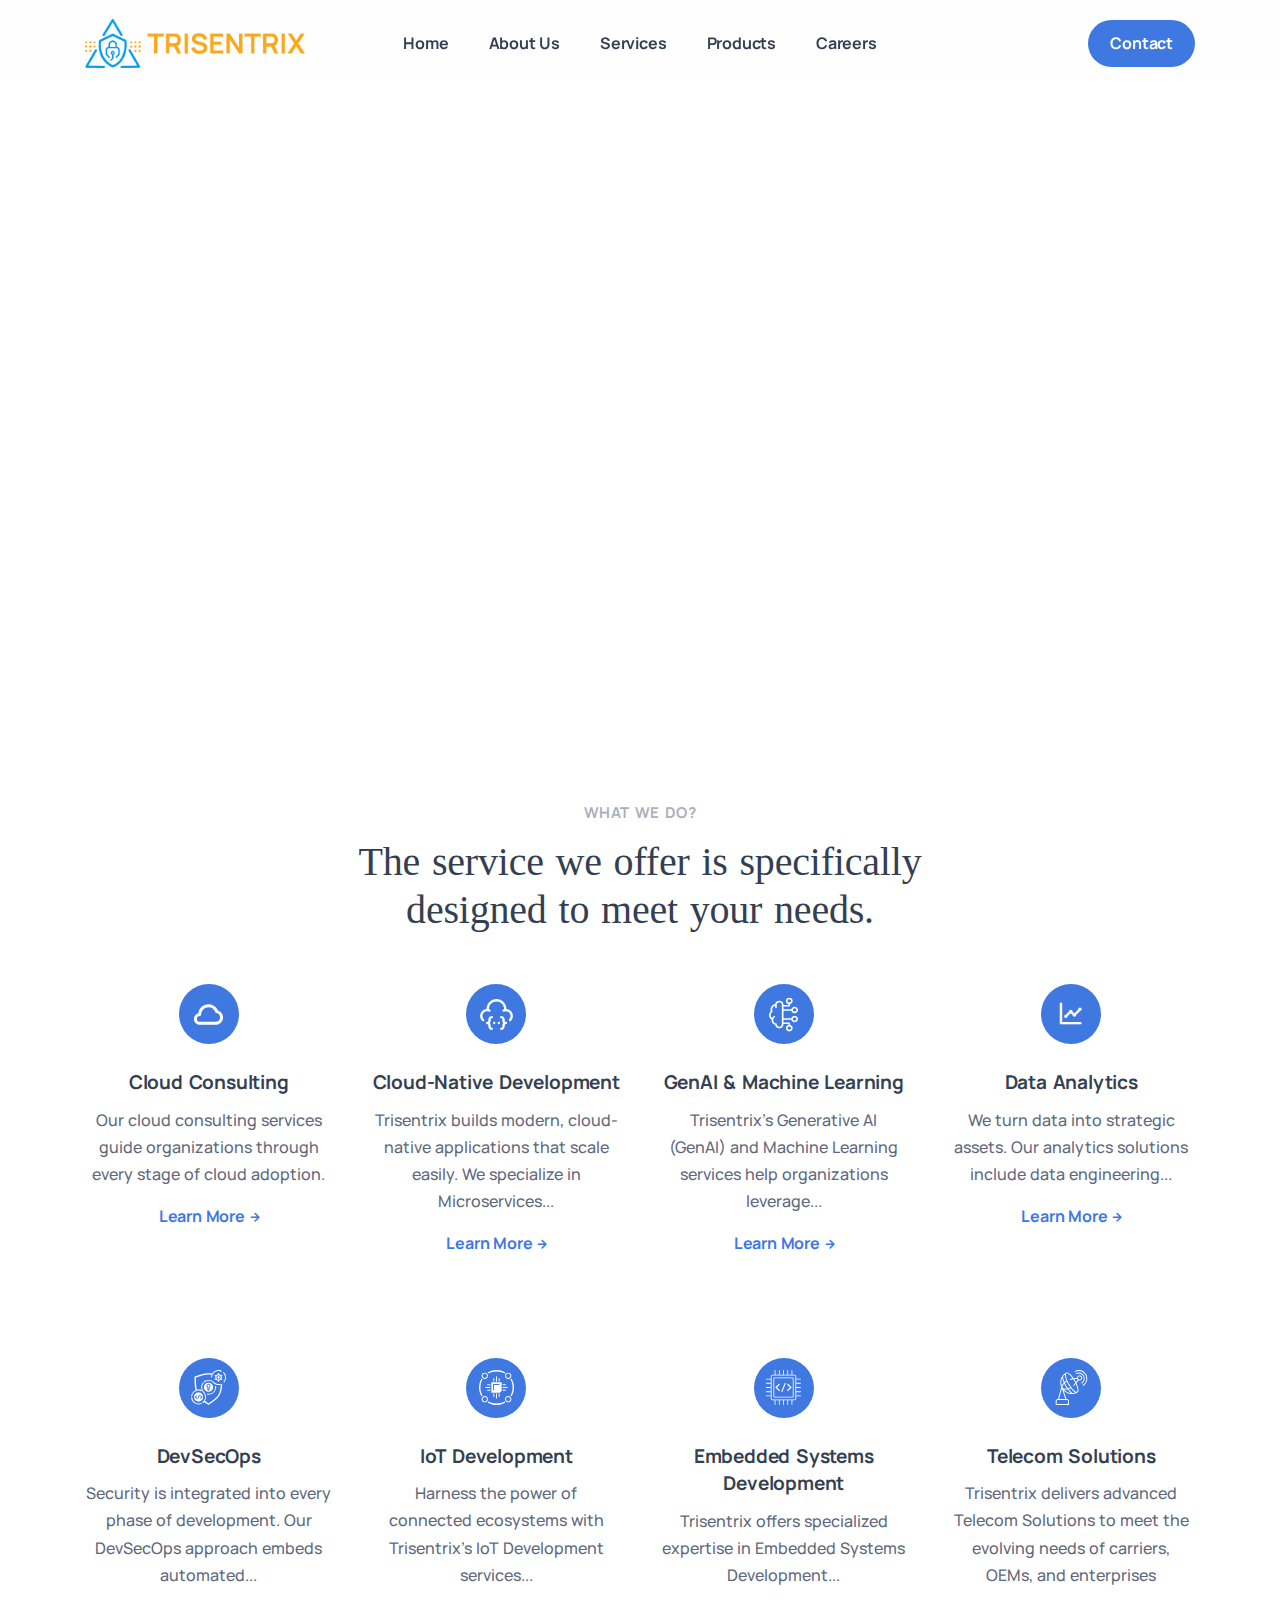
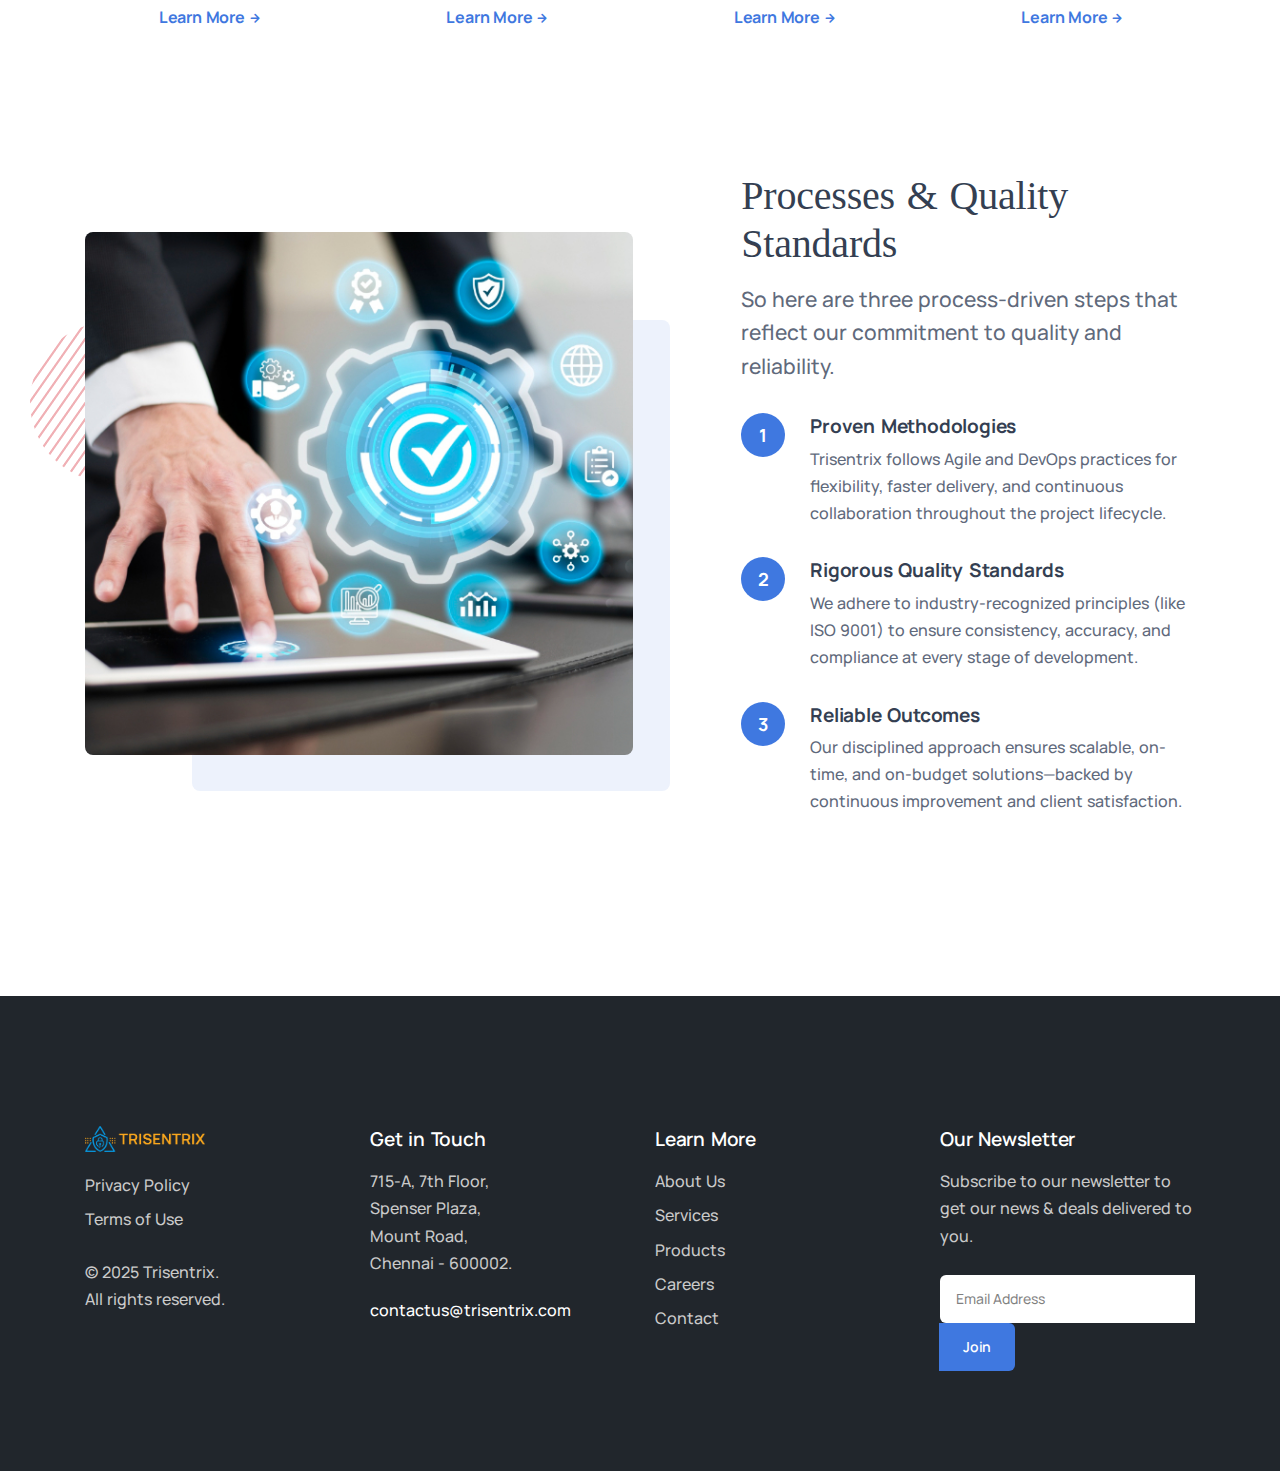
<file: index.html>
<!DOCTYPE html>
<html lang="en">

<head>
  <meta charset="utf-8">
  <meta name="viewport" content="width=device-width, initial-scale=1.0">
  <meta name="description" content="An impressive and flawless site template that includes various UI elements and countless features, attractive ready-made blocks and rich pages, basically everything you need to create a unique and professional website.">
  <meta name="keywords" content="Tailwind CSS, business, corporate, creative, gulp, marketing, minimal, modern, multipurpose, one page, responsive, saas, sass, seo, startup, html5 template, site template">
  <!-- REQUIRED STYLES (SO HEADER WORKS ALONE) -->
  <link rel="shortcut icon" href="./assets/img/favicon.png">
  <link rel="stylesheet" type="text/css" href="./assets/fonts/unicons/unicons.css">
  <link rel="stylesheet" href="./assets/css/plugins.css">
  <link rel="stylesheet" href="./style.css">
</head>
<body>
        <nav class="navbar navbar-expand-lg center-nav transparent navbar-light">
        <div class="container xl:!flex-row lg:!flex-row !flex-nowrap items-center">
          <div class="navbar-brand w-full">
            <a href="./index.html">
              <img src="./assets/img/trise/logo.png" srcset="./assets/img/trise/logo.png 2x" alt="image" width="220">
            </a>
          </div>
          <div class="navbar-collapse offcanvas offcanvas-nav offcanvas-start">
            <div class="offcanvas-header xl:!hidden lg:!hidden flex items-center justify-between flex-row p-6">
              <h3 class="!text-white xl:!text-[1.5rem] !text-[calc(1.275rem_+_0.3vw)] !mb-0">Trisentrix</h3>
              <button type="button" class="btn-close btn-close-white !mr-[-0.75rem] m-0 p-0 leading-none !text-[#343f52] transition-all duration-[0.2s] ease-in-out border-0 motion-reduce:transition-none before:text-[1.05rem] before:text-white before:content-['\ed3b'] before:w-[1.8rem] before:h-[1.8rem] before:leading-[1.8rem] before:shadow-none before:transition-[background] before:duration-[0.2s] before:ease-in-out before:!flex before:justify-center before:items-center before:m-0 before:p-0 before:rounded-[100%] hover:no-underline bg-inherit before:bg-[rgba(255,255,255,.08)] before:font-Unicons hover:before:bg-[rgba(0,0,0,.11)]  " data-bs-dismiss="offcanvas" aria-label="Close"></button>
            </div>
            <div class="offcanvas-body xl:!ml-auto lg:!ml-auto flex  flex-col !h-full">
               <ul class="navbar-nav">
                
                <li class="nav-item">
                  <a class="nav-link" href="index.html">Home</a>
                </li>
                <li class="nav-item">
                  <a class="nav-link" href="./about.html">About Us</a>
                </li>
                <li class="nav-item">
                  <a class="nav-link" href="services.html">Services</a>
                </li>
                <li class="nav-item">
                  <a class="nav-link" href="product.html">Products</a>
                </li>
                <li class="nav-item">
                  <a class="nav-link" href="career.html">Careers</a>
                </li>
              </ul>
              <!-- /.navbar-nav -->
              <div class="offcanvas-footer xl:!hidden lg:!hidden">
                <div>
                  <a href="mailto:first.last@email.com" class="link-inverse">contactus@trisentrix.com</a>
                  <br>  <br>
                  <nav class="nav social social-white !mt-4">
                  <a class="!text-[#cacaca] text-[1rem] transition-all duration-[0.2s] ease-in-out translate-y-0 motion-reduce:transition-none hover:translate-y-[-0.15rem] m-[0_.7rem_0_0]" href="#"><i class="uil uil-twitter before:content-['\ed59'] !text-white text-[1rem]"></i></a>
                  <a class="!text-[#cacaca] text-[1rem] transition-all duration-[0.2s] ease-in-out translate-y-0 motion-reduce:transition-none hover:translate-y-[-0.15rem] m-[0_.7rem_0_0]" href="#"><i class="uil uil-facebook-f before:content-['\eae2'] !text-white text-[1rem]"></i></a>
                  <a class="!text-[#cacaca] text-[1rem] transition-all duration-[0.2s] ease-in-out translate-y-0 motion-reduce:transition-none hover:translate-y-[-0.15rem] m-[0_.7rem_0_0]" href="#"><i class="uil uil-dribbble before:content-['\eaa2'] !text-white text-[1rem]"></i></a>
                  <a class="!text-[#cacaca] text-[1rem] transition-all duration-[0.2s] ease-in-out translate-y-0 motion-reduce:transition-none hover:translate-y-[-0.15rem] m-[0_.7rem_0_0]" href="#"><i class="uil uil-instagram before:content-['\eb9c'] !text-white text-[1rem]"></i></a>
                  <a class="!text-[#cacaca] text-[1rem] transition-all duration-[0.2s] ease-in-out translate-y-0 motion-reduce:transition-none hover:translate-y-[-0.15rem] m-[0_.7rem_0_0]" href="#"><i class="uil uil-youtube before:content-['\edb5'] !text-white text-[1rem]"></i></a>
                  </nav>
                  <!-- /.social -->
                </div>
              </div>
              <!-- /.offcanvas-footer -->
            </div>
            <!-- /.offcanvas-body -->
          </div>
          <!-- /.navbar-collapse -->
          <div class="navbar-other w-full !flex !ml-auto">
            <ul class="navbar-nav !flex-row !items-center !ml-auto">
              <!-- <li class="nav-item dropdown language-select uppercase group">
                <a class="nav-link dropdown-item dropdown-toggle" href="#" role="button" data-bs-toggle="dropdown" aria-haspopup="true" aria-expanded="false">En</a>
                <ul class="dropdown-menu group-hover:shadow-[0_0.25rem_0.75rem_rgba(30,34,40,0.15)]">
                  <li class="nav-item"><a class="dropdown-item hover:!text-[#3f78e0] hover:bg-[inherit] " href="#">En</a></li>
                  <li class="nav-item"><a class="dropdown-item hover:!text-[#3f78e0] hover:bg-[inherit] " href="#">De</a></li>
                  <li class="nav-item"><a class="dropdown-item hover:!text-[#3f78e0] hover:bg-[inherit] " href="#">Es</a></li>
                </ul>
              </li> -->
              <li class="nav-item hidden xl:block lg:block md:block">
                <a href="./contact.html" class="btn btn-sm btn-primary !text-white !bg-[#3f78e0] border-[#3f78e0] hover:text-white hover:bg-[#3f78e0] hover:!border-[#3f78e0]   active:text-white active:bg-[#3f78e0] active:border-[#3f78e0] disabled:text-white disabled:bg-[#3f78e0] disabled:border-[#3f78e0] !rounded-[50rem] hover:translate-y-[-0.15rem] hover:shadow-[0_0.25rem_0.75rem_rgba(30,34,40,0.15)]">Contact</a>
              </li>
              <li class="nav-item xl:!hidden lg:!hidden">
                <button class="hamburger offcanvas-nav-btn"><span>Burger</span></button>
              </li>
            </ul>
            <!-- /.navbar-nav -->
          </div>
          <!-- /.navbar-other -->
        </div>
        <!-- /.container -->
      </nav>
      <!-- /.navbar -->
    </header>
    <!-- /header -->
    
    <section class="wrapper !bg-[#ffffff]">
      <div class="container pt-8 xl:pt-[4.5rem] lg:pt-[4.5rem] md:pt-[4.5rem]">
        <div class="flex flex-wrap mx-[-15px] lg:mx-0 xl:mx-[-20px] !mb-7 md:!mb-10 lg:!mb-[6rem] xl:!mb-[6rem] items-center">
          <div class="md:w-8/12 md:!ml-[16.66666667%] lg:w-6/12 lg:!ml-[8.33333333%] xl:w-6/12 xl:!ml-[8.33333333%] w-full flex-[0_0_auto] !px-[15px] lg:px-0 xl:!px-[20px] max-w-full !relative lg:!order-2 xl:!order-2" data-cue="zoomIn">
            <div class="shape bg-dot primary rellax !w-[7rem] !h-[9rem] absolute z-[1] opacity-50 !bg-[radial-gradient(#3f78e0_2px,transparent_2.5px)]" data-rellax-speed="1" style="top: -1.7rem; left: -1.5rem;"></div>
            <div class="shape rounded !bg-[#edf2fc] rellax xl:block lg:block md:block absolute z-[1]" data-rellax-speed="0" style="bottom: -1.8rem; right: -0.8rem; width: 85%; height: 90%;"></div>
            <figure class="rounded-[0.4rem] relative z-[2]"><img class="rounded-[0.4rem]" src="./assets/img/trise/about7.jpg" srcset="./assets/img/trise/about7.jpg 2x" alt="image"></figure>
          </div>
          <!--/column -->
          <div class="xl:w-5/12 lg:w-5/12 w-full flex-[0_0_auto] !px-[15px] lg:px-0 xl:!px-[20px] max-w-full xl:!mt-[-2.5rem] lg:!mt-[-2.5rem] !mt-[4rem] text-center lg:text-left xl:text-left" data-cues="slideInDown" data-group="page-title" data-delay="600">
            <h1 class="!text-[calc(1.385rem_+_1.62vw)]  !font-normal !tracking-[normal] font-DMSerif !leading-[1.1] xl:!text-[2.6rem] !mb-5">Empowering Digital Transformation Across Industries</h1>
            <p class="lead text-[1.25rem] leading-normal !mb-7 md:!px-10 lg:!px-0">Modern IT solutions tailored for scale, speed, and impact.</p>
            <div class="flex justify-center lg:!justify-start xl:!justify-start" data-cues="slideInDown" data-group="page-title-buttons" data-delay="900">
              <span><a href="contact.html" class="btn btn-lg btn-primary !text-white !bg-[#3f78e0] border-[#3f78e0] hover:text-white hover:bg-[#3f78e0] hover:!border-[#3f78e0]   active:text-white active:bg-[#3f78e0] active:border-[#3f78e0] disabled:text-white disabled:bg-[#3f78e0] disabled:border-[#3f78e0] !rounded-[50rem] !mr-2">Get in Touch</a></span>
              <!-- <span><a href="#" class="btn btn-lg btn-outline-primary !rounded-[50rem]">Free Trial</a></span> -->
            </div>
          </div>
          <!--/column -->
        </div>
        <!-- /.row -->
        
        <!-- /div -->
        <div class="flex flex-wrap mx-[-15px]">
          <div class="md:w-10/12 lg:w-8/12 xl:w-7/12 xxl:w-6/12 w-full flex-[0_0_auto] !px-[15px] max-w-full !mx-auto !text-center">
            <h2 class="!text-[.75rem] uppercase !text-[#aab0bc] !mb-3 !tracking-[0.02rem] !leading-[1.35]">What We Do?</h2>
            <h3 class="!text-[calc(1.325rem_+_0.9vw)] font-DMSerif !font-normal xl:!text-[2rem] !leading-[1.2] !mb-10">The service we offer is specifically designed to meet your needs.</h3>
          </div>
          <!-- /column -->
        </div>
        <!-- /.row -->
        <div class="flex flex-wrap mx-[-15px] xl:mx-[-20px] lg:mx-[-20px] md:mx-[-20px] !mt-[-40px] !text-center !mb-[4.5rem] xl:!mb-[7rem] lg:!mb-[7rem] md:!mb-[7rem]">
          <div class="md:w-6/12 lg:w-3/12 xl:w-3/12 w-full flex-[0_0_auto] !px-[15px] xl:!px-[20px] lg:!px-[20px] md:!px-[20px] !mt-[40px] max-w-full">
            <div class="icon btn btn-circle btn-lg btn-primary !text-white !bg-[#3f78e0] border-[#3f78e0] hover:text-white hover:bg-[#3f78e0] hover:!border-[#3f78e0]   active:text-white active:bg-[#3f78e0] active:border-[#3f78e0] disabled:text-white disabled:bg-[#3f78e0] disabled:border-[#3f78e0] pointer-events-none !mb-5 !w-[3rem] !h-[3rem] xl:!text-[1.3rem] !text-[calc(1.255rem_+_0.06vw)] !inline-flex !items-center !justify-center !leading-none !p-0 !rounded-[100%]"> <i class=""><img src="assets/img/icons/custome-icons/cloud.svg" width="35" alt=""></i> </div>
            <h4>Cloud Consulting</h4>
            <p class="!mb-3">Our cloud consulting services guide organizations through every stage of cloud adoption.</p>
            <a href="services.html#ser-cc" class="more hover">Learn More</a>
          </div>
          <!--/column -->
          <div class="md:w-6/12 lg:w-3/12 xl:w-3/12 w-full flex-[0_0_auto] !px-[15px] xl:!px-[20px] lg:!px-[20px] md:!px-[20px] !mt-[40px] max-w-full">
            <div class="icon btn btn-circle btn-lg btn-primary !text-white !bg-[#3f78e0] border-[#3f78e0] hover:text-white hover:bg-[#3f78e0] hover:!border-[#3f78e0]   active:text-white active:bg-[#3f78e0] active:border-[#3f78e0] disabled:text-white disabled:bg-[#3f78e0] disabled:border-[#3f78e0] pointer-events-none !mb-5 !w-[3rem] !h-[3rem] xl:!text-[1.3rem] !text-[calc(1.255rem_+_0.06vw)] !inline-flex !items-center !justify-center !leading-none !p-0 !rounded-[100%]"> <i class="">
              <img src="assets/img/icons/custome-icons/cloud-dev.svg" width="35" title="icons">
            </i> </div>
            <h4>Cloud-Native Development</h4>
            <p class="!mb-3">Trisentrix builds modern, cloud-native applications that scale easily. We specialize in Microservices...</p>
            <a href="services.html#ser-cnd" class="more hover">Learn More</a>
          </div>
          <!--/column -->
          <div class="md:w-6/12 lg:w-3/12 xl:w-3/12 w-full flex-[0_0_auto] !px-[15px] xl:!px-[20px] lg:!px-[20px] md:!px-[20px] !mt-[40px] max-w-full">
            <div class="icon btn btn-circle btn-lg btn-primary !text-white !bg-[#3f78e0] border-[#3f78e0] hover:text-white hover:bg-[#3f78e0] hover:!border-[#3f78e0]   active:text-white active:bg-[#3f78e0] active:border-[#3f78e0] disabled:text-white disabled:bg-[#3f78e0] disabled:border-[#3f78e0] pointer-events-none !mb-5 !w-[3rem] !h-[3rem] xl:!text-[1.3rem] !text-[calc(1.255rem_+_0.06vw)] !inline-flex !items-center !justify-center !leading-none !p-0 !rounded-[100%]"> <i class=""><img src="assets/img/icons/custome-icons/ml.svg" width="35" title="icons"></i> </div>
            <h4>GenAI & Machine Learning</h4>
            <p class="!mb-3">Trisentrix’s Generative AI (GenAI) and Machine Learning services help organizations leverage...</p>
            <a href="services.html#ser-gm" class="more hover">Learn More</a>
          </div>
          <!--/column -->
          <div class="md:w-6/12 lg:w-3/12 xl:w-3/12 w-full flex-[0_0_auto] !px-[15px] xl:!px-[20px] lg:!px-[20px] md:!px-[20px] !mt-[40px] max-w-full">
            <div class="icon btn btn-circle btn-lg btn-primary !text-white !bg-[#3f78e0] border-[#3f78e0] hover:text-white hover:bg-[#3f78e0] hover:!border-[#3f78e0]   active:text-white active:bg-[#3f78e0] active:border-[#3f78e0] disabled:text-white disabled:bg-[#3f78e0] disabled:border-[#3f78e0] pointer-events-none !mb-5 !w-[3rem] !h-[3rem] xl:!text-[1.3rem] !text-[calc(1.255rem_+_0.06vw)] !inline-flex !items-center !justify-center !leading-none !p-0 !rounded-[100%]"> <i class="uil uil-chart-line before:content-['\e9d3']"></i> </div>
            <h4>Data Analytics</h4>
            <p class="!mb-3">We turn data into strategic assets. Our analytics solutions include data engineering...</p>
            <a href="services.html#ser-da" class="more hover">Learn More</a>
          </div>
          <!--/column -->
        </div>
        <!--/.row -->


         <div class="flex flex-wrap mx-[-15px] xl:mx-[-20px] lg:mx-[-20px] md:mx-[-20px] !mt-[-80px] !text-center !mb-[4.5rem] xl:!mb-[7rem] lg:!mb-[7rem] md:!mb-[7rem]">
          <div class="md:w-6/12 lg:w-3/12 xl:w-3/12 w-full flex-[0_0_auto] !px-[15px] xl:!px-[20px] lg:!px-[20px] md:!px-[20px] !mt-[40px] max-w-full">
            <div class="icon btn btn-circle btn-lg btn-primary !text-white !bg-[#3f78e0] border-[#3f78e0] hover:text-white hover:bg-[#3f78e0] hover:!border-[#3f78e0]   active:text-white active:bg-[#3f78e0] active:border-[#3f78e0] disabled:text-white disabled:bg-[#3f78e0] disabled:border-[#3f78e0] pointer-events-none !mb-5 !w-[3rem] !h-[3rem] xl:!text-[1.3rem] !text-[calc(1.255rem_+_0.06vw)] !inline-flex !items-center !justify-center !leading-none !p-0 !rounded-[100%]"> <i class=""><img src="assets/img/icons/custome-icons/dev-sec.svg" width="35" title="icons"></i> </div>
            <h4>DevSecOps</h4>
            <p class="!mb-3">Security is integrated into every phase of development. Our DevSecOps approach embeds automated...</p>
            <a href="services.html#ser-dso" class="more hover">Learn More</a>
          </div>
          <!--/column -->
          <div class="md:w-6/12 lg:w-3/12 xl:w-3/12 w-full flex-[0_0_auto] !px-[15px] xl:!px-[20px] lg:!px-[20px] md:!px-[20px] !mt-[40px] max-w-full">
            <div class="icon btn btn-circle btn-lg btn-primary !text-white !bg-[#3f78e0] border-[#3f78e0] hover:text-white hover:bg-[#3f78e0] hover:!border-[#3f78e0]   active:text-white active:bg-[#3f78e0] active:border-[#3f78e0] disabled:text-white disabled:bg-[#3f78e0] disabled:border-[#3f78e0] pointer-events-none !mb-5 !w-[3rem] !h-[3rem] xl:!text-[1.3rem] !text-[calc(1.255rem_+_0.06vw)] !inline-flex !items-center !justify-center !leading-none !p-0 !rounded-[100%]"> <i class="">
              <img src="assets/img/icons/custome-icons/iot-dev.svg" width="35" title="icons"> 
            </i> </div>
            <h4>IoT Development</h4>
            <p class="!mb-3">Harness the power of connected ecosystems with Trisentrix’s IoT Development services...</p>
            <a href="services.html#ser-iotd" class="more hover">Learn More</a>
          </div>
          <!--/column -->
          <div class="md:w-6/12 lg:w-3/12 xl:w-3/12 w-full flex-[0_0_auto] !px-[15px] xl:!px-[20px] lg:!px-[20px] md:!px-[20px] !mt-[40px] max-w-full">
            <div class="icon btn btn-circle btn-lg btn-primary !text-white !bg-[#3f78e0] border-[#3f78e0] hover:text-white hover:bg-[#3f78e0] hover:!border-[#3f78e0]   active:text-white active:bg-[#3f78e0] active:border-[#3f78e0] disabled:text-white disabled:bg-[#3f78e0] disabled:border-[#3f78e0] pointer-events-none !mb-5 !w-[3rem] !h-[3rem] xl:!text-[1.3rem] !text-[calc(1.255rem_+_0.06vw)] !inline-flex !items-center !justify-center !leading-none !p-0 !rounded-[100%]"> <i class=""><img src="assets/img/icons/custome-icons/embedded.svg" width="35" title="icons"></i> </div>
            <h4>Embedded Systems Development</h4>
            <p class="!mb-3">Trisentrix offers specialized expertise in Embedded Systems Development...</p>
            <a href="services.html#ser-esd" class="more hover">Learn More</a>
          </div>
          <!--/column -->
          <div class="md:w-6/12 lg:w-3/12 xl:w-3/12 w-full flex-[0_0_auto] !px-[15px] xl:!px-[20px] lg:!px-[20px] md:!px-[20px] !mt-[40px] max-w-full">
            <div class="icon btn btn-circle btn-lg btn-primary !text-white !bg-[#3f78e0] border-[#3f78e0] hover:text-white hover:bg-[#3f78e0] hover:!border-[#3f78e0]   active:text-white active:bg-[#3f78e0] active:border-[#3f78e0] disabled:text-white disabled:bg-[#3f78e0] disabled:border-[#3f78e0] pointer-events-none !mb-5 !w-[3rem] !h-[3rem] xl:!text-[1.3rem] !text-[calc(1.255rem_+_0.06vw)] !inline-flex !items-center !justify-center !leading-none !p-0 !rounded-[100%]">  <i class=""><img src="assets/img/icons/custome-icons/tele.svg" width="35" title="icons"></i></div>
            <h4>Telecom Solutions</h4>
            <p class="!mb-3">Trisentrix delivers advanced Telecom Solutions to meet the evolving needs of carriers, OEMs, and enterprises</p>
            <a href="services.html#ser-ts" class="more hover">Learn More</a>
          </div>
          <!--/column -->
        </div>
        <!--/.row -->




        <div class="flex flex-wrap mx-[-15px] max-sm:!mt-[-50px] !mt-[-80px] xl:mx-[-7.5px] lg:mx-[-7.5px] items-center !mb-[4.5rem] md:!mb-[7rem] lg:!mb-[9rem] xl:!mb-[9rem]">
          <div class="md:w-8/12 lg:w-6/12 xl:w-6/12 w-full flex-[0_0_auto] xl:!px-[7.5px] lg:!px-[7.5px] !px-[15px] max-w-full !relative !mt-[80px]">
            <div class="shape bg-line red !rounded-[50%] rellax !w-[8rem] !h-[8rem] absolute z-[1] opacity-50 bg-[radial-gradient(#3f78e0_2px,transparent_2.5px)]" data-rellax-speed="1" style="top: -2.2rem; left: -2.4rem;"></div>

            <div class="shape !rounded-[.4rem] !bg-[#edf2fc] rellax xl:block lg:block md:block !absolute z-[1]" data-rellax-speed="0" style="bottom: -1.8rem; right: -1.5rem; width: 85%; height: 90%; "></div>
            <figure class="!rounded-[.4rem] relative z-[2]"><img class="!rounded-[.4rem]" src="./assets/img/trise/about9.jpg" srcset="./assets/img/trise/about9.jpg 2x" alt="image"></figure>
          </div>
          <!--/column -->
          <div class="lg:w-5/12 xl:w-5/12 xl:!ml-[8.33333333%] lg:!ml-[8.33333333%] w-full flex-[0_0_auto] xl:!px-[7.5px] lg:!px-[7.5px] !px-[15px] max-w-full !mt-[80px]">
            <h2 class="h1 !text-[calc(1.325rem_+_0.9vw)] xl:!text-[2rem] !leading-[1.2] !mb-3 font-DMSerif !font-normal">Processes & Quality Standards</h2>
            <p class="lead text-[1.05rem] !leading-[1.6] !mb-6">So here are three process-driven steps that reflect our commitment to quality and reliability.</p>
            <div class="flex flex-row !mb-6">
              <div>
                <span class="icon btn btn-circle btn-primary !text-white !bg-[#3f78e0] border-[#3f78e0] hover:text-white hover:bg-[#3f78e0] hover:!border-[#3f78e0]   active:text-white active:bg-[#3f78e0] active:border-[#3f78e0] disabled:text-white disabled:bg-[#3f78e0] disabled:border-[#3f78e0] pointer-events-none !mr-5 w-[2.2rem] h-[2.2rem] !inline-flex !items-center !justify-center !text-[1rem] !leading-none !p-0 !rounded-[100%]"><span class="number text-[0.9rem] table-cell text-center align-middle font-bold mx-auto my-0">1</span></span>
              </div>
              <div>
                <h4 class="!mb-1">Proven Methodologies</h4>
                <p class="!mb-0">Trisentrix follows Agile and DevOps practices for flexibility, faster delivery, and continuous collaboration throughout the project lifecycle.</p>
              </div>
            </div>
            <div class="flex flex-row !mb-6">
              <div>
                <span class="icon btn btn-circle btn-primary !text-white !bg-[#3f78e0] border-[#3f78e0] hover:text-white hover:bg-[#3f78e0] hover:!border-[#3f78e0]   active:text-white active:bg-[#3f78e0] active:border-[#3f78e0] disabled:text-white disabled:bg-[#3f78e0] disabled:border-[#3f78e0] pointer-events-none !mr-5 w-[2.2rem] h-[2.2rem] !inline-flex !items-center !justify-center !text-[1rem] !leading-none !p-0 !rounded-[100%]"><span class="number text-[0.9rem] table-cell text-center align-middle font-bold mx-auto my-0">2</span></span>
              </div>
              <div>
                <h4 class="!mb-1">Rigorous Quality Standards</h4>
                <p class="!mb-0">We adhere to industry-recognized principles (like ISO 9001) to ensure consistency, accuracy, and compliance at every stage of development.</p>
              </div>
            </div>
            <div class="flex flex-row">
              <div>
                <span class="icon btn btn-circle btn-primary !text-white !bg-[#3f78e0] border-[#3f78e0] hover:text-white hover:bg-[#3f78e0] hover:!border-[#3f78e0]   active:text-white active:bg-[#3f78e0] active:border-[#3f78e0] disabled:text-white disabled:bg-[#3f78e0] disabled:border-[#3f78e0] pointer-events-none !mr-5 w-[2.2rem] h-[2.2rem] !inline-flex !items-center !justify-center !text-[1rem] !leading-none !p-0 !rounded-[100%]"><span class="number text-[0.9rem] table-cell text-center align-middle font-bold mx-auto my-0">3</span></span>
              </div>
              <div>
                <h4 class="!mb-1">Reliable Outcomes</h4>
                <p class="!mb-0">Our disciplined approach ensures scalable, on-time, and on-budget solutions—backed by continuous improvement and client satisfaction.</p>
              </div>
            </div>
          </div>
          <!--/column -->
        </div>
        <!--/.row -->
       
      </div>
      </section>
     
      <!-- /.container-fluid -->
<footer class="!bg-[#21262c] shrink-0">
  <div class="container py-16 xl:!py-20 lg:!py-20 md:!py-20">

    <div class="flex flex-wrap mx-[-15px] !mt-[-30px] xl:!mt-0 lg:!mt-0">

      <div class="md:w-4/12 xl:w-3/12 lg:w-3/12 w-full px-[15px] !mt-[30px]">
        <div class="widget !text-[#cacaca]">
          <img class="!mb-4" src="./assets/img/trise/logo.png" style="width: 120px; height: auto; display: block;" alt="Trisentrix">

          <ul class="pl-0 list-none !mb-0">
            <li>
              <a class="!text-[#cacaca] hover:!text-[#3f78e0]" href="#">
                Privacy Policy
              </a>
            </li>
            <li class="!mt-[0.35rem]">
              <a class="!text-[#cacaca] hover:!text-[#3f78e0]" href="#">
                Terms of Use
              </a>
            </li>
          </ul>

          <p class="!mb-0 !mt-5">
            © 2025 Trisentrix.<br class="hidden xl:block lg:block">
            All rights reserved.
          </p>
        </div>
      </div>

      <div class="md:w-4/12 xl:w-3/12 lg:w-3/12 w-full px-[15px] !mt-[30px]">
        <div class="widget !text-[#cacaca]">
          <h4 class="widget-title !text-white !mb-3">Get in Touch</h4>

          <address class="not-italic !leading-[inherit] !mb-4">
            715-A, 7th Floor,<br>
            Spenser Plaza,<br>
            Mount Road,<br>
            Chennai - 600002.
          </address>

          <a class="!text-[#cacaca] hover:!text-[#3f78e0]" href="mailto:contactus@trisentrix.com" style="color:#ffffff !important; text-decoration:none;">
            contactus@trisentrix.com
          </a>
        </div>
      </div>

      <div class="md:w-4/12 xl:w-3/12 lg:w-3/12 w-full px-[15px] !mt-[30px]">
        <div class="widget !text-[#cacaca]">
          <h4 class="widget-title !text-white !mb-3">Learn More</h4>

          <ul class="pl-0 list-none !mb-0">
            <li><a class="!text-[#cacaca] hover:!text-[#3f78e0]" href="about.html">About Us</a></li>
            <li class="!mt-[0.35rem]"><a class="!text-[#cacaca] hover:!text-[#3f78e0]" href="services.html">Services</a></li>
            <li class="!mt-[0.35rem]"><a class="!text-[#cacaca] hover:!text-[#3f78e0]" href="product.html">Products</a></li>
            <li class="!mt-[0.35rem]"><a class="!text-[#cacaca] hover:!text-[#3f78e0]" href="career.html">Careers</a></li>
            <li class="!mt-[0.35rem]"><a class="!text-[#cacaca] hover:!text-[#3f78e0]" href="contact.html">Contact</a></li>
          </ul>
        </div>
      </div>

      <div class="md:w-full xl:w-3/12 lg:w-3/12 w-full px-[15px] !mt-[30px]">
        <div class="widget !text-[#cacaca]">
          <h4 class="widget-title !text-white !mb-3">Our Newsletter</h4>

          <p class="!mb-5">
            Subscribe to our newsletter to get our news & deals delivered to you.
          </p>

          <div class="newsletter-wrapper">
            <div class="input-group" style="display: flex; gap: 0; align-items: stretch; width: 100%;">

              <input
                type="email"
                class="form-control"
                placeholder="Email Address"
                aria-label="Email Address"
                style="
                  background:#ffffff;
                  color:#000000;
                  padding:12px 16px;
                  border-radius:6px 0 0 6px;
                  border: none;
                  flex: 1;
                  min-width: 200px;
                  height: 48px;
                  box-sizing: border-box;
                  font-size: 14px;
                "
              >

              <button
                class="btn btn-primary"
                style="
                  background:#3f78e0;
                  border-radius:0 6px 6px 0;
                  border: none;
                  padding: 0 24px;
                  color: #fff;
                  font-weight: 600;
                  white-space: nowrap;
                  cursor: pointer;
                  height: 48px;
                  display: flex;
                  align-items: center;
                  justify-content: center;
                  font-size: 14px;
                "
              >
                Join
              </button>

            </div>
          </div>

        </div>
      </div>
  <div class="progress-wrap fixed w-[2.3rem] h-[2.3rem] cursor-pointer block shadow-[inset_0_0_0_0.1rem_rgba(128,130,134,0.25)] z-[1010] opacity-0 invisible translate-y-3 transition-all duration-[0.2s] ease-[linear,margin-right] delay-[0s] rounded-[100%] right-6 bottom-6 motion-reduce:transition-none after:absolute after:content-['\e951'] after:text-center after:leading-[2.3rem] after:text-[1.2rem] after:!text-[#3f78e0] after:h-[2.3rem] after:w-[2.3rem] after:cursor-pointer after:block after:z-[1] after:transition-all after:duration-[0.2s] after:ease-linear after:left-0 after:top-0 motion-reduce:after:transition-none after:font-Unicons">
    <svg class="progress-circle svg-content" width="100%" height="100%" viewBox="-1 -1 102 102">
      <path class="fill-none stroke-[#3f78e0] stroke-[4] box-border transition-all duration-[0.2s] ease-linear motion-reduce:transition-none" d="M50,1 a49,49 0 0,1 0,98 a49,49 0 0,1 0,-98" />
    </svg>
  </div>
    </div>
  </div>

  
        

</footer>
  <script src="./assets/js/plugins.js"></script>
  <script src="./assets/js/theme.js"></script>
</body>

</html>
</file>
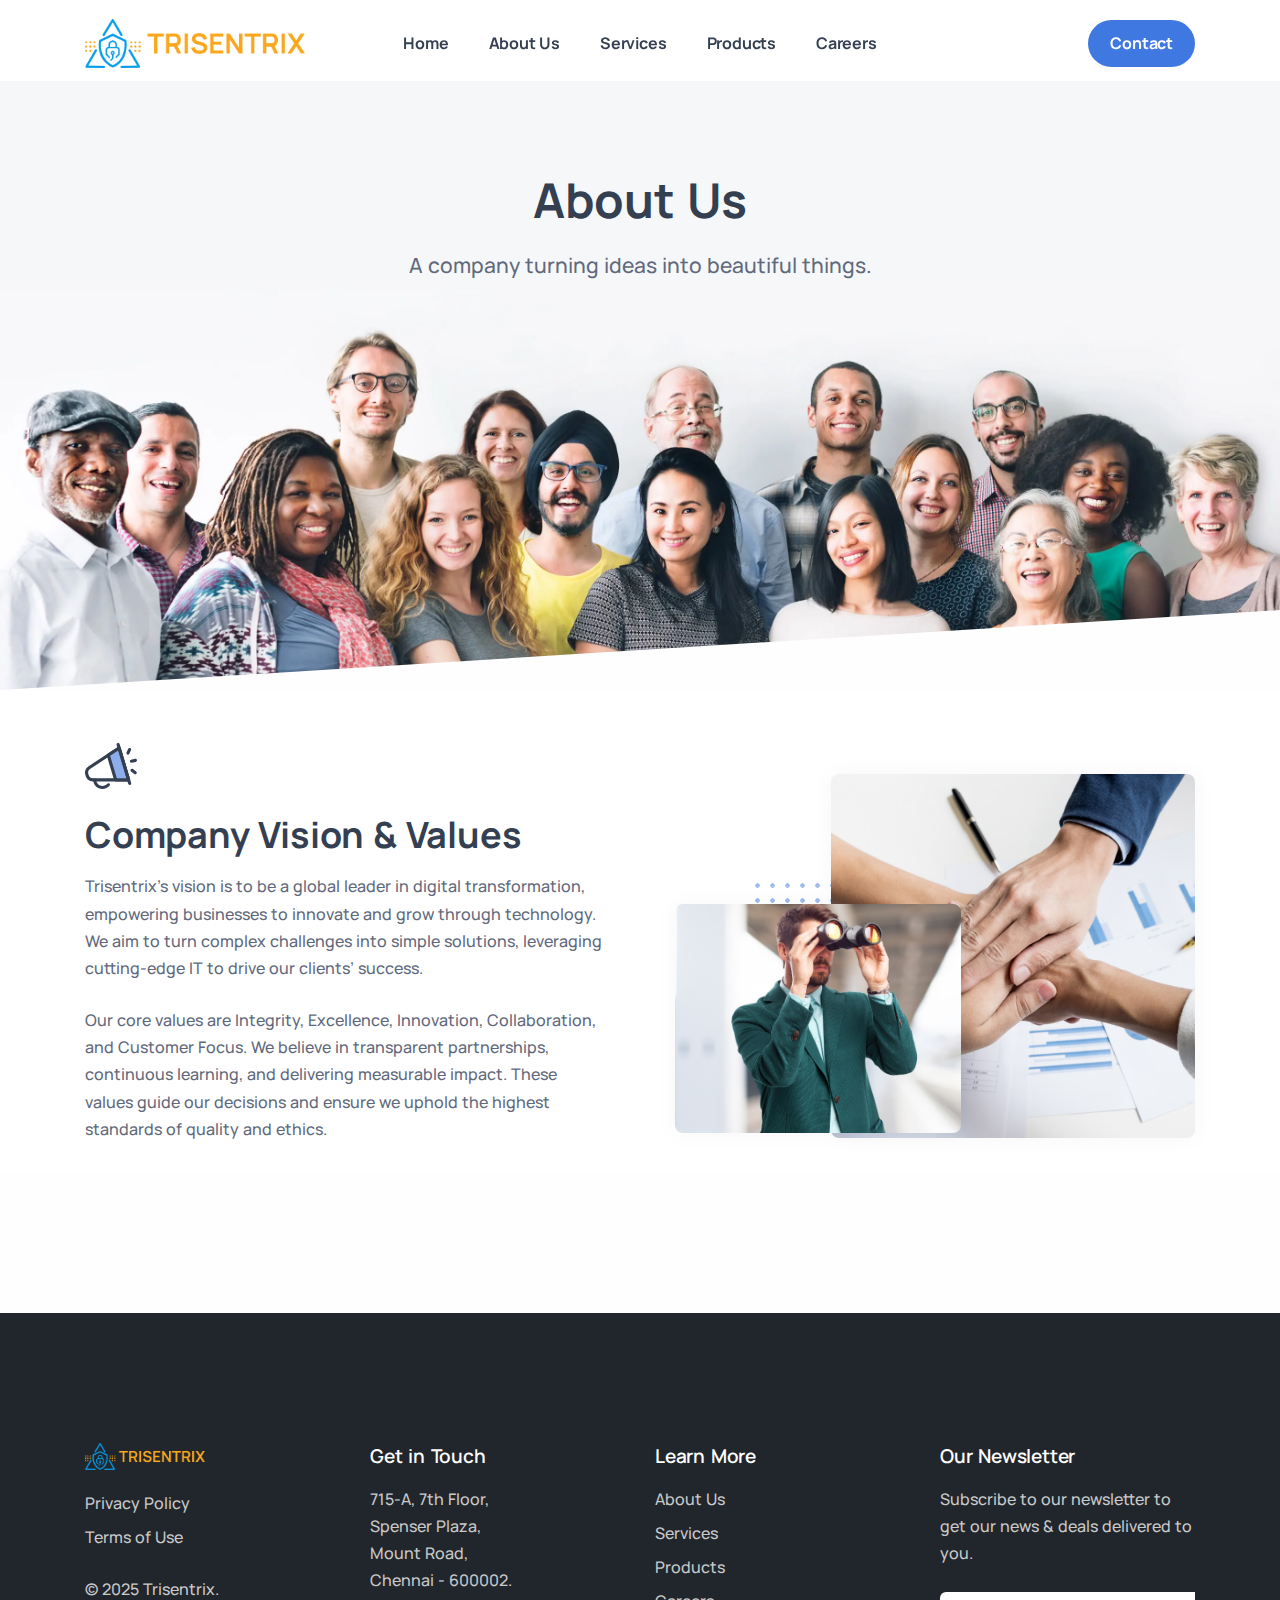
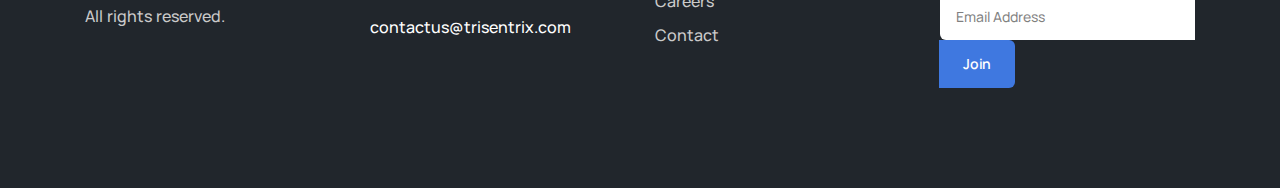
<file: about.html>
<!DOCTYPE html>
<html lang="en">

<head>
  <meta charset="utf-8">
  <meta name="viewport" content="width=device-width, initial-scale=1.0">
  <meta name="description" content="An impressive and flawless site template that includes various UI elements and countless features, attractive ready-made blocks and rich pages, basically everything you need to create a unique and professional website.">
  <meta name="keywords" content="Tailwind CSS, business, corporate, creative, gulp, marketing, minimal, modern, multipurpose, one page, responsive, saas, sass, seo, startup, html5 template, site template">
  <meta name="author" content="elemis">
  <title>Trisentrix – About Us - IT Services and Technology Solutions</title>
  <link rel="shortcut icon" href="./assets/img/favicon.png">
	<link rel="stylesheet" type="text/css" href="./assets/fonts/unicons/unicons.css">
  <link rel="stylesheet" href="./assets/css/plugins.css">
  <link rel="stylesheet" href="./style.css">

  <style>
    .item-inner .card {
    min-height: 530px;
    }
  </style>
</head>

<body>
  <div class="grow shrink-0">

     <header class="relative wrapper !bg-[#ffffff] ">
      <nav class="navbar navbar-expand-lg center-nav transparent navbar-light">
        <div class="container xl:!flex-row lg:!flex-row !flex-nowrap items-center">
          <div class="navbar-brand w-full">
            <a href="./index.html">
              <img src="./assets/img/trise/logo.png" srcset="./assets/img/trise/logo.png 2x" alt="image" width="220">
            </a>
          </div>
          <div class="navbar-collapse offcanvas offcanvas-nav offcanvas-start">
            <div class="offcanvas-header xl:!hidden lg:!hidden flex items-center justify-between flex-row p-6">
              <h3 class="!text-white xl:!text-[1.5rem] !text-[calc(1.275rem_+_0.3vw)] !mb-0">Trisentrix</h3>
              <button type="button" class="btn-close btn-close-white !mr-[-0.75rem] m-0 p-0 leading-none !text-[#343f52] transition-all duration-[0.2s] ease-in-out border-0 motion-reduce:transition-none before:text-[1.05rem] before:text-white before:content-['\ed3b'] before:w-[1.8rem] before:h-[1.8rem] before:leading-[1.8rem] before:shadow-none before:transition-[background] before:duration-[0.2s] before:ease-in-out before:!flex before:justify-center before:items-center before:m-0 before:p-0 before:rounded-[100%] hover:no-underline bg-inherit before:bg-[rgba(255,255,255,.08)] before:font-Unicons hover:before:bg-[rgba(0,0,0,.11)]  " data-bs-dismiss="offcanvas" aria-label="Close"></button>
            </div>
            <div class="offcanvas-body xl:!ml-auto lg:!ml-auto flex  flex-col !h-full">
               <ul class="navbar-nav">
                
                <li class="nav-item">
                  <a class="nav-link" href="index.html">Home</a>
                </li>
                <li class="nav-item">
                  <a class="nav-link" href="./about.html">About Us</a>
                </li>
                <li class="nav-item">
                  <a class="nav-link" href="services.html">Services</a>
                </li>
                <li class="nav-item">
                  <a class="nav-link" href="product.html">Products</a>
                </li>
                <li class="nav-item">
                  <a class="nav-link" href="career.html">Careers</a>
                </li>
              </ul>
              <!-- /.navbar-nav -->
              <div class="offcanvas-footer xl:!hidden lg:!hidden">
                <div>
                  <a href="mailto:first.last@email.com" class="link-inverse">contactus@trisentrix.com</a>
                  <br>  <br>
                  <nav class="nav social social-white !mt-4">
                  <a class="!text-[#cacaca] text-[1rem] transition-all duration-[0.2s] ease-in-out translate-y-0 motion-reduce:transition-none hover:translate-y-[-0.15rem] m-[0_.7rem_0_0]" href="#"><i class="uil uil-twitter before:content-['\ed59'] !text-white text-[1rem]"></i></a>
                  <a class="!text-[#cacaca] text-[1rem] transition-all duration-[0.2s] ease-in-out translate-y-0 motion-reduce:transition-none hover:translate-y-[-0.15rem] m-[0_.7rem_0_0]" href="#"><i class="uil uil-facebook-f before:content-['\eae2'] !text-white text-[1rem]"></i></a>
                  <a class="!text-[#cacaca] text-[1rem] transition-all duration-[0.2s] ease-in-out translate-y-0 motion-reduce:transition-none hover:translate-y-[-0.15rem] m-[0_.7rem_0_0]" href="#"><i class="uil uil-dribbble before:content-['\eaa2'] !text-white text-[1rem]"></i></a>
                  <a class="!text-[#cacaca] text-[1rem] transition-all duration-[0.2s] ease-in-out translate-y-0 motion-reduce:transition-none hover:translate-y-[-0.15rem] m-[0_.7rem_0_0]" href="#"><i class="uil uil-instagram before:content-['\eb9c'] !text-white text-[1rem]"></i></a>
                  <a class="!text-[#cacaca] text-[1rem] transition-all duration-[0.2s] ease-in-out translate-y-0 motion-reduce:transition-none hover:translate-y-[-0.15rem] m-[0_.7rem_0_0]" href="#"><i class="uil uil-youtube before:content-['\edb5'] !text-white text-[1rem]"></i></a>
                  </nav>
                  <!-- /.social -->
                </div>
              </div>
              <!-- /.offcanvas-footer -->
            </div>
            <!-- /.offcanvas-body -->
          </div>
          <!-- /.navbar-collapse -->
          <div class="navbar-other w-full !flex !ml-auto">
            <ul class="navbar-nav !flex-row !items-center !ml-auto">
              <!-- <li class="nav-item dropdown language-select uppercase group">
                <a class="nav-link dropdown-item dropdown-toggle" href="#" role="button" data-bs-toggle="dropdown" aria-haspopup="true" aria-expanded="false">En</a>
                <ul class="dropdown-menu group-hover:shadow-[0_0.25rem_0.75rem_rgba(30,34,40,0.15)]">
                  <li class="nav-item"><a class="dropdown-item hover:!text-[#3f78e0] hover:bg-[inherit] " href="#">En</a></li>
                  <li class="nav-item"><a class="dropdown-item hover:!text-[#3f78e0] hover:bg-[inherit] " href="#">De</a></li>
                  <li class="nav-item"><a class="dropdown-item hover:!text-[#3f78e0] hover:bg-[inherit] " href="#">Es</a></li>
                </ul>
              </li> -->
              <li class="nav-item hidden xl:block lg:block md:block">
                <a href="./contact.html" class="btn btn-sm btn-primary !text-white !bg-[#3f78e0] border-[#3f78e0] hover:text-white hover:bg-[#3f78e0] hover:!border-[#3f78e0]   active:text-white active:bg-[#3f78e0] active:border-[#3f78e0] disabled:text-white disabled:bg-[#3f78e0] disabled:border-[#3f78e0] !rounded-[50rem] hover:translate-y-[-0.15rem] hover:shadow-[0_0.25rem_0.75rem_rgba(30,34,40,0.15)]">Contact</a>
              </li>
              <li class="nav-item xl:!hidden lg:!hidden">
                <button class="hamburger offcanvas-nav-btn"><span>Burger</span></button>
              </li>
            </ul>
            <!-- /.navbar-nav -->
          </div>
          <!-- /.navbar-other -->
        </div>
        <!-- /.container -->
      </nav>
      <!-- /.navbar -->
    </header>
    <!-- /header -->
    
    <section class="wrapper  bg-[rgba(246,247,249,1)] ">
      <div class="container pt-10 xl:pt-[4.5rem] lg:pt-[4.5rem] md:pt-[4.5rem] !text-center">
        <div class="flex flex-wrap mx-[-15px]">
          <div class="xl:w-6/12 flex-[0_0_auto] !px-[15px] max-w-full !mx-auto">
            <h1 class="!text-[calc(1.365rem_+_1.38vw)] font-bold !leading-[1.2] xl:!text-[2.4rem] !mb-4">About Us</h1>
            <p class="lead text-[1.05rem] !leading-[1.6] font-medium !mb-0">A company turning ideas into beautiful things.</p>
          </div>
          <!-- /column -->
        </div>
        <!-- /.row -->
      </div>
      <!-- /.container -->
      <figure class="absoute" style="bottom: 0; left: 0; z-index: 2;"><img src="./assets/img/trise/bg12.webp" alt="image"></figure>
    </section>
    <!-- /section -->
    <section class="wrapper !bg-[#ffffff]  angled upper-end lower-end relative border-0 before:top-[-4rem] before:border-l-transparent before:border-r-[100vw] before:border-t-[4rem] before:border-[#fefefe] before:content-[''] before:block before:absolute before:z-0 before:!border-y-transparent before:border-0 before:border-solid before:right-0 after:bottom-[-4rem] after:border-l-transparent after:border-r-[100vw] after:border-b-[4rem] after:border-[#fefefe] after:content-[''] after:block after:absolute after:z-0 after:!border-y-transparent after:border-0 after:border-solid after:right-0">
      <div class="container xl:!pt-24">
        <div class="flex flex-wrap mx-[-15px] xl:mx-[-35px] lg:mx-[-20px] !mt-[-50px] !mb-[4.5rem] xl:!mb-[7rem] lg:!mb-[7rem] md:!mb-[7rem] items-center">
          <div class="xl:w-6/12 lg:w-6/12 w-full flex-[0_0_auto] xl:!px-[35px] lg:!px-[20px] !px-[15px] !mt-[50px] max-w-full !relative xl:!order-2 lg:!order-2">
            <div class="shape bg-dot primary bg-[radial-gradient(#3f78e0_2px,transparent_2.5px)] rellax !w-[6rem] !h-[10rem] absolute z-[1] opacity-50" data-rellax-speed="1" style="top: 3rem; left: 5.5rem"></div>
            <div class="flex flex-wrap !relative overlap-grid-2">
              <div class="item xl:w-[70%] xl:z-[3] xl:ml-[30%] xl:!mt-0 lg:w-[70%] lg:z-[3] lg:ml-[30%] lg:!mt-0 md:w-[70%] md:z-[3] md:ml-[30%] md:!mt-0">
                <figure class="!rounded-[.4rem] shadow-[0_0_1.25rem_rgba(30,34,40,0.04)] relative"><img class="!rounded-[.4rem] " src="./assets/img/trise/about3.jpg" srcset="./assets/img/trise/about3.jpg 2x" alt="image"></figure>
              </div>
              <div class="item xl:w-[55%] xl:!mt-[-45%] xl:z-[4] xl:ml-0 lg:w-[55%] lg:!mt-[-45%] lg:z-[4] lg:ml-0 md:w-[55%] md:!mt-[-45%] md:z-[4] md:ml-0">
                <figure class="!rounded-[.4rem] shadow-[0_0_1.25rem_rgba(30,34,40,0.04)] relative"><img class="!rounded-[.4rem] " src="./assets/img/trise/about12.jpg" srcset="./assets/img/trise/about12.jpg 2x" alt="image"></figure>
              </div>
            </div>
          </div>
          <!--/column -->
          <div class="xl:w-6/12 lg:w-6/12 w-full flex-[0_0_auto] xl:!px-[35px] lg:!px-[20px] !px-[15px] !mt-[50px] max-w-full">
            <svg xmlns="http://www.w3.org/2000/svg" viewBox="0 0 409.6 362.5" data-inject-url="https://sandbox-tailwind-template.netlify.app/assets/img/icons/lineal/megaphone.svg" class="svg-inject icon-svg icon-svg-md !w-[2.6rem] !h-[2.6rem] !mb-4"><path class="lineal-stroke" d="M343.4 302.9L61 302.5c-25.3-.2-47.5-16.8-54.8-40.9l-3.9-12.9c-7.1-24.2 2.5-50.3 23.5-64.2L262.1 29.8c5.7-3.7 13.3-2.1 17 3.6.7 1 1.2 2.1 1.5 3.2l74.3 249.8c2.4 6.4-.9 13.5-7.3 15.8-1.3.5-2.8.7-4.2.7zM261.8 59.4L39.3 205c-12 7.9-17.4 22.8-13.4 36.6l3.8 12.9c4.2 13.8 16.8 23.3 31.2 23.4l265.8.4-64.9-218.9z"></path><path class="lineal-stroke" d="M138 362.5c-40.4 0-72.8-31.1-73.6-70.8 0-6.8 5.5-12.3 12.3-12.3 6.6 0 12.1 5.2 12.3 11.8.6 26.2 22.1 46.7 49 46.7 14.2 0 27.7-6.2 37-16.9 4.5-5.1 12.2-5.7 17.4-1.2 5.1 4.5 5.7 12.2 1.2 17.4-14 16.1-34.3 25.3-55.6 25.3z"></path><path class="lineal-fill" d="M183.4 96l57.8 194.5 102.1.1-74.5-250.5L183.4 96z"></path><path class="lineal-stroke" d="M343.4 302.9l-102.1-.1c-5.4 0-10.2-3.6-11.8-8.8L171.6 99.5c-1.6-5.2.5-10.8 5.1-13.8l85.4-55.9c5.7-3.7 13.3-2.1 17 3.6.7 1 1.2 2.1 1.5 3.2l74.5 250.6c1.9 6.5-1.8 13.4-8.3 15.3-1.1.2-2.3.4-3.4.4zm-92.9-24.7l76.4.1-65.1-218.9-63.9 41.8 52.6 177z"></path><path class="lineal-stroke" d="M351.8 330.6c-5.4 0-10.2-3.6-11.8-8.8l-91-306c-2.1-6.5 1.3-13.4 7.8-15.6 6.5-2.1 13.4 1.3 15.6 7.8.1.3.2.5.2.8l91 305.9c1.9 6.5-1.8 13.4-8.3 15.3-1.1.4-2.3.6-3.5.6zM338 91.7c-6.8 0-12.3-5.5-12.3-12.3 0-1.8.4-3.6 1.2-5.3l13.4-28.5c2.9-6.2 10.2-8.8 16.4-5.9 6.2 2.9 8.8 10.2 5.9 16.4l-13.4 28.5c-2.1 4.3-6.4 7.1-11.2 7.1zm28.2 64.9c-6.8 0-12.3-5.5-12.3-12.3 0-5.7 3.9-10.6 9.4-12l31.1-7.5c6.6-1.5 13.2 2.6 14.7 9.3 1.5 6.5-2.5 13-9 14.7l-31.2 7.4c-.8.3-1.8.4-2.7.4zm29.1 90c-2.7 0-5.4-.9-7.5-2.6l-24.9-19.4c-5.4-4.2-6.3-11.9-2.2-17.3s11.9-6.3 17.3-2.2l24.9 19.4c5.4 4.2 6.3 11.9 2.1 17.3-2.3 3-5.9 4.7-9.7 4.8z"></path></svg>
            <h2 class="!text-[calc(1.305rem_+_0.66vw)] font-bold xl:!text-[1.8rem] !leading-[1.3] !mb-3">Company Vision & Values</h2>
           
            <p class="!mb-5">Trisentrix’s vision is to be a global leader in digital transformation, empowering businesses to innovate and grow through technology. We aim to turn complex challenges into simple solutions, leveraging cutting-edge IT to drive our clients’ success. </p>

            <p class="!mb-6">Our core values are Integrity, Excellence, Innovation, Collaboration, and Customer Focus. We believe in transparent partnerships, continuous learning, and delivering measurable impact. These values guide our decisions and ensure we uphold the highest standards of quality and ethics.</p>
            
            <!--/.row -->
          </div>
          <!--/column -->
        </div>
        
      </div>
      <!-- /.container -->
    </section>
    
    <!-- /section -->
<footer class="!bg-[#21262c] shrink-0">
  <div class="container py-16 xl:!py-20 lg:!py-20 md:!py-20">

    <div class="flex flex-wrap mx-[-15px] !mt-[-30px] xl:!mt-0 lg:!mt-0">

      <div class="md:w-4/12 xl:w-3/12 lg:w-3/12 w-full px-[15px] !mt-[30px]">
        <div class="widget !text-[#cacaca]">
          <img class="!mb-4" src="./assets/img/trise/logo.png" style="width: 120px; height: auto; display: block;" alt="Trisentrix">

          <ul class="pl-0 list-none !mb-0">
            <li>
              <a class="!text-[#cacaca] hover:!text-[#3f78e0]" href="#">
                Privacy Policy
              </a>
            </li>
            <li class="!mt-[0.35rem]">
              <a class="!text-[#cacaca] hover:!text-[#3f78e0]" href="#">
                Terms of Use
              </a>
            </li>
          </ul>

          <p class="!mb-0 !mt-5">
            © 2025 Trisentrix.<br class="hidden xl:block lg:block">
            All rights reserved.
          </p>
        </div>
      </div>

      <div class="md:w-4/12 xl:w-3/12 lg:w-3/12 w-full px-[15px] !mt-[30px]">
        <div class="widget !text-[#cacaca]">
          <h4 class="widget-title !text-white !mb-3">Get in Touch</h4>

          <address class="not-italic !leading-[inherit] !mb-4">
            715-A, 7th Floor,<br>
            Spenser Plaza,<br>
            Mount Road,<br>
            Chennai - 600002.
          </address>

          <a class="!text-[#cacaca] hover:!text-[#3f78e0]" href="mailto:contactus@trisentrix.com" style="color:#ffffff !important; text-decoration:none;">
            contactus@trisentrix.com
          </a>
        </div>
      </div>

      <div class="md:w-4/12 xl:w-3/12 lg:w-3/12 w-full px-[15px] !mt-[30px]">
        <div class="widget !text-[#cacaca]">
          <h4 class="widget-title !text-white !mb-3">Learn More</h4>

          <ul class="pl-0 list-none !mb-0">
            <li><a class="!text-[#cacaca] hover:!text-[#3f78e0]" href="about.html">About Us</a></li>
            <li class="!mt-[0.35rem]"><a class="!text-[#cacaca] hover:!text-[#3f78e0]" href="services.html">Services</a></li>
            <li class="!mt-[0.35rem]"><a class="!text-[#cacaca] hover:!text-[#3f78e0]" href="product.html">Products</a></li>
            <li class="!mt-[0.35rem]"><a class="!text-[#cacaca] hover:!text-[#3f78e0]" href="career.html">Careers</a></li>
            <li class="!mt-[0.35rem]"><a class="!text-[#cacaca] hover:!text-[#3f78e0]" href="contact.html">Contact</a></li>
          </ul>
        </div>
      </div>

      <div class="md:w-full xl:w-3/12 lg:w-3/12 w-full px-[15px] !mt-[30px]">
        <div class="widget !text-[#cacaca]">
          <h4 class="widget-title !text-white !mb-3">Our Newsletter</h4>

          <p class="!mb-5">
            Subscribe to our newsletter to get our news & deals delivered to you.
          </p>

          <div class="newsletter-wrapper">
            <div class="input-group" style="display: flex; gap: 0; align-items: stretch; width: 100%;">

              <input
                type="email"
                class="form-control"
                placeholder="Email Address"
                aria-label="Email Address"
                style="
                  background:#ffffff;
                  color:#000000;
                  padding:12px 16px;
                  border-radius:6px 0 0 6px;
                  border: none;
                  flex: 1;
                  min-width: 200px;
                  height: 48px;
                  box-sizing: border-box;
                  font-size: 14px;
                "
              >

              <button
                class="btn btn-primary"
                style="
                  background:#3f78e0;
                  border-radius:0 6px 6px 0;
                  border: none;
                  padding: 0 24px;
                  color: #fff;
                  font-weight: 600;
                  white-space: nowrap;
                  cursor: pointer;
                  height: 48px;
                  display: flex;
                  align-items: center;
                  justify-content: center;
                  font-size: 14px;
                "
              >
                Join
              </button>

            </div>
          </div>

        </div>
      </div>

    </div>
  </div>
</footer>
          </div>
          <!-- /.swiper-container -->
        </div>
        <!-- /.relative -->
      </div>
      <!-- /.container -->
    </section>
    <!-- /section -->


  </div>
  <!-- /.content-wrapper -->
    <div class="progress-wrap fixed w-[2.3rem] h-[2.3rem] cursor-pointer block shadow-[inset_0_0_0_0.1rem_rgba(128,130,134,0.25)] z-[1010] opacity-0 invisible translate-y-3 transition-all duration-[0.2s] ease-[linear,margin-right] delay-[0s] rounded-[100%] right-6 bottom-6 motion-reduce:transition-none after:absolute after:content-['\e951'] after:text-center after:leading-[2.3rem] after:text-[1.2rem] after:!text-[#3f78e0] after:h-[2.3rem] after:w-[2.3rem] after:cursor-pointer after:block after:z-[1] after:transition-all after:duration-[0.2s] after:ease-linear after:left-0 after:top-0 motion-reduce:after:transition-none after:font-Unicons">
      <svg class="progress-circle svg-content" width="100%" height="100%" viewBox="-1 -1 102 102">
        <path class="fill-none stroke-[#3f78e0] stroke-[4] box-border transition-all duration-[0.2s] ease-linear motion-reduce:transition-none" d="M50,1 a49,49 0 0,1 0,98 a49,49 0 0,1 0,-98" />
      </svg>
    </div>
    <script src="./assets/js/plugins.js"></script>
    <script src="./assets/js/theme.js"></script>
  </body>

  </html>
</file>
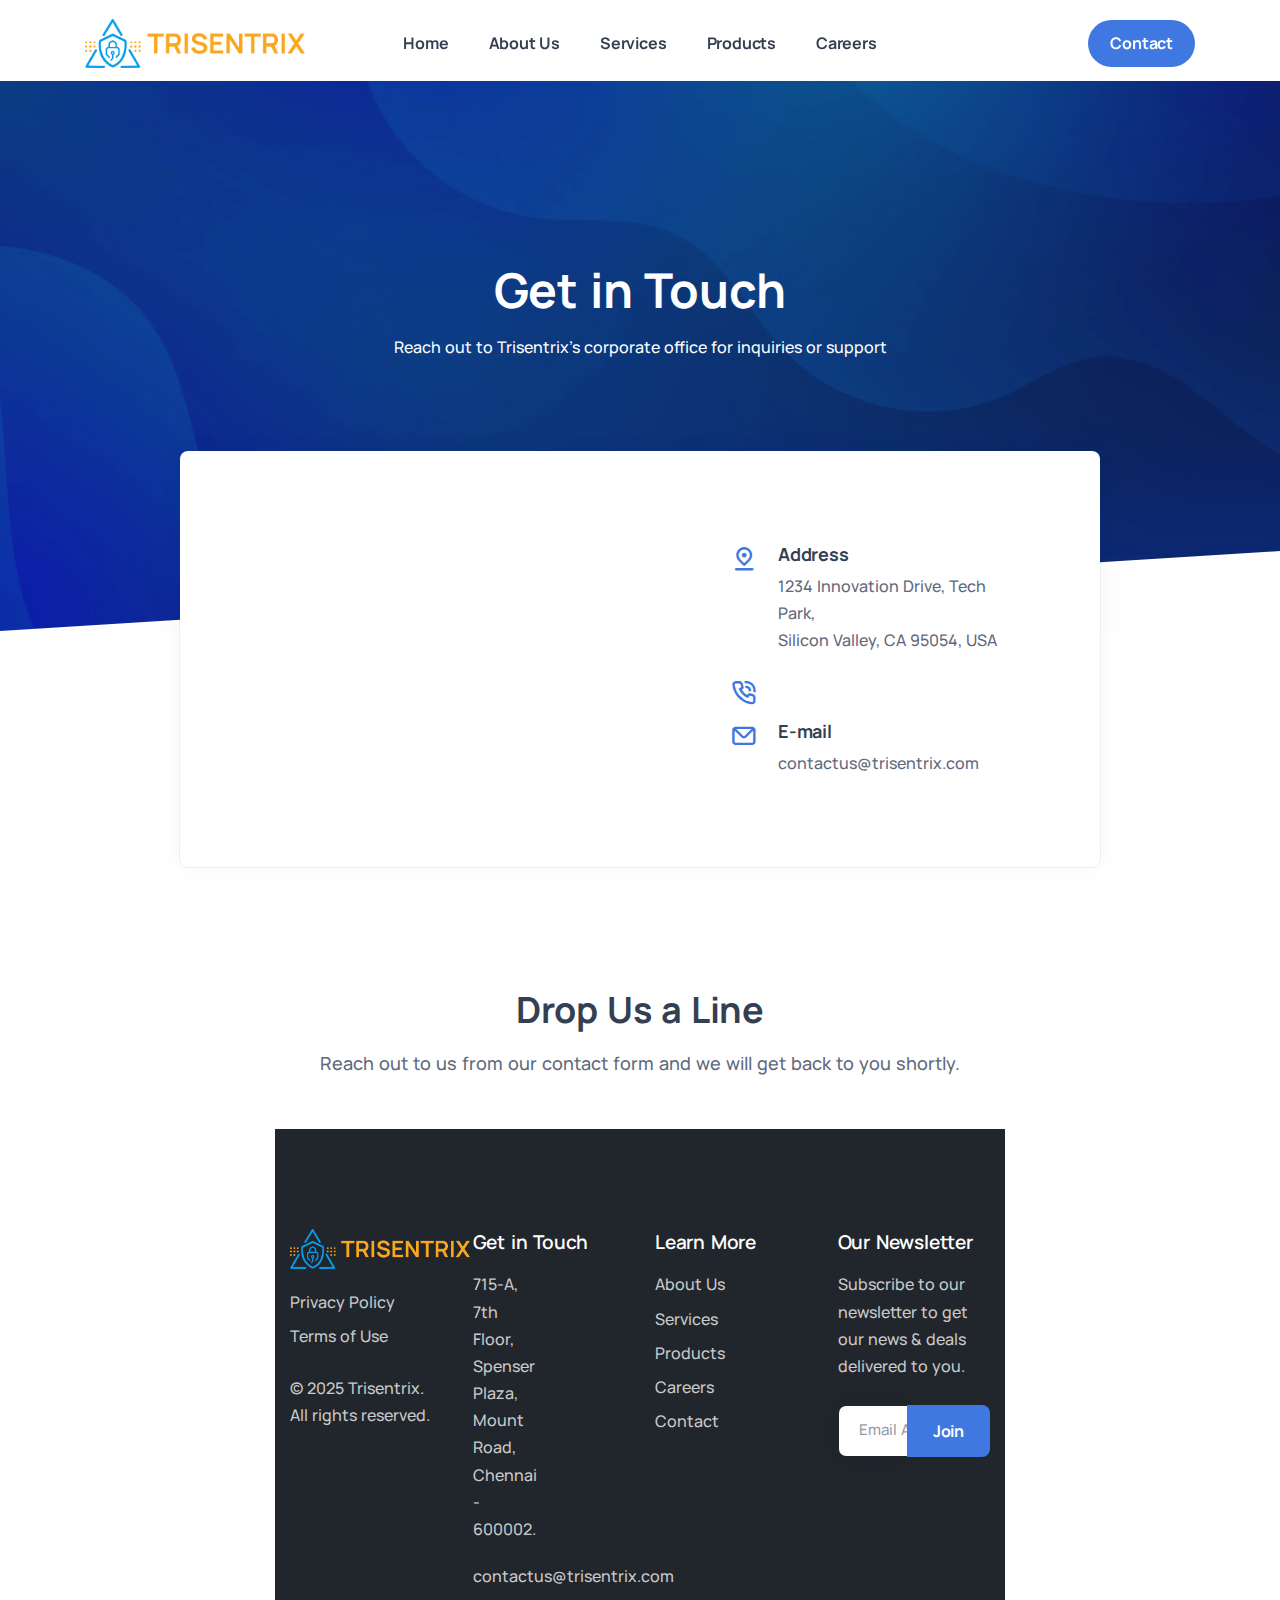
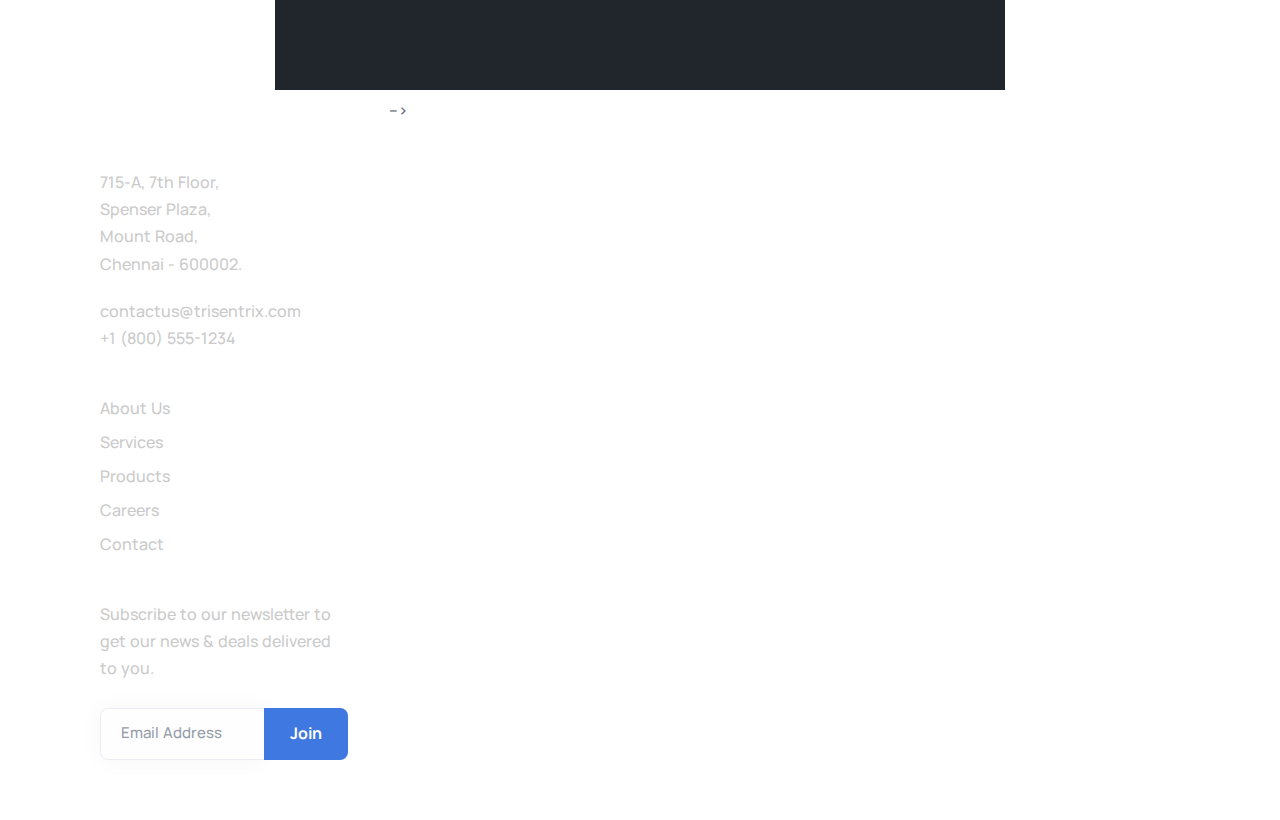
<file: contact - Backup.html>
<!DOCTYPE html>
<html lang="en">

<head>
  <meta charset="utf-8">
  <meta name="viewport" content="width=device-width, initial-scale=1.0">
  <meta name="description" content="An impressive and flawless site template that includes various UI elements and countless features, attractive ready-made blocks and rich pages, basically everything you need to create a unique and professional website.">
  <meta name="keywords" content="Tailwind CSS, business, corporate, creative, gulp, marketing, minimal, modern, multipurpose, one page, responsive, saas, sass, seo, startup, html5 template, site template">
  <meta name="author" content="elemis">
  <title>TriSenTrix</title>
  <link rel="shortcut icon" href="./assets/img/favicon.png">
	<link rel="stylesheet" type="text/css" href="./assets/fonts/unicons/unicons.css">
  <link rel="stylesheet" href="./assets/css/plugins.css">
  <link rel="stylesheet" href="./style.css">
</head>

<body>
  <div class="grow shrink-0">
     <header class="relative wrapper !bg-[#ffffff] ">
      <!-- <div class="bg-[rgba(63,120,224)] !text-white font-bold text-[.75rem] !mb-2">
        <div class="container py-2 xl:!flex lg:!flex md:!flex xl:!flex-row lg:!flex-row md:!flex-row">
          <div class="flex flex-row items-center">
            <div class="icon !text-white !text-[1.1rem] !mt-[.25rem] !mr-[.5rem]"> <i class="uil uil-location-pin-alt before:content-['\ebd8']"></i></div>
            <address class="!mb-0 not-italic !leading-[inherit] block">Silicon Valley, CA 95054, USA</address>
          </div>
          <div class="flex flex-row items-center me-6 ms-auto">
            <div class="icon !text-white !text-[1.1rem] !mt-[.25rem] !mr-[.5rem]"> <i class="uil uil-phone-volume before:content-['\ec50']"></i></div>
            <p class="!mb-0">+1 (800) 555-1234</p>
          </div>
          <div class="flex flex-row items-center">
            <div class="icon !text-white !text-[1.1rem] !mt-[.25rem] !mr-[.5rem]"> <i class="uil uil-message before:content-['\ebfe']"></i></div>
            <p class="!mb-0"><a href="mailto:contactus@trisentrix.com" class="hover !text-white hover:!text-white">contactus@trisentrix.com</a></p>
          </div>
        </div>
      </div> -->
      <nav class="navbar navbar-expand-lg center-nav transparent navbar-light">
        <div class="container xl:!flex-row lg:!flex-row !flex-nowrap items-center">
          <div class="navbar-brand w-full">
            <a href="./index.html">
              <img src="./assets/img/trise/logo.png" srcset="./assets/img/trise/logo.png 2x" alt="image" width="220">
            </a>
          </div>
          <div class="navbar-collapse offcanvas offcanvas-nav offcanvas-start">
            <div class="offcanvas-header xl:!hidden lg:!hidden flex items-center justify-between flex-row p-6">
              <h3 class="!text-white xl:!text-[1.5rem] !text-[calc(1.275rem_+_0.3vw)] !mb-0">TriSenTrix</h3>
              <button type="button" class="btn-close btn-close-white !mr-[-0.75rem] m-0 p-0 leading-none !text-[#343f52] transition-all duration-[0.2s] ease-in-out border-0 motion-reduce:transition-none before:text-[1.05rem] before:text-white before:content-['\ed3b'] before:w-[1.8rem] before:h-[1.8rem] before:leading-[1.8rem] before:shadow-none before:transition-[background] before:duration-[0.2s] before:ease-in-out before:!flex before:justify-center before:items-center before:m-0 before:p-0 before:rounded-[100%] hover:no-underline bg-inherit before:bg-[rgba(255,255,255,.08)] before:font-Unicons hover:before:bg-[rgba(0,0,0,.11)]  " data-bs-dismiss="offcanvas" aria-label="Close"></button>
            </div>
            <div class="offcanvas-body xl:!ml-auto lg:!ml-auto flex  flex-col !h-full">
               <ul class="navbar-nav">
                
                <li class="nav-item">
                  <a class="nav-link" href="index.html">Home</a>
                </li>
                <li class="nav-item">
                  <a class="nav-link" href="./about.html">About Us</a>
                </li>
                <li class="nav-item">
                  <a class="nav-link" href="services.html">Services</a>
                </li>
                <li class="nav-item">
                  <a class="nav-link" href="product.html">Products</a>
                </li>
                <li class="nav-item">
                  <a class="nav-link" href="career.html">Careers</a>
                </li>
              </ul>
              <!-- /.navbar-nav -->
              <div class="offcanvas-footer xl:!hidden lg:!hidden">
                <div>
                  <a href="mailto:first.last@email.com" class="link-inverse">contactus@trisentrix.com</a>
                  <br> <br>
                  <nav class="nav social social-white !mt-4">
                  <a class="!text-[#cacaca] text-[1rem] transition-all duration-[0.2s] ease-in-out translate-y-0 motion-reduce:transition-none hover:translate-y-[-0.15rem] m-[0_.7rem_0_0]" href="#"><i class="uil uil-twitter before:content-['\ed59'] !text-white text-[1rem]"></i></a>
                  <a class="!text-[#cacaca] text-[1rem] transition-all duration-[0.2s] ease-in-out translate-y-0 motion-reduce:transition-none hover:translate-y-[-0.15rem] m-[0_.7rem_0_0]" href="#"><i class="uil uil-facebook-f before:content-['\eae2'] !text-white text-[1rem]"></i></a>
                  <a class="!text-[#cacaca] text-[1rem] transition-all duration-[0.2s] ease-in-out translate-y-0 motion-reduce:transition-none hover:translate-y-[-0.15rem] m-[0_.7rem_0_0]" href="#"><i class="uil uil-dribbble before:content-['\eaa2'] !text-white text-[1rem]"></i></a>
                  <a class="!text-[#cacaca] text-[1rem] transition-all duration-[0.2s] ease-in-out translate-y-0 motion-reduce:transition-none hover:translate-y-[-0.15rem] m-[0_.7rem_0_0]" href="#"><i class="uil uil-instagram before:content-['\eb9c'] !text-white text-[1rem]"></i></a>
                  <a class="!text-[#cacaca] text-[1rem] transition-all duration-[0.2s] ease-in-out translate-y-0 motion-reduce:transition-none hover:translate-y-[-0.15rem] m-[0_.7rem_0_0]" href="#"><i class="uil uil-youtube before:content-['\edb5'] !text-white text-[1rem]"></i></a>
                  </nav>
                  <!-- /.social -->
                </div>
              </div>
              <!-- /.offcanvas-footer -->
            </div>
            <!-- /.offcanvas-body -->
          </div>
          <!-- /.navbar-collapse -->
          <div class="navbar-other w-full !flex !ml-auto">
            <ul class="navbar-nav !flex-row !items-center !ml-auto">
              <!-- <li class="nav-item dropdown language-select uppercase group">
                <a class="nav-link dropdown-item dropdown-toggle" href="#" role="button" data-bs-toggle="dropdown" aria-haspopup="true" aria-expanded="false">En</a>
                <ul class="dropdown-menu group-hover:shadow-[0_0.25rem_0.75rem_rgba(30,34,40,0.15)]">
                  <li class="nav-item"><a class="dropdown-item hover:!text-[#3f78e0] hover:bg-[inherit] " href="#">En</a></li>
                  <li class="nav-item"><a class="dropdown-item hover:!text-[#3f78e0] hover:bg-[inherit] " href="#">De</a></li>
                  <li class="nav-item"><a class="dropdown-item hover:!text-[#3f78e0] hover:bg-[inherit] " href="#">Es</a></li>
                </ul>
              </li> -->
              <li class="nav-item hidden xl:block lg:block md:block">
                <a href="./contact.html" class="btn btn-sm btn-primary !text-white !bg-[#3f78e0] border-[#3f78e0] hover:text-white hover:bg-[#3f78e0] hover:!border-[#3f78e0]   active:text-white active:bg-[#3f78e0] active:border-[#3f78e0] disabled:text-white disabled:bg-[#3f78e0] disabled:border-[#3f78e0] !rounded-[50rem] hover:translate-y-[-0.15rem] hover:shadow-[0_0.25rem_0.75rem_rgba(30,34,40,0.15)]">Contact</a>
              </li>
              <li class="nav-item xl:!hidden lg:!hidden">
                <button class="hamburger offcanvas-nav-btn"><span></span></button>
              </li>
            </ul>
            <!-- /.navbar-nav -->
          </div>
          <!-- /.navbar-other -->
        </div>
        <!-- /.container -->
      </nav>
      <!-- /.navbar -->
    </header>
    <!-- /header -->

    <section class="wrapper image-wrapper bg-image bg-overlay bg-overlay-400 !text-white bg-no-repeat bg-[center_center] bg-cover relative z-0 !bg-fixed before:content-[''] before:block before:absolute before:z-[1] before:w-full before:h-full before:left-0 before:top-0 before:bg-[rgba(30,34,40,.4)]" data-image-src="./assets/img/photos/bg3.jpg">
      <div class="container pt-28 pb-40 xl:pt-36 lg:pt-36 md:pt-36 xl:pb-[12.5rem] lg:pb-[12.5rem] md:pb-[12.5rem] !text-center">
        <div class="flex flex-wrap mx-[-15px]">
          <div class="xl:w-8/12 lg:w-8/12 w-full flex-[0_0_auto] !px-[15px] max-w-full !mx-auto">
            <h1 class="!text-[calc(1.365rem_+_1.38vw)] font-bold !leading-[1.2] xl:!text-[2.4rem] !mb-3 !text-white">Get in Touch</h1>
            <p>Reach out to Trisentrix’s corporate office for inquiries or support</p>
            <!-- /nav -->
          </div>
          <!-- /column -->
        </div>
        <!-- /.row -->
      </div>
      <!-- /.container -->
    </section>
    <!-- /section -->
    <section class="wrapper !bg-[#ffffff]   relative border-0 upper-end before:top-[-4rem] before:border-l-transparent before:border-r-[100vw] before:border-t-[4rem] before:border-[#fefefe] before:content-[''] before:block before:absolute before:z-0 before:border-y-transparent before:border-0 before:border-solid before:right-0">
      <div class="container pb-12">
        <div class="flex flex-wrap mx-[-15px] !mb-[4.5rem] md:!mb-24">
          <div class="xl:w-10/12 w-full flex-[0_0_auto] !px-[15px] max-w-full !mx-auto !mt-[-9rem]">
            <div class="card">
              <div class="flex flex-wrap mx-0">
                <div class="xl:w-6/12 lg:w-6/12 w-full flex-[0_0_auto] max-w-full !self-stretch">
                  <div class="map map-full rounded-t-[0.4rem] rounded-lg-start h-full min-h-[15rem]">
                    <iframe src="https://www.google.com/maps/embed?pb=!1m18!1m12!1m3!1d25387.23478654725!2d-122.06115399490332!3d37.309248660190086!2m3!1f0!2f0!3f0!3m2!1i1024!2i768!4f13.1!3m3!1m2!1s0x808fb4571bd377ab%3A0x394d3fe1a3e178b4!2sCupertino%2C%20CA%2C%20USA!5e0!3m2!1sen!2str!4v1645437305701!5m2!1sen!2str" style="width:100%; height: 100%; border:0" allowfullscreen></iframe>
                  </div>
                  <!-- /.map -->
                </div>
                <!--/column -->
                <div class="xl:w-6/12 lg:w-6/12 w-full flex-[0_0_auto] max-w-full">
                  <div class="p-10 xl:!p-[4.5rem] lg:!p-[4.5rem] md:!p-12">
                    <div class="flex flex-row">
                      <div>
                        <div class="icon !text-[#3f78e0] xl:!text-[1.4rem] !text-[calc(1.265rem_+_0.18vw)] !mr-4 !mt-[-0.25rem]"> <i class="uil uil-location-pin-alt before:content-['\ebd8']"></i> </div>
                      </div>
                      <div class="!self-start !justify-start">
                        <h5 class="!mb-1">Address</h5>
                        <address class=" not-italic !leading-[inherit] !mb-4">1234 Innovation Drive, Tech Park,  <br class="hidden xl:block lg:block md:block">Silicon Valley, CA 95054, USA</address>
                      </div>
                    </div>
                    <!--/div -->
                    <div class="flex flex-row">
                      <div>
                        <div class="icon !text-[#3f78e0] xl:!text-[1.4rem] !text-[calc(1.265rem_+_0.18vw)] !mr-4 !mt-[-0.25rem]"> <i class="uil uil-phone-volume before:content-['\ec50']"></i> </div>
                      </div>
                      <!-- <div>
                        <h5 class="!mb-1">Phone</h5>
                        <p>+1 (800) 555-1234 <br>+1 (800) 555-5555</p>
                      </div> -->
                    </div>
                    <!--/div -->
                    <div class="flex flex-row">
                      <div>
                        <div class="icon !text-[#3f78e0] xl:!text-[1.4rem] !text-[calc(1.265rem_+_0.18vw)] !mr-4 !mt-[-0.25rem]"> <i class="uil uil-envelope before:content-['\eac8']"></i> </div>
                      </div>
                      <div>
                        <h5 class="!mb-1">E-mail</h5>
                        <p class="!mb-0"><a href="mailto:contactus@trisentrix.com" class="!text-[#60697b]">contactus@trisentrix.com</a></p>
          
                      </div>
                    </div>
                    <!--/div -->
                  </div>
                  <!--/div -->
                </div>
                <!--/column -->
              </div>
              <!--/.row -->
            </div>
            <!-- /.card -->
          </div>
          <!-- /column -->
        </div>
        <!-- /.row -->
        <div class="flex flex-wrap mx-[-15px]">
          <div class="xl:w-8/12 xl:!ml-[16.66666667%] lg:w-10/12 lg:!ml-[8.33333333%] w-full flex-[0_0_auto] !px-[15px] max-w-full">
            <h2 class="!text-[calc(1.305rem_+_0.66vw)] font-bold xl:!text-[1.8rem] !leading-[1.3] !mb-3 !text-center" id="contact-form">Drop Us a Line</h2>
            <p class="lead !leading-[1.65] text-[0.9rem] font-medium !text-center !mb-10">Reach out to us from our contact form and we will get back to you shortly.</p>
            <form class="contact-form needs-validation" method="post" action="https://formspree.io/f/xjkrqrpb" novalidate>
              <footer class="!bg-[#21262c] shrink-0">
                <div class="container py-16 xl:!py-20 lg:!py-20 md:!py-20">
                  <div class="flex flex-wrap mx-[-15px] !mt-[-30px] xl:!mt-0 lg:!mt-0">
                    <div class="md:w-4/12 xl:w-3/12 lg:w-3/12 w-full flex-[0_0_auto] !px-[15px] max-w-full xl:!mt-0 lg:!mt-0 !mt-[30px]">
                      <div class="widget !text-[#cacaca]">
                        <img class="!mb-4" src="./assets/img/trise/logo.png" srcset="./assets/img/trise/logo.png 2x" width="180" alt="image">

                        <ul class="pl-0 list-none !mb-0">
                          <li><a class="!text-[#cacaca] hover:!text-[#3f78e0]" href="#">Privacy Policy</a></li>
                          <li class="!mt-[0.35rem]"><a class="!text-[#cacaca] hover:!text-[#3f78e0]" href="#">Terms of Use</a></li>
                        </ul>

                        <p class="!mb-4 !mt-5">© 2025 Trisentrix. <br class="hidden xl:block lg:block">All rights reserved.</p>
                      </div>
                      <!-- /.widget -->
                    </div>
                    <!-- /column -->
                    <div class="md:w-4/12 xl:w-3/12 lg:w-3/12 w-full flex-[0_0_auto] !px-[15px] max-w-full xl:!mt-0 lg:!mt-0 !mt-[30px]">
                      <div class="widget !text-[#cacaca]">
                        <h4 class="widget-title !text-white !mb-3">Get in Touch</h4>
                        <address class="xl:!pr-20 xxl:!pr-28 not-italic !leading-[inherit] block !mb-4">715-A, 7th Floor, Spenser Plaza, Mount Road, Chennai - 600002.</address>
                        <a class="!text-[#cacaca] hover:!text-[#3f78e0]" href="mailto:contactus@trisentrix.com">contactus@trisentrix.com</a>
                      </div>
                      <!-- /.widget -->
                    </div>
                    <!-- /column -->
                    <div class="md:w-4/12 xl:w-3/12 lg:w-3/12 w-full flex-[0_0_auto] !px-[15px] max-w-full xl:!mt-0 lg:!mt-0 !mt-[30px]">
                      <div class="widget !text-[#cacaca]">
                        <h4 class="widget-title !text-white !mb-3">Learn More</h4>
                        <ul class="pl-0 list-none !mb-0">
                          <li><a class="!text-[#cacaca] hover:!text-[#3f78e0]" href="about.html">About Us</a></li>
                          <li class="!mt-[0.35rem]"><a class="!text-[#cacaca] hover:!text-[#3f78e0]" href="services.html">Services</a></li>
                          <li class="!mt-[0.35rem]"><a class="!text-[#cacaca] hover:!text-[#3f78e0]" href="product.html">Products</a></li>
                          <li class="!mt-[0.35rem]"><a class="!text-[#cacaca] hover:!text-[#3f78e0]" href="career.html">Careers</a></li>
                          <li class="!mt-[0.35rem]"><a class="!text-[#cacaca] hover:!text-[#3f78e0]" href="contact.html">Contact</a></li>
                        </ul>
                      </div>
                      <!-- /.widget -->
                    </div>
                    <!-- /column -->
                    <div class="md:w-full xl:w-3/12 lg:w-3/12 w-full flex-[0_0_auto] !px-[15px] max-w-full xl:!mt-0 lg:!mt-0 !mt-[30px]">
                      <div class="widget !text-[#cacaca]">
                        <h4 class="widget-title !text-white !mb-3">Our Newsletter</h4>
                        <p class="!mb-5">Subscribe to our newsletter to get our news & deals delivered to you.</p>
                        <div class="newsletter-wrapper">
                          <div id="mc_embed_signup2">
                            <form action="javascript:;" method="post" id="mc-embedded-subscribe-form2" name="mc-embedded-subscribe-form" class="validate dark-fields" novalidate>
                              <div id="mc_embed_signup_scroll2">
                                <div class="!text-left input-group form-floating !relative flex flex-wrap items-stretch w-full">
                                  <input type="email" value="" name="EMAIL" class="required form-control  relative block w-full text-[.75rem] font-medium !text-[#60697b] bg-[#fefefe] bg-clip-padding border shadow-[0_0_1.25rem_rgba(30,34,40,0.04)] rounded-[0.4rem] border-solid border-[rgba(8,60,130,0.07)] transition-[border-color] duration-[0.15s] ease-in-out     focus:shadow-[0_0_1.25rem_rgba(30,34,40,0.04),unset]   focus-visible:!border-[rgba(63,120,224,0.5)]   placeholder:!text-[#959ca9] placeholder:opacity-100 m-0 !pr-9 p-[.6rem_1rem] h-[calc(2.5rem_+_2px)] min-h-[calc(2.5rem_+_2px)] !leading-[1.25]" placeholder="" id="mce-EMAIL2">
                                  <label class="!ml-[0.05rem] !text-[#959ca9] text-[.75rem] absolute z-[2] h-full overflow-hidden text-start text-ellipsis whitespace-nowrap pointer-events-none origin-[0_0] px-4 py-[0.6rem] left-0 top-0" for="mce-EMAIL2">Email Address</label>
                                  <input type="submit" value="Join" name="subscribe" id="mc-embedded-subscribe2" class="btn btn-primary !text-white !bg-[#3f78e0] border-[#3f78e0] hover:text-white hover:bg-[#3f78e0] hover:!border-[#3f78e0]   active:text-white active:bg-[#3f78e0] active:border-[#3f78e0] disabled:text-white disabled:bg-[#3f78e0] disabled:border-[#3f78e0] !relative z-[2] focus:z-[5] hover:!transform-none hover:!translate-none border-0">
                                </div>
                              </div>
                            </form>
                          </div>
                        </div>
                        <!-- /.newsletter-wrapper -->
                      </div>
                      <!-- /.widget -->
                    </div>
                    <!-- /column -->
                  </div>
                  <!--/.row -->
                </div>
                <!-- /.container -->
              </footer>
              <a class="!text-[1rem] transition-all duration-[0.2s] ease-in-out translate-y-0 motion-reduce:transition-none hover:translate-y-[-0.15rem] m-[0_.7rem_0_0]" href="#"><i class="uil uil-dribbble before:content-['\eaa2'] !text-white text-[1rem]"></i></a>
              <a class="!text-[1rem] transition-all duration-[0.2s] ease-in-out translate-y-0 motion-reduce:transition-none hover:translate-y-[-0.15rem] m-[0_.7rem_0_0]" href="#"><i class="uil uil-instagram before:content-['\eb9c'] !text-white text-[1rem]"></i></a>
              <a class="!text-[1rem] transition-all duration-[0.2s] ease-in-out translate-y-0 motion-reduce:transition-none hover:translate-y-[-0.15rem] m-[0_.7rem_0_0]" href="#"><i class="uil uil-youtube before:content-['\edb5'] !text-white text-[1rem]"></i></a>
            </nav> -->
            <!-- /.social -->
          </div>
          <!-- /.widget -->
        </div>
        <!-- /column -->
        <div class="md:w-4/12 xl:w-3/12 lg:w-3/12 w-full flex-[0_0_auto] !px-[15px] max-w-full xl:!mt-0 lg:!mt-0 !mt-[30px]">
          <div class="widget !text-[#cacaca]">
            <h4 class="widget-title !text-white !mb-3">Get in Touch</h4>
            <address class="xl:!pr-20 xxl:!pr-28 not-italic !leading-[inherit] block !mb-4">715-A, 7th Floor, Spenser Plaza, Mount Road, Chennai - 600002.</address>
            <a class="!text-[#cacaca] hover:!text-[#3f78e0]" href="mailto:contactus@trisentrix.com">contactus@trisentrix.com</a><br> +1 (800) 555-1234
          </div>
          <!-- /.widget -->
        </div>
        <!-- /column -->
        <div class="md:w-4/12 xl:w-3/12 lg:w-3/12 w-full flex-[0_0_auto] !px-[15px] max-w-full xl:!mt-0 lg:!mt-0 !mt-[30px]">
          <div class="widget !text-[#cacaca]">
            <h4 class="widget-title !text-white !mb-3">Learn More</h4>
            <ul class="pl-0 list-none !mb-0">
              <li><a class="!text-[#cacaca] hover:!text-[#3f78e0]" href="about.html">About Us</a></li>
              <li class="!mt-[0.35rem]"><a class="!text-[#cacaca] hover:!text-[#3f78e0]" href="services.html">Services</a></li>
              <li class="!mt-[0.35rem]"><a class="!text-[#cacaca] hover:!text-[#3f78e0]" href="product.html">Products</a></li>
              <li class="!mt-[0.35rem]"><a class="!text-[#cacaca] hover:!text-[#3f78e0]" href="career.html">Careers</a></li>
              <li class="!mt-[0.35rem]"><a class="!text-[#cacaca] hover:!text-[#3f78e0]" href="contact.html">Contact</a></li>
            </ul>
          </div>
          <!-- /.widget -->
        </div>
        <!-- /column -->
        <div class="md:w-full xl:w-3/12 lg:w-3/12 w-full flex-[0_0_auto] !px-[15px] max-w-full xl:!mt-0 lg:!mt-0 !mt-[30px]">
          <div class="widget !text-[#cacaca]">
            <h4 class="widget-title !text-white !mb-3">Our Newsletter</h4>
            <p class="!mb-5">Subscribe to our newsletter to get our news & deals delivered to you.</p>
            <div class="newsletter-wrapper">
              <!-- Begin Mailchimp Signup Form -->
              <div id="mc_embed_signup2">
                <form action="javascript:;" method="post" id="mc-embedded-subscribe-form2" name="mc-embedded-subscribe-form" class="validate dark-fields" novalidate>
                  <div id="mc_embed_signup_scroll2">
                    <div class="!text-left input-group form-floating !relative flex flex-wrap items-stretch w-full">
                      <input type="email" value="" name="EMAIL" class="required form-control  relative block w-full text-[.75rem] font-medium !text-[#60697b] bg-[#fefefe] bg-clip-padding border shadow-[0_0_1.25rem_rgba(30,34,40,0.04)] rounded-[0.4rem] border-solid border-[rgba(8,60,130,0.07)] transition-[border-color] duration-[0.15s] ease-in-out     focus:shadow-[0_0_1.25rem_rgba(30,34,40,0.04),unset]   focus-visible:!border-[rgba(63,120,224,0.5)]   placeholder:!text-[#959ca9] placeholder:opacity-100 m-0 !pr-9 p-[.6rem_1rem] h-[calc(2.5rem_+_2px)] min-h-[calc(2.5rem_+_2px)] !leading-[1.25]" placeholder="" id="mce-EMAIL2">
                      <label class="!ml-[0.05rem] !text-[#959ca9] text-[.75rem] absolute z-[2] h-full overflow-hidden text-start text-ellipsis whitespace-nowrap pointer-events-none origin-[0_0] px-4 py-[0.6rem] left-0 top-0" for="mce-EMAIL2">Email Address</label>
                      <input type="submit" value="Join" name="subscribe" id="mc-embedded-subscribe2" class="btn btn-primary !text-white !bg-[#3f78e0] border-[#3f78e0] hover:text-white hover:bg-[#3f78e0] hover:!border-[#3f78e0]   active:text-white active:bg-[#3f78e0] active:border-[#3f78e0] disabled:text-white disabled:bg-[#3f78e0] disabled:border-[#3f78e0] !relative z-[2] focus:z-[5] hover:!transform-none hover:!translate-none border-0">
                    </div>
                    <div id="mce-responses2" class="clear">
                      <div class="response" id="mce-error-response2" style="display:none"></div>
                      <div class="response" id="mce-success-response2" style="display:none"></div>
                    </div> <!-- real people should not fill this in and expect good things - do not remove this or risk form bot signups-->
                    <div style="position: absolute; left: -5000px;" aria-hidden="true"><input type="text" name="b_ddc180777a163e0f9f66ee014_4b1bcfa0bc" tabindex="-1" value=""></div>
                    <div class="clear"></div>
                  </div>
                </form>
              </div>
              <!--End mc_embed_signup-->
            </div>
            <!-- /.newsletter-wrapper -->
          </div>
          <!-- /.widget -->
        </div>
        <!-- /column -->
      </div>
      <!--/.row -->
    </div>
    <!-- /.container -->
  </footer>
  <div class="progress-wrap fixed w-[2.3rem] h-[2.3rem] cursor-pointer block shadow-[inset_0_0_0_0.1rem_rgba(128,130,134,0.25)] z-[1010] opacity-0 invisible translate-y-3 transition-all duration-[0.2s] ease-[linear,margin-right] delay-[0s] rounded-[100%] right-6 bottom-6 motion-reduce:transition-none after:absolute after:content-['\e951'] after:text-center after:leading-[2.3rem] after:text-[1.2rem] after:!text-[#3f78e0] after:h-[2.3rem] after:w-[2.3rem] after:cursor-pointer after:block after:z-[1] after:transition-all after:duration-[0.2s] after:ease-linear after:left-0 after:top-0 motion-reduce:after:transition-none after:font-Unicons">
    <svg class="progress-circle svg-content" width="100%" height="100%" viewBox="-1 -1 102 102">
      <path class="fill-none stroke-[#3f78e0] stroke-[4] box-border transition-all duration-[0.2s] ease-linear motion-reduce:transition-none" d="M50,1 a49,49 0 0,1 0,98 a49,49 0 0,1 0,-98"/>
    </svg>
  </div>
  <script src="./assets/js/plugins.js"></script>
  <script src="./assets/js/theme.js"></script>
</body>

</html>
</file>
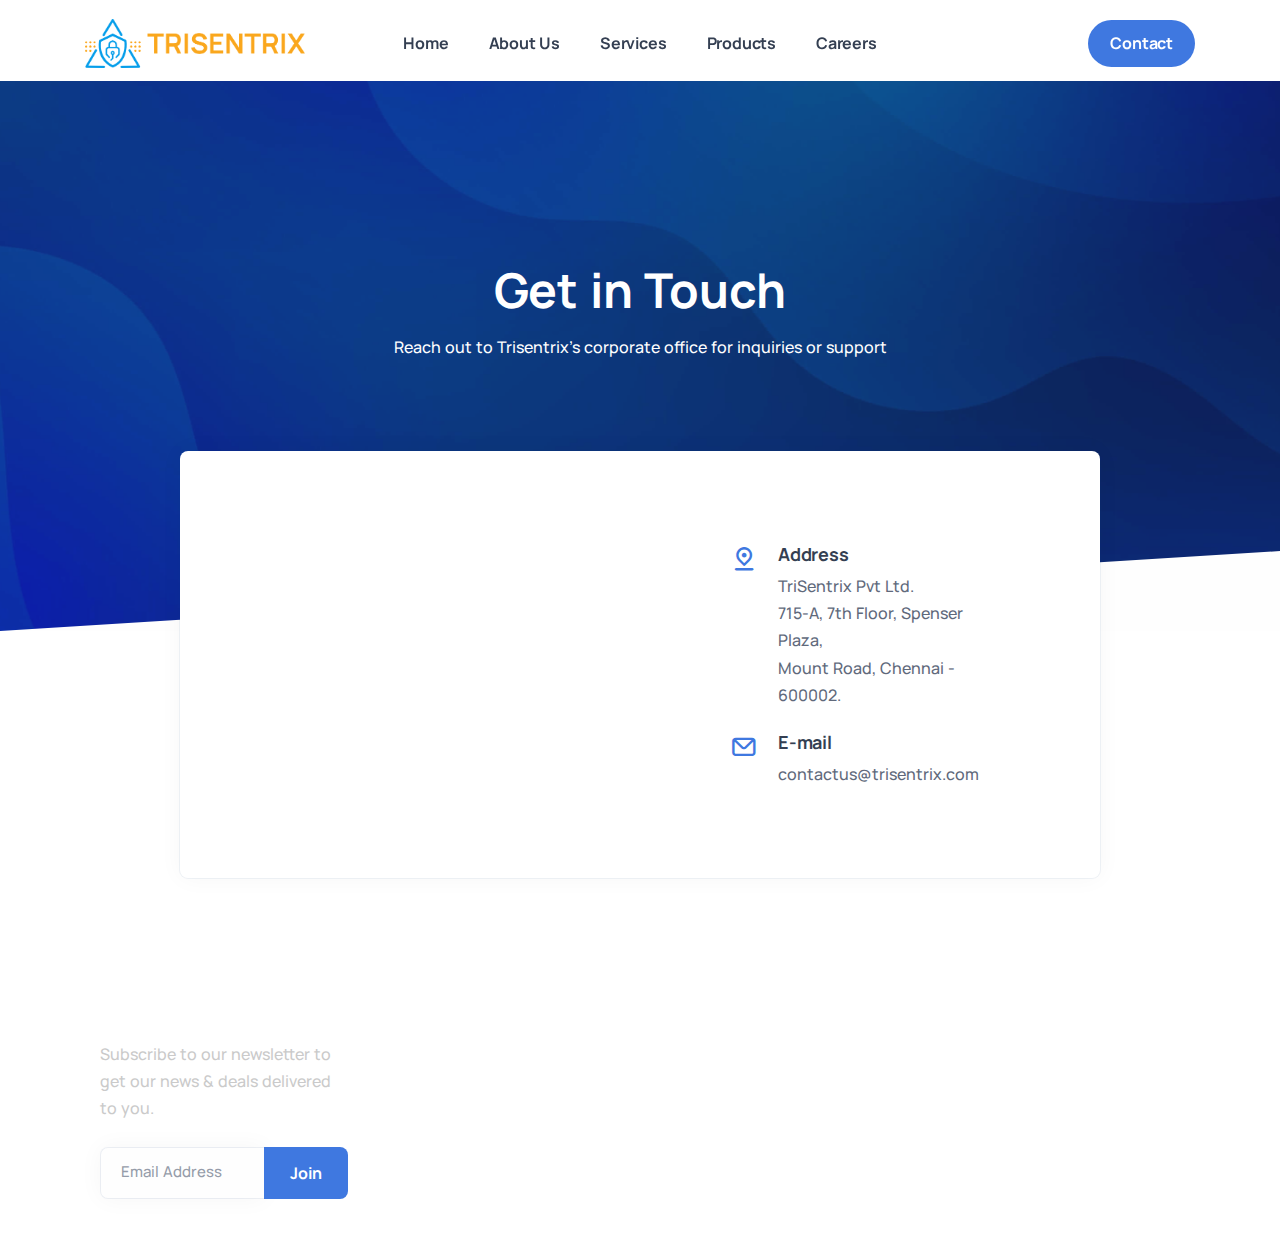
<file: contact.html>
<!DOCTYPE html>
<html lang="en">

<head>
  <meta charset="utf-8">
  <meta name="viewport" content="width=device-width, initial-scale=1.0">
  <meta name="description" content="An impressive and flawless site template that includes various UI elements and countless features, attractive ready-made blocks and rich pages, basically everything you need to create a unique and professional website.">
  <meta name="keywords" content="Tailwind CSS, business, corporate, creative, gulp, marketing, minimal, modern, multipurpose, one page, responsive, saas, sass, seo, startup, html5 template, site template">
  <meta name="author" content="elemis">
  <title>TriSenTrix</title>
  <link rel="shortcut icon" href="./assets/img/favicon.png">
	<link rel="stylesheet" type="text/css" href="./assets/fonts/unicons/unicons.css">
  <link rel="stylesheet" href="./assets/css/plugins.css">
  <link rel="stylesheet" href="./style.css">
</head>

<body>
  <div class="grow shrink-0">
     <header class="relative wrapper !bg-[#ffffff] ">
      <!-- <div class="bg-[rgba(63,120,224)] !text-white font-bold text-[.75rem] !mb-2">
        <div class="container py-2 xl:!flex lg:!flex md:!flex xl:!flex-row lg:!flex-row md:!flex-row">
          <div class="flex flex-row items-center">
            <div class="icon !text-white !text-[1.1rem] !mt-[.25rem] !mr-[.5rem]"> <i class="uil uil-location-pin-alt before:content-['\ebd8']"></i></div>
            <address class="!mb-0 not-italic !leading-[inherit] block">Silicon Valley, CA 95054, USA</address>
          </div>
          <div class="flex flex-row items-center me-6 ms-auto">
            <div class="icon !text-white !text-[1.1rem] !mt-[.25rem] !mr-[.5rem]"> <i class="uil uil-phone-volume before:content-['\ec50']"></i></div>
            <p class="!mb-0">+1 (800) 555-1234</p>
          </div>
          <div class="flex flex-row items-center">
            <div class="icon !text-white !text-[1.1rem] !mt-[.25rem] !mr-[.5rem]"> <i class="uil uil-message before:content-['\ebfe']"></i></div>
            <p class="!mb-0"><a href="mailto:contactus@trisentrix.com" class="hover !text-white hover:!text-white">contactus@trisentrix.com</a></p>
          </div>
        </div>
      </div> -->
      <nav class="navbar navbar-expand-lg center-nav transparent navbar-light">
        <div class="container xl:!flex-row lg:!flex-row !flex-nowrap items-center">
          <div class="navbar-brand w-full">
            <a href="./index.html">
              <img src="./assets/img/trise/logo.png" srcset="./assets/img/trise/logo.png 2x" alt="image" width="220">
            </a>
          </div>
          <div class="navbar-collapse offcanvas offcanvas-nav offcanvas-start">
            <div class="offcanvas-header xl:!hidden lg:!hidden flex items-center justify-between flex-row p-6">
              <h3 class="!text-white xl:!text-[1.5rem] !text-[calc(1.275rem_+_0.3vw)] !mb-0">TriSenTrix</h3>
              <button type="button" class="btn-close btn-close-white !mr-[-0.75rem] m-0 p-0 leading-none !text-[#343f52] transition-all duration-[0.2s] ease-in-out border-0 motion-reduce:transition-none before:text-[1.05rem] before:text-white before:content-['\ed3b'] before:w-[1.8rem] before:h-[1.8rem] before:leading-[1.8rem] before:shadow-none before:transition-[background] before:duration-[0.2s] before:ease-in-out before:!flex before:justify-center before:items-center before:m-0 before:p-0 before:rounded-[100%] hover:no-underline bg-inherit before:bg-[rgba(255,255,255,.08)] before:font-Unicons hover:before:bg-[rgba(0,0,0,.11)]  " data-bs-dismiss="offcanvas" aria-label="Close"></button>
            </div>
            <div class="offcanvas-body xl:!ml-auto lg:!ml-auto flex  flex-col !h-full">
               <ul class="navbar-nav">
                
                <li class="nav-item">
                  <a class="nav-link" href="index.html">Home</a>
                </li>
                <li class="nav-item">
                  <a class="nav-link" href="./about.html">About Us</a>
                </li>
                <li class="nav-item">
                  <a class="nav-link" href="services.html">Services</a>
                </li>
                <li class="nav-item">
                  <a class="nav-link" href="product.html">Products</a>
                </li>
                <li class="nav-item">
                  <a class="nav-link" href="career.html">Careers</a>
                </li>
              </ul>
              <!-- /.navbar-nav -->
              <div class="offcanvas-footer xl:!hidden lg:!hidden">
                <div>
                  <a href="mailto:first.last@email.com" class="link-inverse">contactus@trisentrix.com</a>
                  <br> <br>
                  <nav class="nav social social-white !mt-4">
                  <a class="!text-[#cacaca] text-[1rem] transition-all duration-[0.2s] ease-in-out translate-y-0 motion-reduce:transition-none hover:translate-y-[-0.15rem] m-[0_.7rem_0_0]" href="#"><i class="uil uil-twitter before:content-['\ed59'] !text-white text-[1rem]"></i></a>
                  <a class="!text-[#cacaca] text-[1rem] transition-all duration-[0.2s] ease-in-out translate-y-0 motion-reduce:transition-none hover:translate-y-[-0.15rem] m-[0_.7rem_0_0]" href="#"><i class="uil uil-facebook-f before:content-['\eae2'] !text-white text-[1rem]"></i></a>
                  <a class="!text-[#cacaca] text-[1rem] transition-all duration-[0.2s] ease-in-out translate-y-0 motion-reduce:transition-none hover:translate-y-[-0.15rem] m-[0_.7rem_0_0]" href="#"><i class="uil uil-dribbble before:content-['\eaa2'] !text-white text-[1rem]"></i></a>
                  <a class="!text-[#cacaca] text-[1rem] transition-all duration-[0.2s] ease-in-out translate-y-0 motion-reduce:transition-none hover:translate-y-[-0.15rem] m-[0_.7rem_0_0]" href="#"><i class="uil uil-instagram before:content-['\eb9c'] !text-white text-[1rem]"></i></a>
                  <a class="!text-[#cacaca] text-[1rem] transition-all duration-[0.2s] ease-in-out translate-y-0 motion-reduce:transition-none hover:translate-y-[-0.15rem] m-[0_.7rem_0_0]" href="#"><i class="uil uil-youtube before:content-['\edb5'] !text-white text-[1rem]"></i></a>
                  </nav>
                  <!-- /.social -->
                </div>
              </div>
              <!-- /.offcanvas-footer -->
            </div>
            <!-- /.offcanvas-body -->
          </div>
          <!-- /.navbar-collapse -->
          <div class="navbar-other w-full !flex !ml-auto">
            <ul class="navbar-nav !flex-row !items-center !ml-auto">
              <!-- <li class="nav-item dropdown language-select uppercase group">
                <a class="nav-link dropdown-item dropdown-toggle" href="#" role="button" data-bs-toggle="dropdown" aria-haspopup="true" aria-expanded="false">En</a>
                <ul class="dropdown-menu group-hover:shadow-[0_0.25rem_0.75rem_rgba(30,34,40,0.15)]">
                  <li class="nav-item"><a class="dropdown-item hover:!text-[#3f78e0] hover:bg-[inherit] " href="#">En</a></li>
                  <li class="nav-item"><a class="dropdown-item hover:!text-[#3f78e0] hover:bg-[inherit] " href="#">De</a></li>
                  <li class="nav-item"><a class="dropdown-item hover:!text-[#3f78e0] hover:bg-[inherit] " href="#">Es</a></li>
                </ul>
              </li> -->
              <li class="nav-item hidden xl:block lg:block md:block">
                <a href="./contact.html" class="btn btn-sm btn-primary !text-white !bg-[#3f78e0] border-[#3f78e0] hover:text-white hover:bg-[#3f78e0] hover:!border-[#3f78e0]   active:text-white active:bg-[#3f78e0] active:border-[#3f78e0] disabled:text-white disabled:bg-[#3f78e0] disabled:border-[#3f78e0] !rounded-[50rem] hover:translate-y-[-0.15rem] hover:shadow-[0_0.25rem_0.75rem_rgba(30,34,40,0.15)]">Contact</a>
              </li>
              <li class="nav-item xl:!hidden lg:!hidden">
                <button class="hamburger offcanvas-nav-btn"><span></span></button>
              </li>
            </ul>
            <!-- /.navbar-nav -->
          </div>
          <!-- /.navbar-other -->
        </div>
        <!-- /.container -->
      </nav>
      <!-- /.navbar -->
    </header>
    <!-- /header -->

    <section class="wrapper image-wrapper bg-image bg-overlay bg-overlay-400 !text-white bg-no-repeat bg-[center_center] bg-cover relative z-0 !bg-fixed before:content-[''] before:block before:absolute before:z-[1] before:w-full before:h-full before:left-0 before:top-0 before:bg-[rgba(30,34,40,.4)]" data-image-src="./assets/img/photos/bg3.jpg">
      <div class="container pt-28 pb-40 xl:pt-36 lg:pt-36 md:pt-36 xl:pb-[12.5rem] lg:pb-[12.5rem] md:pb-[12.5rem] !text-center">
        <div class="flex flex-wrap mx-[-15px]">
          <div class="xl:w-8/12 lg:w-8/12 w-full flex-[0_0_auto] !px-[15px] max-w-full !mx-auto">
            <h1 class="!text-[calc(1.365rem_+_1.38vw)] font-bold !leading-[1.2] xl:!text-[2.4rem] !mb-3 !text-white">Get in Touch</h1>
            <p>Reach out to Trisentrix’s corporate office for inquiries or support</p>
            <!-- /nav -->
          </div>
          <!-- /column -->
        </div>
        <!-- /.row -->
      </div>
      <!-- /.container -->
    </section>
    <!-- /section -->
    <section class="wrapper !bg-[#ffffff]   relative border-0 upper-end before:top-[-4rem] before:border-l-transparent before:border-r-[100vw] before:border-t-[4rem] before:border-[#fefefe] before:content-[''] before:block before:absolute before:z-0 before:border-y-transparent before:border-0 before:border-solid before:right-0">
      <div class="container pb-12">
        <div class="flex flex-wrap mx-[-15px] !mb-[4.5rem] md:!mb-24">
          <div class="xl:w-10/12 w-full flex-[0_0_auto] !px-[15px] max-w-full !mx-auto !mt-[-9rem]">
            <div class="card">
              <div class="flex flex-wrap mx-0">
                <div class="xl:w-6/12 lg:w-6/12 w-full flex-[0_0_auto] max-w-full !self-stretch">
                  <div class="map map-full rounded-t-[0.4rem] rounded-lg-start h-full min-h-[15rem]">
                    <iframe src="https://www.google.com/maps/embed?pb=!1m18!1m12!1m3!1d971.649053033247!2d80.2605574696185!3d13.061354655612622!2m3!1f0!2f0!3f0!3m2!1i1024!2i768!4f13.1!3m3!1m2!1s0x3a526616671f4db9%3A0xb3b964a640cef55b!2sLance%5D%20%2C%20715-A%207th%20Floor%2C%20Spencer%20Plaza%20Mall%2C%20Anna%20Salai%2C%20Chennai%2C%20Tamil%20Nadu%20600002!5e0!3m2!1sen!2sin!4v1752057505268!5m2!1sen!2sin" style="width:100%; height: 100%; border:0" allowfullscreen></iframe>

                   
                  </div>
                  <!-- /.map -->
                </div>
                <!--/column -->
                <div class="xl:w-6/12 lg:w-6/12 w-full flex-[0_0_auto] max-w-full">
                  <div class="p-10 xl:!p-[4.5rem] lg:!p-[4.5rem] md:!p-12">
                    <div class="flex flex-row">
                      <div>
                        <div class="icon !text-[#3f78e0] xl:!text-[1.4rem] !text-[calc(1.265rem_+_0.18vw)] !mr-4 !mt-[-0.25rem]"> <i class="uil uil-location-pin-alt before:content-['\ebd8']"></i> </div>
                      </div>
                      <div class="!self-start !justify-start">
                        <h5 class="!mb-1">Address</h5>
                        <address class=" not-italic !leading-[inherit] !mb-4">TriSentrix Pvt Ltd. <br> 715-A, 7th Floor, Spenser Plaza,  <br class="hidden xl:block lg:block md:block">Mount Road, Chennai - 600002.</address>
                      </div>
                    </div>
                    <!--/div -->
                    <!-- <div class="flex flex-row">
                      <div>
                        <div class="icon !text-[#3f78e0] xl:!text-[1.4rem] !text-[calc(1.265rem_+_0.18vw)] !mr-4 !mt-[-0.25rem]"> <i class="uil uil-phone-volume before:content-['\ec50']"></i> </div>
                      </div>
                      <div>
                        <h5 class="!mb-1">Phone</h5>
                        <p>+1 (800) 555-1234 <br>+1 (800) 555-5555</p>
                      </div>
                    </div> -->
                    <!--/div -->
                    <div class="flex flex-row">
                      <div>
                        <div class="icon !text-[#3f78e0] xl:!text-[1.4rem] !text-[calc(1.265rem_+_0.18vw)] !mr-4 !mt-[-0.25rem]"> <i class="uil uil-envelope before:content-['\eac8']"></i> </div>
                      </div>
                      <div>
                        <h5 class="!mb-1">E-mail</h5>
                        <p class="!mb-0"><a href="mailto:contactus@trisentrix.com" class="!text-[#60697b]">contactus@trisentrix.com</a></p>
                      </div>
                    </div>
                    <!--/div -->
                  </div>
                  <!--/div -->
                </div>
                <!--/column -->
              </div>
              <!--/.row -->
            </div>
            <!-- /.card -->
          </div>
          <!-- /column -->
        </div>
        
          
           


        <div class="md:w-full xl:w-3/12 lg:w-3/12 w-full flex-[0_0_auto] !px-[15px] max-w-full xl:!mt-0 lg:!mt-0 !mt-[30px]">
          <div class="widget !text-[#cacaca]">
            <h4 class="widget-title !text-white !mb-3">Our Newsletter</h4>
            <p class="!mb-5">Subscribe to our newsletter to get our news & deals delivered to you.</p>
            <div class="newsletter-wrapper">
              <!-- Begin Mailchimp Signup Form -->
              <div id="mc_embed_signup2">
                <form action="javascript:;" method="post" id="mc-embedded-subscribe-form2" name="mc-embedded-subscribe-form" class="validate dark-fields" novalidate>
                  <div id="mc_embed_signup_scroll2">
                    <div class="!text-left input-group form-floating !relative flex flex-wrap items-stretch w-full">
                      <input type="email" value="" name="EMAIL" class="required form-control  relative block w-full text-[.75rem] font-medium !text-[#60697b] bg-[#fefefe] bg-clip-padding border shadow-[0_0_1.25rem_rgba(30,34,40,0.04)] rounded-[0.4rem] border-solid border-[rgba(8,60,130,0.07)] transition-[border-color] duration-[0.15s] ease-in-out     focus:shadow-[0_0_1.25rem_rgba(30,34,40,0.04),unset]   focus-visible:!border-[rgba(63,120,224,0.5)]   placeholder:!text-[#959ca9] placeholder:opacity-100 m-0 !pr-9 p-[.6rem_1rem] h-[calc(2.5rem_+_2px)] min-h-[calc(2.5rem_+_2px)] !leading-[1.25]" placeholder="" id="mce-EMAIL2">
                      <label class=" !ml-[0.05rem] !text-[#959ca9] text-[.75rem] absolute z-[2] h-full overflow-hidden text-start text-ellipsis whitespace-nowrap pointer-events-none origin-[0_0] px-4 py-[0.6rem] left-0 top-0" for="mce-EMAIL2">Email Address</label>
                      <input type="submit" value="Join" name="subscribe" id="mc-embedded-subscribe2" class="btn btn-primary !text-white !bg-[#3f78e0] border-[#3f78e0] hover:text-white hover:bg-[#3f78e0] hover:!border-[#3f78e0]   active:text-white active:bg-[#3f78e0] active:border-[#3f78e0] disabled:text-white disabled:bg-[#3f78e0] disabled:border-[#3f78e0] !relative z-[2] focus:z-[5] hover:!transform-none hover:!translate-none border-0">
                    </div>
                    <div id="mce-responses2" class="clear">
                      <div class="response" id="mce-error-response2" style="display:none"></div>
                      <div class="response" id="mce-success-response2" style="display:none"></div>
                    </div> <!-- real people should not fill this in and expect good things - do not remove this or risk form bot signups-->
                    <div style="position: absolute; left: -5000px;" aria-hidden="true"><input type="text" name="b_ddc180777a163e0f9f66ee014_4b1bcfa0bc" tabindex="-1" value=""></div>
                    <div class="clear"></div>
                  </div>
                </form>
              </div>
              <!--End mc_embed_signup-->
            </div>
            <!-- /.newsletter-wrapper -->
          </div>
          <!-- /.widget -->
        </div>
        <!-- /column -->
      </div>
      <!--/.row -->
    </div>
    <!-- /.container -->
  </footer>
  <div class="progress-wrap fixed w-[2.3rem] h-[2.3rem] cursor-pointer block shadow-[inset_0_0_0_0.1rem_rgba(128,130,134,0.25)] z-[1010] opacity-0 invisible translate-y-3 transition-all duration-[0.2s] ease-[linear,margin-right] delay-[0s] rounded-[100%] right-6 bottom-6 motion-reduce:transition-none after:absolute after:content-['\e951'] after:text-center after:leading-[2.3rem] after:text-[1.2rem] after:!text-[#3f78e0] after:h-[2.3rem] after:w-[2.3rem] after:cursor-pointer after:block after:z-[1] after:transition-all after:duration-[0.2s] after:ease-linear after:left-0 after:top-0 motion-reduce:after:transition-none after:font-Unicons">
    <svg class="progress-circle svg-content" width="100%" height="100%" viewBox="-1 -1 102 102">
      <path class="fill-none stroke-[#3f78e0] stroke-[4] box-border transition-all duration-[0.2s] ease-linear motion-reduce:transition-none" d="M50,1 a49,49 0 0,1 0,98 a49,49 0 0,1 0,-98"/>
    </svg>
  </div>
  <script src="./assets/js/plugins.js"></script>
  <script src="./assets/js/theme.js"></script>
</body>

</html>
</file>
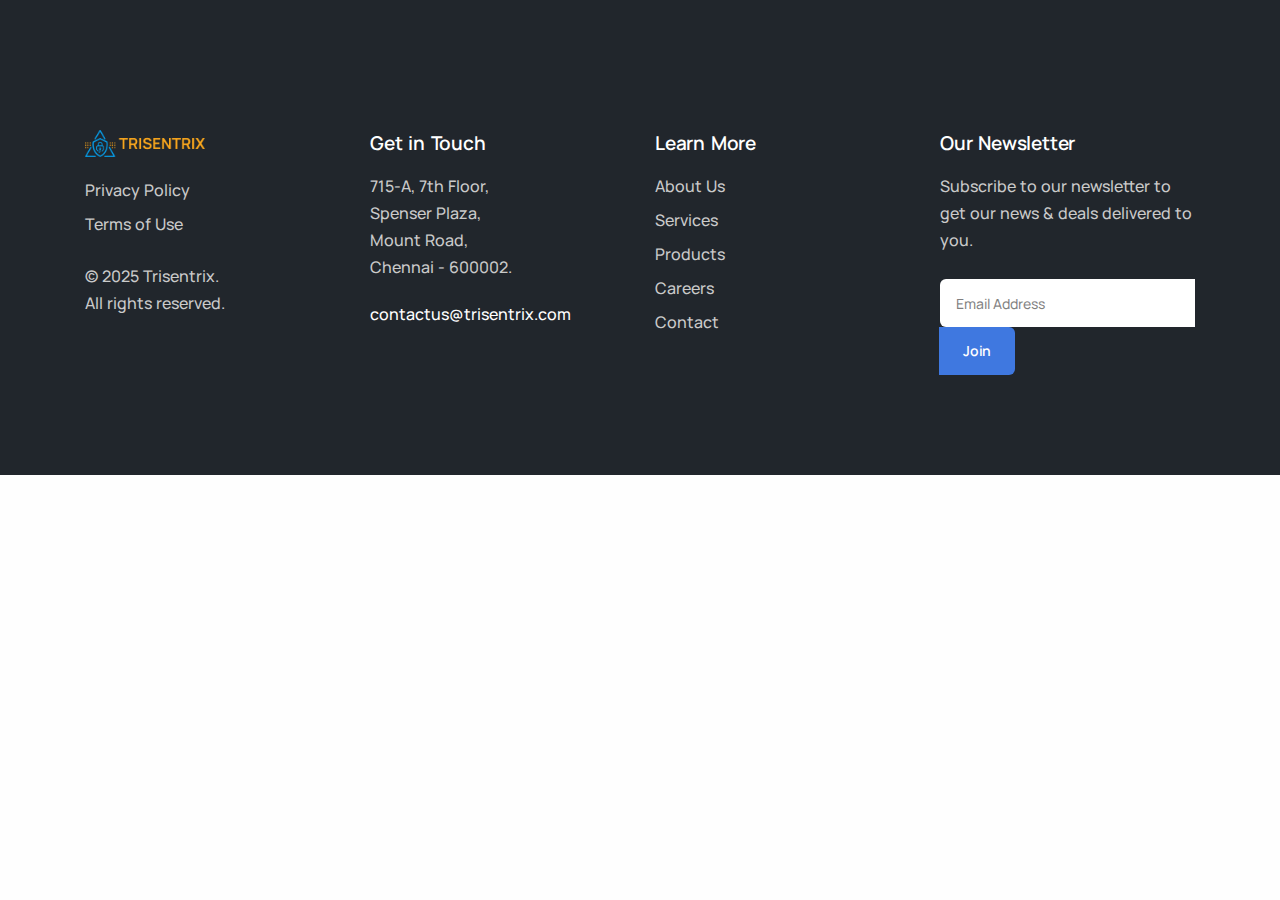
<file: footer.html>
<!DOCTYPE html>
<html lang="en">
<head>
  <meta charset="UTF-8">
  <meta name="viewport" content="width=device-width, initial-scale=1.0">
  <title>Footer | Trisentrix</title>

  <!-- REQUIRED STYLES -->
  <link rel="shortcut icon" href="./assets/img/favicon.png">
  <link rel="stylesheet" type="text/css" href="./assets/fonts/unicons/unicons.css">
  <link rel="stylesheet" href="./assets/css/plugins.css">
  <link rel="stylesheet" href="./style.css">
</head>

<body>

<!-- ===== FOOTER ===== -->
<footer class="!bg-[#21262c] shrink-0">
  <div class="container py-16 xl:!py-20 lg:!py-20 md:!py-20">

    <div class="flex flex-wrap mx-[-15px] !mt-[-30px] xl:!mt-0 lg:!mt-0">

      <!-- BRAND -->
      <div class="md:w-4/12 xl:w-3/12 lg:w-3/12 w-full px-[15px] !mt-[30px]">
        <div class="widget !text-[#cacaca]">
          <img class="!mb-4" src="./assets/img/trise/logo.png" style="width: 120px; height: auto; display: block;" alt="Trisentrix">

          <ul class="pl-0 list-none !mb-0">
            <li>
              <a class="!text-[#cacaca] hover:!text-[#3f78e0]" href="#">
                Privacy Policy
              </a>
            </li>
            <li class="!mt-[0.35rem]">
              <a class="!text-[#cacaca] hover:!text-[#3f78e0]" href="#">
                Terms of Use
              </a>
            </li>
          </ul>

          <p class="!mb-0 !mt-5">
            © 2025 Trisentrix.<br class="hidden xl:block lg:block">
            All rights reserved.
          </p>
        </div>
      </div>

      <!-- CONTACT -->
      <div class="md:w-4/12 xl:w-3/12 lg:w-3/12 w-full px-[15px] !mt-[30px]">
        <div class="widget !text-[#cacaca]">
          <h4 class="widget-title !text-white !mb-3">Get in Touch</h4>

          <address class="not-italic !leading-[inherit] !mb-4">
            715-A, 7th Floor,<br>
            Spenser Plaza,<br>
            Mount Road,<br>
            Chennai - 600002.
          </address>

          <a class="!text-[#cacaca] hover:!text-[#3f78e0]" href="mailto:contactus@trisentrix.com" style="color:#ffffff !important; text-decoration:none;">
            contactus@trisentrix.com
          </a>
        </div>
      </div>

      <!-- LINKS -->
      <div class="md:w-4/12 xl:w-3/12 lg:w-3/12 w-full px-[15px] !mt-[30px]">
        <div class="widget !text-[#cacaca]">
          <h4 class="widget-title !text-white !mb-3">Learn More</h4>

          <ul class="pl-0 list-none !mb-0">
            <li><a class="!text-[#cacaca] hover:!text-[#3f78e0]" href="about.html">About Us</a></li>
            <li class="!mt-[0.35rem]"><a class="!text-[#cacaca] hover:!text-[#3f78e0]" href="services.html">Services</a></li>
            <li class="!mt-[0.35rem]"><a class="!text-[#cacaca] hover:!text-[#3f78e0]" href="product.html">Products</a></li>
            <li class="!mt-[0.35rem]"><a class="!text-[#cacaca] hover:!text-[#3f78e0]" href="career.html">Careers</a></li>
            <li class="!mt-[0.35rem]"><a class="!text-[#cacaca] hover:!text-[#3f78e0]" href="contact.html">Contact</a></li>
          </ul>
        </div>
      </div>

      <!-- NEWSLETTER -->
      <div class="md:w-full xl:w-3/12 lg:w-3/12 w-full px-[15px] !mt-[30px]">
        <div class="widget !text-[#cacaca]">
          <h4 class="widget-title !text-white !mb-3">Our Newsletter</h4>

          <p class="!mb-5">
            Subscribe to our newsletter to get our news & deals delivered to you.
          </p>

          <div class="newsletter-wrapper">
            <div class="input-group" style="display: flex; gap: 0; align-items: stretch; width: 100%;">

              <input
                type="email"
                class="form-control"
                placeholder="Email Address"
                aria-label="Email Address"
                style="
                  background:#ffffff;
                  color:#000000;
                  padding:12px 16px;
                  border-radius:6px 0 0 6px;
                  border: none;
                  flex: 1;
                  min-width: 200px;
                  height: 48px;
                  box-sizing: border-box;
                  font-size: 14px;
                "
              >

              <button
                class="btn btn-primary"
                style="
                  background:#3f78e0;
                  border-radius:0 6px 6px 0;
                  border: none;
                  padding: 0 24px;
                  color: #fff;
                  font-weight: 600;
                  white-space: nowrap;
                  cursor: pointer;
                  height: 48px;
                  display: flex;
                  align-items: center;
                  justify-content: center;
                  font-size: 14px;
                "
              >
                Join
              </button>

            </div>
          </div>

        </div>
      </div>

    </div>
  </div>
</footer>

<!-- REQUIRED SCRIPTS -->
<script src="./assets/js/plugins.js"></script>
<script src="./assets/js/theme.js"></script>

</body>
</html>
</file>
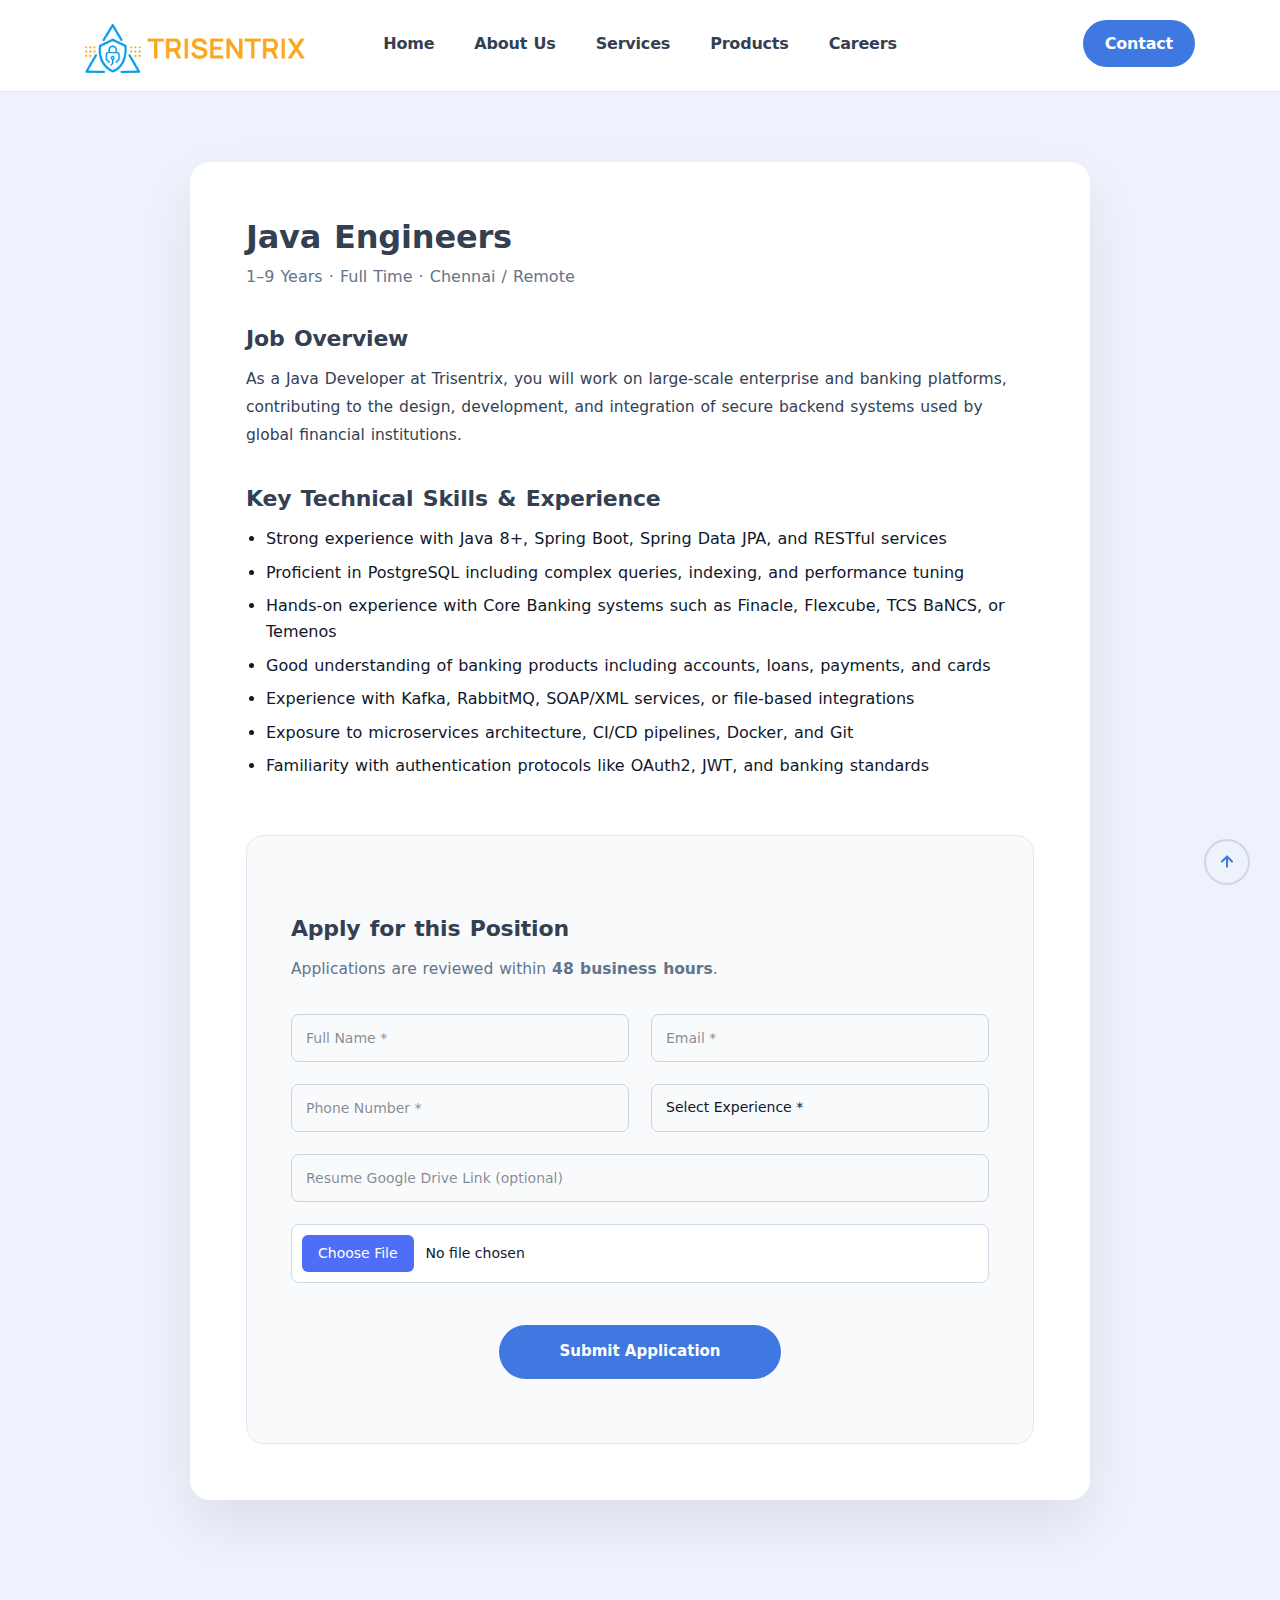
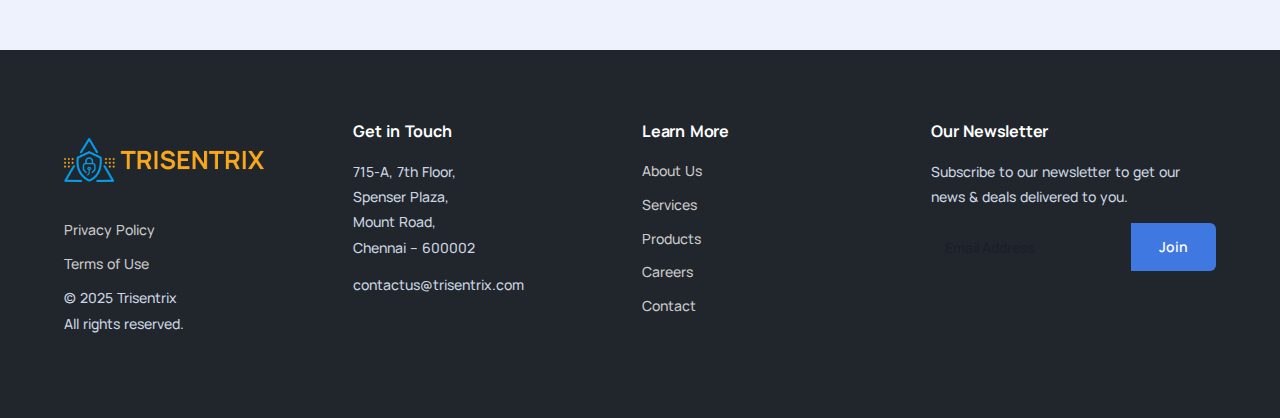
<file: job-apply.html>
<!DOCTYPE html>
<html lang="en">
  <head>
    <meta charset="UTF-8" />
    <title>Apply | Trisentrix</title>
    <meta name="viewport" content="width=device-width, initial-scale=1.0" />
    <link rel="shortcut icon" href="./assets/img/favicon.png" />
    <link rel="shortcut icon" href="./assets/img/favicon.png" />
    <link
      href="https://cdn.jsdelivr.net/npm/bootstrap@5.3.3/dist/css/bootstrap.min.css"
      rel="stylesheet"
    />
    <link
      rel="stylesheet"
      type="text/css"
      href="./assets/fonts/unicons/unicons.css"
    />
    <link rel="stylesheet" href="./assets/css/plugins.css" />
    <link rel="stylesheet" href="./style.css" />

    <style>
      body {
        margin: 0;
        font-family: "Segoe UI", system-ui, Arial, sans-serif;
        background: #edf2fc;
        color: #0f172a;
      }

      /* ================= HEADER ================= */
      header {
        background: #ffffff;
        border-bottom: 1px solid #e5e7eb;
        position: relative;
        z-index: 100;
      }

      /* .nav {
        display: flex;
        gap: 32px;

        position: absolute;
        left: 50%;
        transform: translateX(-50%);
      }

      .nav a {
        text-decoration: none;
        font-weight: 600;
        color: #0f172a;
      }
      .nav a:hover {
        color: #3f78e0;
      } */

      .contact-btn {
        padding: 10px 22px;
        background: #3f78e0;
        color: #fff;
        border-radius: 999px;
        text-decoration: none;
        font-weight: 600;
      }

      /* ================= PAGE ================= */
      .wrapper {
        max-width: 900px;
        margin: 70px auto;
        background: #ffffff;
        padding: 56px;
        border-radius: 20px;
        box-shadow: 0 24px 56px rgba(0, 0, 0, 0.08);
      }

      h1 {
        font-size: 32px;
        margin-bottom: 6px;
      }
      .job-meta {
        color: #64748b;
        margin-bottom: 34px;
      }
      h2 {
        font-size: 22px;
        margin: 36px 0 14px;
      }
      p {
        font-size: 15.5px;
        line-height: 1.8;
        color: #334155;
      }
      ul {
        padding-left: 22px;
      }
      li {
        margin-bottom: 10px;
      }

      /* ================= APPLY BOX ================= */
      .apply-box {
        margin-top: 56px;
        background: #f8fafc;
        border: 1px solid #e2e8f0;
        border-radius: 18px;
        padding: 44px;
      }
      .apply-note {
        color: #64748b;
        margin-bottom: 30px;
      }

      .form-grid {
        display: grid;
        grid-template-columns: 1fr 1fr;
        gap: 22px;
      }

      input,
      select {
        height: 48px;
        padding: 0 14px;
        border-radius: 8px;
        border: 1px solid #cbd5e1;
        font-size: 14px;
        box-sizing: border-box;
        font-family: inherit;
      }

      .error {
        color: #ef4444;
        margin-top: 12px;
        text-align: center;
      }

      input[type="file"] {
        padding: 8px 14px;
        display: block;
        height: auto;
        line-height: 1.5;
      }

      .full {
        grid-column: span 2;
      }

      /* File input */
      .file-wrap {
        grid-column: span 2;
      }

      button {
        display: block;
        margin: 42px auto 0;
        padding: 14px 60px;
        background: #3f78e0;
        color: #ffffff;
        border: none;
        border-radius: 999px;
        font-size: 15px;
        font-weight: 600;
        cursor: pointer;
        transition: all 0.3s ease;
      }

      button:hover {
        background: #2d5ab8;
      }

      button:disabled {
        background: #94a3b8;
        cursor: not-allowed;
        opacity: 0.7;
      }

      button.loading {
        position: relative;
      }

      button.loading::after {
        content: "";
        position: absolute;
        width: 16px;
        height: 16px;
        margin: auto;
        border: 2px solid transparent;
        border-radius: 50%;
        border-top-color: #ffffff;
        animation: spin 0.8s linear infinite;
      }

      @keyframes spin {
        to {
          transform: rotate(360deg);
        }
      }

      footer {
        background: #21262c;
        padding: 70px 0;
        margin-top: 80px;
        font-family: Manrope, ui-sans-serif, system-ui, sans-serif !important;
      }

      .footer-container {
        max-width: 1200px;
        margin: auto;
        padding: 0 24px;
      }

      .footer-grid {
        display: grid;
        grid-template-columns: repeat(4, 1fr);
        gap: 60px;
        align-items: start;
      }

      /* BRAND */
      .footer-brand {
        display: flex;
        align-items: center;
        gap: 16px;
        margin-bottom: 18px;
      }

      .footer-brand img {
        width: 200px !important;
        height: 80px !important;
        object-fit: contain;
        flex-shrink: 0;
        display: block !important;
      }

      .footer-brand span {
        font-size: 24px;
        font-weight: 700;
        color: #f59e0b;
      }

      .footer-links a {
        color: #cbd5e1;
        font-size: 14px;
        text-decoration: none;
        display: block;
        margin-bottom: 10px;
      }

      .footer-links a:hover {
        color: #3f78e0;
      }

      footer h4 {
        color: #ffffff;
        font-size: 16px;
        margin-bottom: 16px;
      }

      footer p {
        color: #cbd5e1;
        font-size: 14px;
        line-height: 1.8;
        margin-bottom: 12px;
      }

      /* NEWSLETTER */
      .newsletter-box {
        display: flex;
        gap: 0;
        margin-top: 14px;
        align-items: center;
        width: 100%;
      }

      .newsletter-box input {
        flex: 1;
        height: 48px;
        padding: 0 14px;
        border: none;
        border-radius: 6px 0 0 6px;
        outline: none;
        box-sizing: border-box;
        font-size: 14px;
      }

      .newsletter-box button {
        height: 48px;
        padding: 0 28px;
        border: none;
        background: #3f78e0;
        color: #fff;
        font-weight: 600;
        border-radius: 0 6px 6px 0;
        cursor: pointer;
        display: flex;
        align-items: center;
        justify-content: center;
        white-space: nowrap;
        font-size: 14px;
        margin: 0;
        line-height: 1;
      }
      #jobSkills {
        list-style-type: disc;
        padding-left: 20px;
      }

      #jobSkills li {
        margin-bottom: 8px;
        line-height: 1.6;
      }
      /* Style the input box */
      input[type="file"] {
        width: 100%;
        padding: 10px;
        border: 1px solid #cfd8e3;
        border-radius: 8px;
        font-size: 14px;
        background-color: #fff;
        cursor: pointer;
      }

      /* Style ONLY the button part */
      input[type="file"]::file-selector-button {
        padding: 8px 16px;
        margin-right: 12px;
        border: none;
        border-radius: 6px;
        background-color: #4f6ef7;
        color: #fff;
        font-size: 14px;
        cursor: pointer;
      }

      /* Hover effect */
      input[type="file"]::file-selector-button:hover {
        background-color: #3b57e3;
      }

      /* Mobile responsiveness */
      @media (max-width: 576px) {
        input[type="file"]::file-selector-button {
          width: fit-content;
          margin-bottom: 6px;
        }
        input[type="file"] {
          text-align: center;
        }
      }

      /* RESPONSIVE */
      @media (max-width: 768px) {
        .apply-box {
          padding: 24px;
        }
        .wrapper {
          margin: 40px 16px;
          padding: 32px;
        }
        .form-grid {
          grid-template-columns: 1fr;
        }
        .full,
        .file-wrap {
          grid-column: span 1;
        }
        .footer-grid {
          grid-template-columns: 1fr;
        }

        .nav {
          position: static;
          transform: none;
          margin-top: 12px;
        }

        .header {
          flex-direction: column;
          gap: 14px;
        }
      }
    </style>
  </head>

  <body>
    <header>
      <nav class="navbar navbar-expand-lg center-nav transparent navbar-light">
        <div
          class="container xl:!flex-row lg:!flex-row !flex-nowrap items-center"
        >
          <div class="navbar-brand w-full">
            <a href="./index.html">
              <img
                src="./assets/img/trise/logo.png"
                srcset="./assets/img/trise/logo.png 2x"
                alt="image"
                width="220"
              />
            </a>
          </div>
          <div class="navbar-collapse offcanvas offcanvas-nav offcanvas-start">
            <div
              class="offcanvas-header xl:!hidden lg:!hidden flex items-center justify-between flex-row p-6"
            >
              <h3
                class="!text-white xl:!text-[1.5rem] !text-[calc(1.275rem_+_0.3vw)] !mb-0"
              >
                Trisentrix
              </h3>
              <button
                type="button"
                class="btn-close btn-close-white !mr-[-0.75rem] m-0 p-0 leading-none !text-[#343f52] transition-all duration-[0.2s] ease-in-out border-0 motion-reduce:transition-none before:text-[1.05rem] before:text-white before:content-['\ed3b'] before:w-[1.8rem] before:h-[1.8rem] before:leading-[1.8rem] before:shadow-none before:transition-[background] before:duration-[0.2s] before:ease-in-out before:!flex before:justify-center before:items-center before:m-0 before:p-0 before:rounded-[100%] hover:no-underline bg-inherit before:bg-[rgba(255,255,255,.08)] before:font-Unicons hover:before:bg-[rgba(0,0,0,.11)]"
                data-bs-dismiss="offcanvas"
                aria-label="Close"
              ></button>
            </div>
            <div
              class="offcanvas-body xl:!ml-auto lg:!ml-auto flex flex-col !h-full"
            >
              <ul class="navbar-nav">
                <li class="nav-item">
                  <a class="nav-link" href="index.html">Home</a>
                </li>
                <li class="nav-item">
                  <a class="nav-link" href="./about.html">About Us</a>
                </li>
                <li class="nav-item">
                  <a class="nav-link" href="services.html">Services</a>
                </li>
                <li class="nav-item">
                  <a class="nav-link" href="product.html">Products</a>
                </li>
                <li class="nav-item">
                  <a class="nav-link" href="career.html">Careers</a>
                </li>
              </ul>
              <!-- /.navbar-nav -->
              <div class="offcanvas-footer xl:!hidden lg:!hidden">
                <div>
                  <a href="mailto:first.last@email.com" class="link-inverse"
                    >contactus@trisentrix.com</a
                  >
                  <br />
                  <br />
                  <nav class="nav social social-white !mt-4">
                    <a
                      class="!text-[#cacaca] text-[1rem] transition-all duration-[0.2s] ease-in-out translate-y-0 motion-reduce:transition-none hover:translate-y-[-0.15rem] m-[0_.7rem_0_0]"
                      href="#"
                      ><i
                        class="uil uil-twitter before:content-['\ed59'] !text-white text-[1rem]"
                      ></i
                    ></a>
                    <a
                      class="!text-[#cacaca] text-[1rem] transition-all duration-[0.2s] ease-in-out translate-y-0 motion-reduce:transition-none hover:translate-y-[-0.15rem] m-[0_.7rem_0_0]"
                      href="#"
                      ><i
                        class="uil uil-facebook-f before:content-['\eae2'] !text-white text-[1rem]"
                      ></i
                    ></a>
                    <a
                      class="!text-[#cacaca] text-[1rem] transition-all duration-[0.2s] ease-in-out translate-y-0 motion-reduce:transition-none hover:translate-y-[-0.15rem] m-[0_.7rem_0_0]"
                      href="#"
                      ><i
                        class="uil uil-dribbble before:content-['\eaa2'] !text-white text-[1rem]"
                      ></i
                    ></a>
                    <a
                      class="!text-[#cacaca] text-[1rem] transition-all duration-[0.2s] ease-in-out translate-y-0 motion-reduce:transition-none hover:translate-y-[-0.15rem] m-[0_.7rem_0_0]"
                      href="#"
                      ><i
                        class="uil uil-instagram before:content-['\eb9c'] !text-white text-[1rem]"
                      ></i
                    ></a>
                    <a
                      class="!text-[#cacaca] text-[1rem] transition-all duration-[0.2s] ease-in-out translate-y-0 motion-reduce:transition-none hover:translate-y-[-0.15rem] m-[0_.7rem_0_0]"
                      href="#"
                      ><i
                        class="uil uil-youtube before:content-['\edb5'] !text-white text-[1rem]"
                      ></i
                    ></a>
                  </nav>
                  <!-- /.social -->
                </div>
              </div>
              <!-- /.offcanvas-footer -->
            </div>
            <!-- /.offcanvas-body -->
          </div>
          <!-- /.navbar-collapse -->
          <div class="navbar-other w-full !flex !ml-auto">
            <ul class="navbar-nav !flex-row !items-center !ml-auto">
              <!-- <li class="nav-item dropdown language-select uppercase group">
                <a class="nav-link dropdown-item dropdown-toggle" href="#" role="button" data-bs-toggle="dropdown" aria-haspopup="true" aria-expanded="false">En</a>
                <ul class="dropdown-menu group-hover:shadow-[0_0.25rem_0.75rem_rgba(30,34,40,0.15)]">
                  <li class="nav-item"><a class="dropdown-item hover:!text-[#3f78e0] hover:bg-[inherit] " href="#">En</a></li>
                  <li class="nav-item"><a class="dropdown-item hover:!text-[#3f78e0] hover:bg-[inherit] " href="#">De</a></li>
                  <li class="nav-item"><a class="dropdown-item hover:!text-[#3f78e0] hover:bg-[inherit] " href="#">Es</a></li>
                </ul>
              </li> -->
              <li class="nav-item hidden xl:block lg:block md:block">
                <a
                  href="./contact.html"
                  class="btn btn-sm btn-primary !text-white !bg-[#3f78e0] border-[#3f78e0] hover:text-white hover:bg-[#3f78e0] hover:!border-[#3f78e0] active:text-white active:bg-[#3f78e0] active:border-[#3f78e0] disabled:text-white disabled:bg-[#3f78e0] disabled:border-[#3f78e0] !rounded-[50rem] hover:translate-y-[-0.15rem] hover:shadow-[0_0.25rem_0.75rem_rgba(30,34,40,0.15)]"
                  >Contact</a
                >
              </li>
              <li class="nav-item xl:!hidden lg:!hidden">
                <button class="hamburger offcanvas-nav-btn">
                  <span></span>
                </button>
              </li>
            </ul>
            <!-- /.navbar-nav -->
          </div>
          <!-- /.navbar-other -->
        </div>
        <!-- /.container -->
      </nav>
      <!-- /.navbar -->
    </header>
    <!-- /header -->

    <!-- CONTENT -->
    <div class="wrapper">
      <h1 id="jobTitle"></h1>
      <div class="job-meta" id="jobMeta"></div>

      <h2>Job Overview</h2>
      <p id="jobOverview"></p>

      <h2>Key Technical Skills & Experience</h2>
      <ul id="jobSkills"></ul>

      <div class="apply-box">
        <h2>Apply for this Position</h2>
        <p class="apply-note">
          Applications are reviewed within <strong>48 business hours</strong>.
        </p>

        <form onsubmit="submitForm(event)">
          <div class="form-grid">
            <input id="name" required placeholder="Full Name *" />
            <input id="email" type="email" required placeholder="Email *" />
            <input id="phone" required placeholder="Phone Number *" />
            <select id="experience" required>
              <option value="">Select Experience *</option>
              <option>0–1 Years</option>
              <option>1–3 Years</option>
              <option>3–5 Years</option>
              <option>5–9 Years</option>
              <option>9+ Years</option>
            </select>
            <input
              id="driveLink"
              class="full"
              placeholder="Resume Google Drive Link (optional)"
            />
            <input
              id="resume"
              type="file"
              class="full"
              accept=".pdf,application/pdf"
              required
            />
          </div>
          <button type="submit" id="submitBtn">Submit Application</button>
          <p class="error" id="error"></p>
        </form>
        <div
          class="progress-wrap fixed w-[2.3rem] h-[2.3rem] cursor-pointer block shadow-[inset_0_0_0_0.1rem_rgba(128,130,134,0.25)] z-[1010] translate-y-3 transition-all duration-[0.2s] ease-[linear,margin-right] delay-[0s] rounded-[100%] right-6 bottom-6 motion-reduce:transition-none after:absolute after:content-['\e951'] after:text-center after:leading-[2.3rem] after:text-[1.2rem] after:!text-[#3f78e0] after:h-[2.3rem] after:w-[2.3rem] after:cursor-pointer after:block after:z-[1] after:transition-all after:duration-[0.2s] after:ease-linear after:left-0 after:top-0 motion-reduce:after:transition-none after:font-Unicons"
        >
          <svg
            class="progress-circle svg-content"
            width="100%"
            height="100%"
            viewBox="-1 -1 102 102"
          >
            <path
              class="fill-none stroke-[#3f78e0] stroke-[4] box-border transition-all duration-[0.2s] ease-linear motion-reduce:transition-none"
              d="M50,1 a49,49 0 0,1 0,98 a49,49 0 0,1 0,-98"
            />
          </svg>
        </div>
      </div>
    </div>

    <footer>
      <div class="footer-container">
        <div class="footer-grid">
          <!-- BRAND -->
          <div>
            <div class="footer-brand">
              <img
                src="./assets/img/trise/logo.png"
                alt="Trisentrix"
                width="200"
                height="80"
              />
            </div>

            <div class="footer-links">
              <a href="#">Privacy Policy</a>
              <a href="#">Terms of Use</a>
            </div>

            <p>© 2025 Trisentrix<br />All rights reserved.</p>
          </div>

          <!-- CONTACT -->
          <div>
            <h4>Get in Touch</h4>
            <p>
              715-A, 7th Floor,<br />
              Spenser Plaza,<br />
              Mount Road,<br />
              Chennai – 600002
            </p>
            <p>contactus@trisentrix.com</p>
          </div>

          <!-- LINKS -->
          <div>
            <h4>Learn More</h4>
            <div class="footer-links">
              <a href="about.html">About Us</a>
              <a href="services.html">Services</a>
              <a href="product.html">Products</a>
              <a href="career.html">Careers</a>
              <a href="contact.html">Contact</a>
            </div>
          </div>

          <!-- NEWSLETTER -->
          <div>
            <h4>Our Newsletter</h4>
            <p>
              Subscribe to our newsletter to get our news & deals delivered to
              you.
            </p>

            <div class="newsletter-box">
              <input type="email" placeholder="Email Address" />
              <button type="button">Join</button>
            </div>
          </div>
        </div>
      </div>
    </footer>

    <script>
      const MAX_FILE_SIZE = 5 * 1024 * 1024; // 5MB
      const ALLOWED_TYPES = ["application/pdf"];
      const jobData = {
        java: {
          title: "Java Engineers",
          meta: "1–9 Years · Full Time · Chennai / Remote",
          overview:
            "As a Java Developer at Trisentrix, you will work on large-scale enterprise and banking platforms, contributing to the design, development, and integration of secure backend systems used by global financial institutions.",
          skills: [
            "Strong experience with Java 8+, Spring Boot, Spring Data JPA, and RESTful services",
            "Proficient in PostgreSQL including complex queries, indexing, and performance tuning",
            "Hands-on experience with Core Banking systems such as Finacle, Flexcube, TCS BaNCS, or Temenos",
            "Good understanding of banking products including accounts, loans, payments, and cards",
            "Experience with Kafka, RabbitMQ, SOAP/XML services, or file-based integrations",
            "Exposure to microservices architecture, CI/CD pipelines, Docker, and Git",
            "Familiarity with authentication protocols like OAuth2, JWT, and banking standards",
          ],
        },
        ml: {
          title: "Machine Learning Engineer",
          meta: "2–7 Years · Full Time · Remote",
          overview:
            "You will design, build, and deploy scalable machine learning solutions that power intelligent, data-driven platforms across multiple business domains.",
          skills: [
            "Strong programming experience in Python with TensorFlow or PyTorch",
            "Experience building, training, and deploying ML models to production",
            "Hands-on experience with data preprocessing, feature engineering, and analytics",
            "Knowledge of statistics, algorithms, and machine learning fundamentals",
            "Experience working with cloud-based ML platforms and pipelines",
            "Ability to translate business problems into ML-driven solutions",
          ],
        },
        cloud: {
          title: "Cloud Solutions Architect",
          meta: "5–10 Years · Full Time · Chennai / Remote",
          overview:
            "Responsible for designing and implementing secure, scalable cloud architectures that support enterprise-grade applications and services.",
          skills: [
            "Deep expertise in AWS, Azure, or Google Cloud platforms",
            "Designing highly available, fault-tolerant cloud systems",
            "Infrastructure as Code using Terraform or CloudFormation",
            "Cloud security, IAM policies, and compliance standards",
            "Experience with cloud migration and modernization projects",
            "Cost optimization and performance monitoring strategies",
          ],
        },
        devops: {
          title: "DevOps Engineer",
          meta: "3–8 Years · Full Time · Chennai / Remote",
          overview:
            "You will automate, monitor, and optimize deployment pipelines while ensuring reliability and scalability of production systems.",
          skills: [
            "Strong experience with CI/CD tools such as Jenkins or GitHub Actions",
            "Hands-on experience with Docker and Kubernetes",
            "Linux system administration and scripting skills",
            "Monitoring, logging, and alerting tools",
            "Cloud infrastructure management",
            "Infrastructure as Code and automation best practices",
          ],
        },
        fsd: {
          title: "Full Stack Developer",
          meta: "2–6 Years · Full Time · Chennai / Remote",
          overview:
            "Develop end-to-end web applications with modern frontend frameworks and robust backend services.",
          skills: [
            "Frontend development using React, Angular, or Vue",
            "Backend API development and integration",
            "Working knowledge of SQL and NoSQL databases",
            "Authentication, authorization, and security best practices",
            "Agile development workflows and Git version control",
            "Deployment and maintenance of cloud-based applications",
          ],
        },
        iot: {
          title: "IoT Engineer",
          meta: "2–7 Years · Full Time · Chennai / Remote",
          overview:
            "Design and develop secure, scalable IoT solutions connecting devices, platforms, and cloud services.",
          skills: [
            "IoT architecture and system design",
            "Experience with MQTT, HTTP, and device communication protocols",
            "Cloud-based IoT platforms and device management",
            "Edge computing and real-time data processing",
            "Secure device communication and authentication",
            "Monitoring, diagnostics, and lifecycle management",
          ],
        },
      };

      const role = new URLSearchParams(location.search).get("role") || "java";
      const job = jobData[role];

      jobTitle.textContent = job.title;
      jobMeta.textContent = job.meta;
      jobOverview.textContent = job.overview;
      jobSkills.innerHTML = job.skills.map((s) => `<li>${s}</li>`).join("");

      const WEB_APP_URL =
        "https://script.google.com/macros/s/AKfycbzZpNrDMmyKRQ8gjJH6Q9JYJPYPq7fn6t8fljBsBHGuCSiXARAjsAyjmE0Q-kUC6EHn1A/exec";

      function submitForm(e) {
        e.preventDefault();

        const submitBtn = document.getElementById("submitBtn");
        const errorMsg = document.getElementById("error");
        const file = document.getElementById("resume").files[0];

        if (!file) {
          errorMsg.innerText = "Please upload resume PDF";
          return;
        }

        // ✅ File size check
        if (file.size > MAX_FILE_SIZE) {
          errorMsg.innerText = "File size must be less than 5 MB";
          return;
        }

        // ✅ MIME type check (stronger than extension)
        if (!ALLOWED_TYPES.includes(file.type)) {
          errorMsg.innerText = "Only PDF files are allowed";
          return;
        }

        // Disable button and show loading state
        submitBtn.disabled = true;
        submitBtn.classList.add("loading");
        submitBtn.innerHTML = "Submitting...";
        errorMsg.innerText = "";

        const reader = new FileReader();
        reader.onload = function () {
          const base64 = reader.result.split(",")[1];

          const payload = {
            name: document.getElementById("name").value,
            email: document.getElementById("email").value,
            phone: document.getElementById("phone").value,
            experience: document.getElementById("experience").value,
            role: job.title || role,
            resumeBase64: base64,
            resumeFileName: file.name,
            driveLink: document.getElementById("driveLink").value || "",
          };

          fetch(WEB_APP_URL, {
            method: "POST",
            body: JSON.stringify(payload),
          })
            .then((res) => res.json())
            .then((data) => {
              if (data.status === "success") {
                window.location.href = "thankyou.html";
              } else {
                errorMsg.innerText = data.message || "Submission failed";
                submitBtn.disabled = false;
                submitBtn.classList.remove("loading");
                submitBtn.innerHTML = "Submit Application";
              }
            })
            .catch((error) => {
              errorMsg.innerText = "Submission failed. Please try again.";
              submitBtn.disabled = false;
              submitBtn.classList.remove("loading");
              submitBtn.innerHTML = "Submit Application";
            });
        };

        reader.readAsDataURL(file);
      }
    </script>
    <script src="./assets/js/plugins.js"></script>
    <script src="./assets/js/theme.js"></script>
    <script src="https://cdn.jsdelivr.net/npm/bootstrap@5.3.3/dist/js/bootstrap.bundle.min.js"></script>
  </body>
</html>
</file>
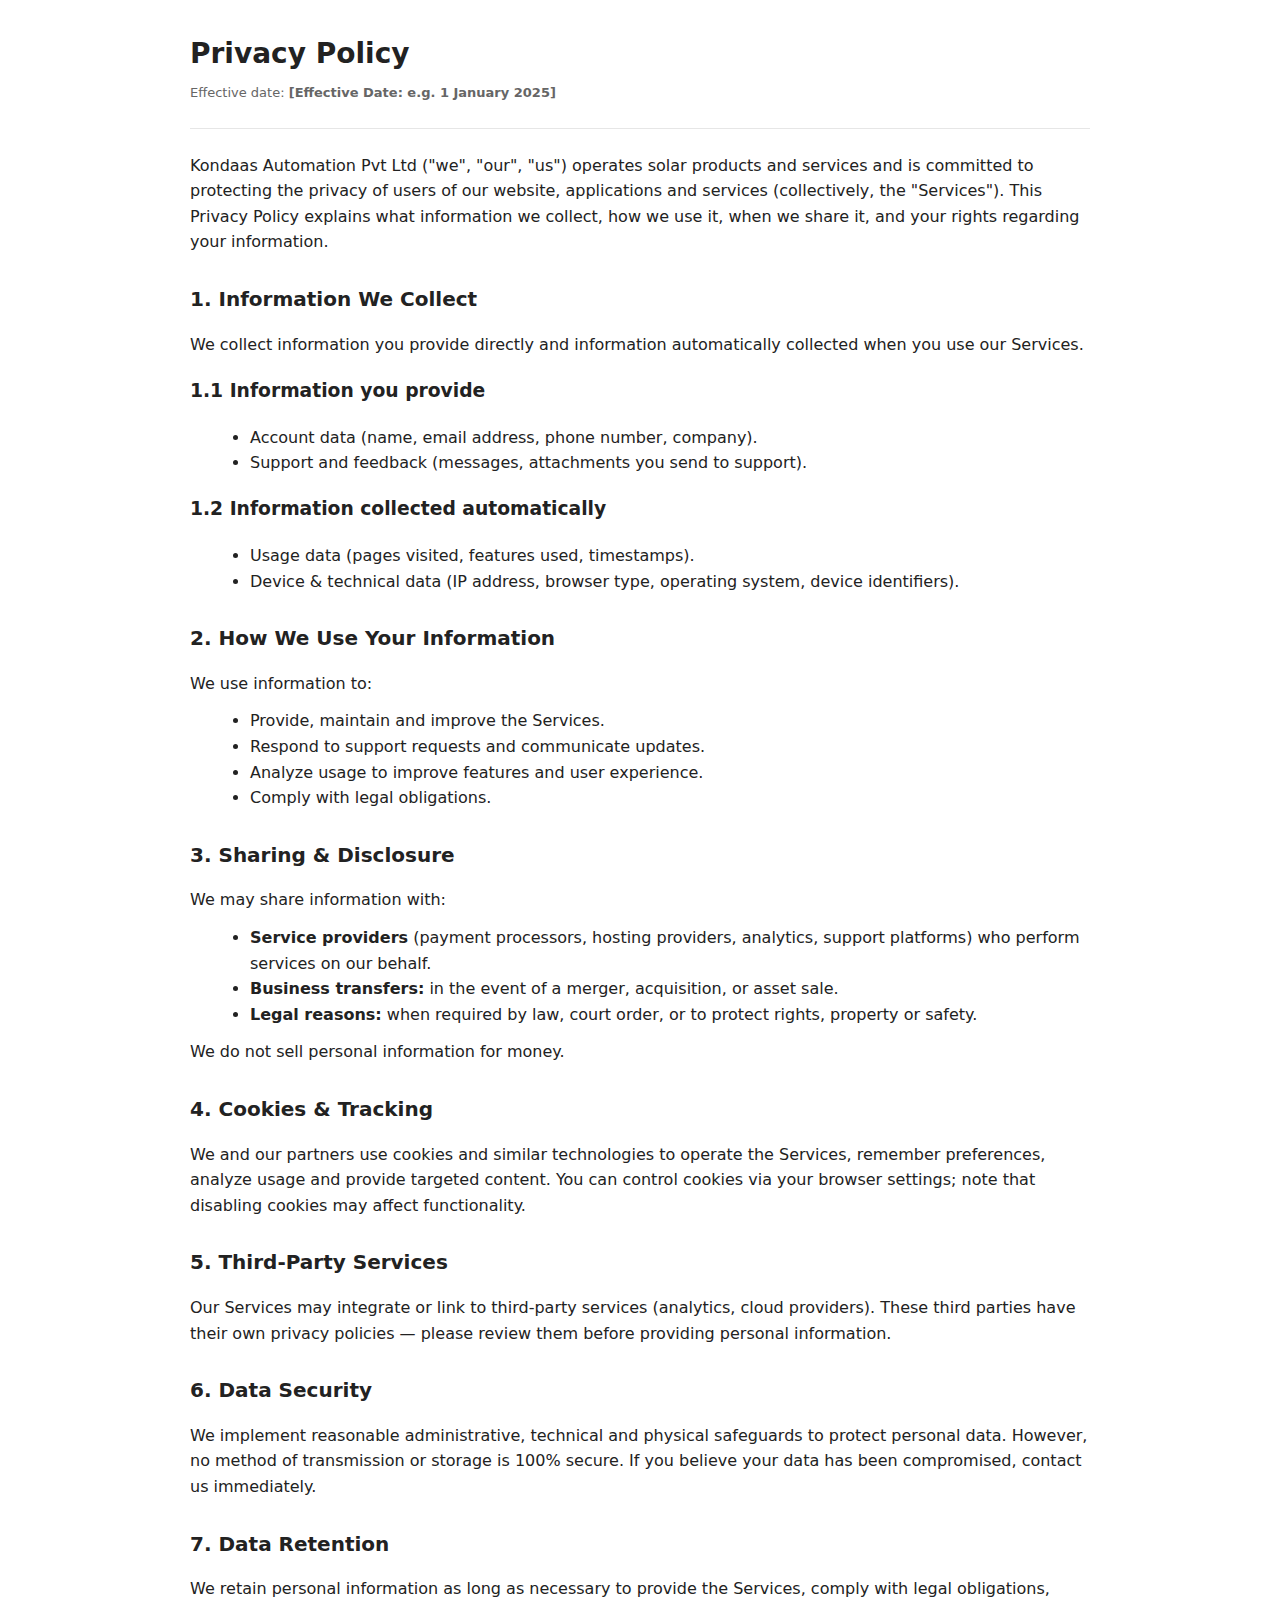
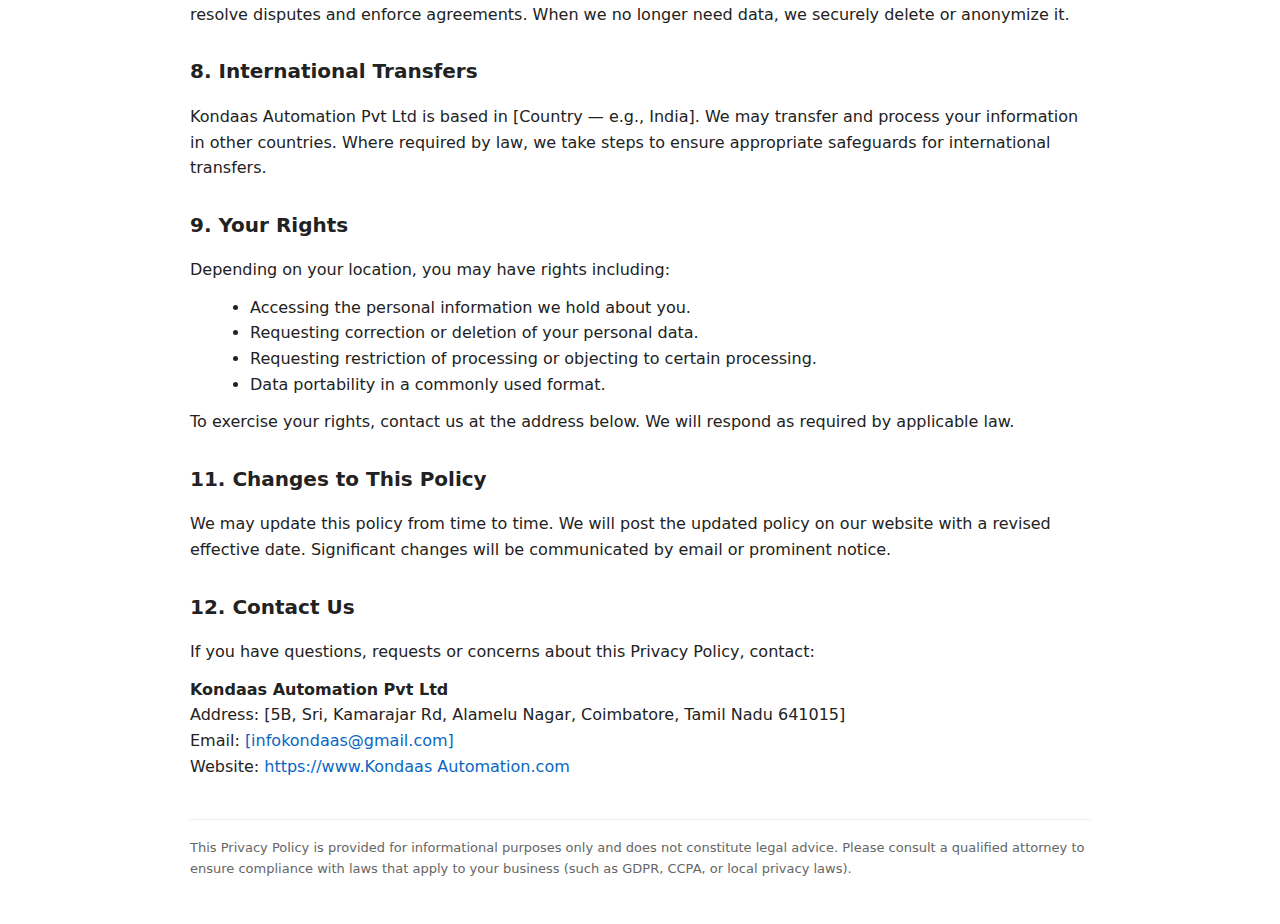
<file: konprivacypolicy.html>
<!doctype html>
<html lang="en">
<head>
  <meta charset="utf-8" />
  <meta name="viewport" content="width=device-width,initial-scale=1" />
  <title>Privacy Policy — Kondaas Automation Pvt Ltd</title>
  <style>
    body { font-family: system-ui, -apple-system, "Segoe UI", Roboto, "Helvetica Neue", Arial; line-height:1.6; color:#222; padding:32px; max-width:900px; margin:0 auto; }
    header { border-bottom:1px solid #e6e6e6; margin-bottom:24px; padding-bottom:12px; }
    h1 { margin:0; font-size:28px; }
    h2 { margin-top:28px; font-size:20px; }
    p { margin:12px 0; }
    ul { margin:12px 0 12px 20px; }
    .small { font-size:13px; color:#666; margin-top:6px; }
    footer { margin-top:40px; border-top:1px solid #eee; padding-top:12px; color:#666; font-size:13px; }
    a { color:#0a66c2; text-decoration:none; }
    code { background:#f7f7f7; padding:2px 6px; border-radius:4px; font-size:90%; }
  </style>
</head>
<body>
  <header>
    <h1>Privacy Policy</h1>
    <p class="small">Effective date: <strong>[Effective Date: e.g. 1 January 2025]</strong></p>
  </header>

  <p>
    Kondaas Automation Pvt Ltd ("we", "our", "us") operates solar products and services and is committed to protecting the privacy of users of our website, applications and services (collectively, the "Services"). This Privacy Policy explains what information we collect, how we use it, when we share it, and your rights regarding your information.
  </p>

  <h2>1. Information We Collect</h2>
  <p>We collect information you provide directly and information automatically collected when you use our Services.</p>

  <h3>1.1 Information you provide</h3>
  <ul>
    <li>Account data (name, email address, phone number, company).</li>
    <li>Support and feedback (messages, attachments you send to support).</li>
  </ul>

  <h3>1.2 Information collected automatically</h3>
  <ul>
    <li>Usage data (pages visited, features used, timestamps).</li>
    <li>Device & technical data (IP address, browser type, operating system, device identifiers).</li>
  </ul>

  <h2>2. How We Use Your Information</h2>
  <p>We use information to:</p>
  <ul>
    <li>Provide, maintain and improve the Services.</li>
    <li>Respond to support requests and communicate updates.</li>
    <li>Analyze usage to improve features and user experience.</li>
    <li>Comply with legal obligations.</li>
  </ul>

  <h2>3. Sharing & Disclosure</h2>
  <p>We may share information with:</p>
  <ul>
    <li><strong>Service providers</strong> (payment processors, hosting providers, analytics, support platforms) who perform services on our behalf.</li>
    <li><strong>Business transfers:</strong> in the event of a merger, acquisition, or asset sale.</li>
    <li><strong>Legal reasons:</strong> when required by law, court order, or to protect rights, property or safety.</li>
  </ul>
  <p>We do not sell personal information for money.</p>

  <h2>4. Cookies & Tracking</h2>
  <p>We and our partners use cookies and similar technologies to operate the Services, remember preferences, analyze usage and provide targeted content. You can control cookies via your browser settings; note that disabling cookies may affect functionality.</p>

  <h2>5. Third-Party Services</h2>
  <p>Our Services may integrate or link to third-party services (analytics, cloud providers). These third parties have their own privacy policies — please review them before providing personal information.</p>

  <h2>6. Data Security</h2>
  <p>We implement reasonable administrative, technical and physical safeguards to protect personal data. However, no method of transmission or storage is 100% secure. If you believe your data has been compromised, contact us immediately.</p>

  <h2>7. Data Retention</h2>
  <p>We retain personal information as long as necessary to provide the Services, comply with legal obligations, resolve disputes and enforce agreements. When we no longer need data, we securely delete or anonymize it.</p>

  <h2>8. International Transfers</h2>
  <p>Kondaas Automation Pvt Ltd is based in [Country — e.g., India]. We may transfer and process your information in other countries. Where required by law, we take steps to ensure appropriate safeguards for international transfers.</p>

  <h2>9. Your Rights</h2>
  <p>Depending on your location, you may have rights including:</p>
  <ul>
    <li>Accessing the personal information we hold about you.</li>
    <li>Requesting correction or deletion of your personal data.</li>
    <li>Requesting restriction of processing or objecting to certain processing.</li>
    <li>Data portability in a commonly used format.</li>
  </ul>
  <p>To exercise your rights, contact us at the address below. We will respond as required by applicable law.</p>

  <h2>11. Changes to This Policy</h2>
  <p>We may update this policy from time to time. We will post the updated policy on our website with a revised effective date. Significant changes will be communicated by email or prominent notice.</p>

  <h2>12. Contact Us</h2>
  <p>If you have questions, requests or concerns about this Privacy Policy, contact:</p>
  <p>
    <strong>Kondaas Automation Pvt Ltd</strong><br />
    Address: [5B, Sri, Kamarajar Rd, Alamelu Nagar, Coimbatore, Tamil Nadu 641015]<br />
    Email: <a href="mailto:[infokondaas@gmail.com]">[infokondaas@gmail.com]</a><br />
    Website: <a href="https://kondaas.com/">https://www.Kondaas Automation.com</a>
  </p>

  <footer>
    <p class="small">This Privacy Policy is provided for informational purposes only and does not constitute legal advice. Please consult a qualified attorney to ensure compliance with laws that apply to your business (such as GDPR, CCPA, or local privacy laws).</p>
  </footer>
</body>
</html>
</file>
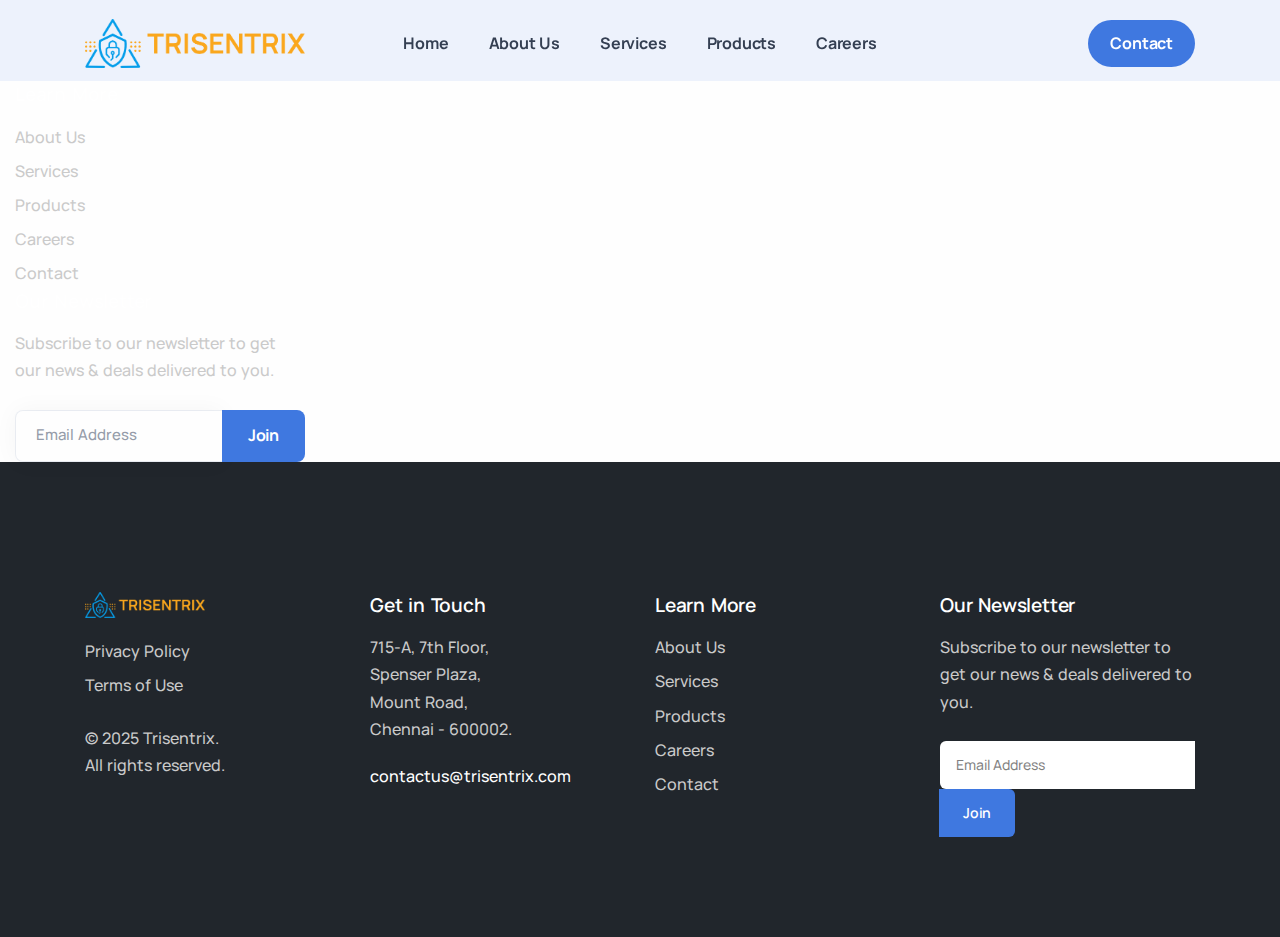
<file: product.html>
<!DOCTYPE html>
<html lang="en">

<head>
  <meta charset="utf-8">
  <meta name="viewport" content="width=device-width, initial-scale=1.0">
  <meta name="description" content="An impressive and flawless site template that includes various UI elements and countless features, attractive ready-made blocks and rich pages, basically everything you need to create a unique and professional website.">
  <meta name="keywords" content="Tailwind CSS, business, corporate, creative, gulp, marketing, minimal, modern, multipurpose, one page, responsive, saas, sass, seo, startup, html5 template, site template">
  <meta name="author" content="elemis">
  <title>TriSenTrix</title>
  <link rel="shortcut icon" href="./assets/img/favicon.png">
	<link rel="stylesheet" type="text/css" href="./assets/fonts/unicons/unicons.css">
  <link rel="stylesheet" href="./assets/css/plugins.css">
  <link rel="stylesheet" href="./style.css">
</head>

<body>
  <div class="grow shrink-0">

    <header class="relative wrapper bg-soft-primary !bg-[#edf2fc]">
      <nav class="navbar navbar-expand-lg center-nav transparent navbar-light">
        <div class="container xl:!flex-row lg:!flex-row !flex-nowrap items-center">
          <div class="navbar-brand w-full">
            <a href="./index.html">
              <img src="./assets/img/trise/logo.png" srcset="./assets/img/trise/logo.png 2x" alt="image" width="220">
            </a>
          </div>
          <div class="navbar-collapse offcanvas offcanvas-nav offcanvas-start">
            <div class="offcanvas-header xl:!hidden lg:!hidden flex items-center justify-between flex-row p-6">
              <h3 class="!text-white xl:!text-[1.5rem] !text-[calc(1.275rem_+_0.3vw)] !mb-0">TriSenTrix</h3>
              <button type="button" class="btn-close btn-close-white !mr-[-0.75rem] m-0 p-0 leading-none !text-[#343f52] transition-all duration-[0.2s] ease-in-out border-0 motion-reduce:transition-none before:text-[1.05rem] before:text-white before:content-['\ed3b'] before:w-[1.8rem] before:h-[1.8rem] before:leading-[1.8rem] before:shadow-none before:transition-[background] before:duration-[0.2s] before:ease-in-out before:!flex before:justify-center before:items-center before:m-0 before:p-0 before:rounded-[100%] hover:no-underline bg-inherit before:bg-[rgba(255,255,255,.08)] before:font-Unicons hover:before:bg-[rgba(0,0,0,.11)]  " data-bs-dismiss="offcanvas" aria-label="Close"></button>
            </div>
            <div class="offcanvas-body xl:!ml-auto lg:!ml-auto flex  flex-col !h-full">
               <ul class="navbar-nav">
                
                <li class="nav-item">
                  <a class="nav-link" href="index.html">Home</a>
                </li>
                <li class="nav-item">
                  <a class="nav-link" href="./about.html">About Us</a>
                </li>
                <li class="nav-item">
                  <a class="nav-link" href="services.html">Services</a>
                </li>
                <li class="nav-item">
                  <a class="nav-link" href="product.html">Products</a>
                </li>
                <li class="nav-item">
                  <a class="nav-link" href="career.html">Careers</a>
                </li>
              </ul>
              <!-- /.navbar-nav -->
              <div class="offcanvas-footer xl:!hidden lg:!hidden">
                <div>
                  <br> <br>
                 
                  <!-- /.social -->
                </div>
              </div>
              <!-- /.offcanvas-footer -->
            </div>
            <!-- /.offcanvas-body -->
          </div>
          <!-- /.navbar-collapse -->
          <div class="navbar-other w-full !flex !ml-auto">
            <ul class="navbar-nav !flex-row !items-center !ml-auto">
              <li class="nav-item hidden xl:block lg:block md:block">
                <a href="./contact.html" class="btn btn-sm btn-primary !text-white !bg-[#3f78e0] border-[#3f78e0] hover:text-white hover:bg-[#3f78e0] hover:!border-[#3f78e0]   active:text-white active:bg-[#3f78e0] active:border-[#3f78e0] disabled:text-white disabled:bg-[#3f78e0] disabled:border-[#3f78e0] !rounded-[50rem] hover:translate-y-[-0.15rem] hover:shadow-[0_0.25rem_0.75rem_rgba(30,34,40,0.15)]">Contact</a>
              </li>
              <li class="nav-item xl:!hidden lg:!hidden">
                <button class="hamburger offcanvas-nav-btn"><span></span></button>
              </li>
            </ul>
            <!-- /.navbar-nav -->
          </div>
          </div>
          <!-- /.widget -->
        </div>
        <!-- /column -->
        <div class="md:w-4/12 xl:w-3/12 lg:w-3/12 w-full flex-[0_0_auto] !px-[15px] max-w-full xl:!mt-0 lg:!mt-0 !mt-[30px]">
          <div class="widget !text-[#cacaca]">
            <h4 class="widget-title !text-white !mb-3">Learn More</h4>
            <ul class="pl-0 list-none !mb-0">
              <li><a class="!text-[#cacaca] hover:!text-[#3f78e0]" href="about.html">About Us</a></li>
              <li class="!mt-[0.35rem]"><a class="!text-[#cacaca] hover:!text-[#3f78e0]" href="services.html">Services</a></li>
              <li class="!mt-[0.35rem]"><a class="!text-[#cacaca] hover:!text-[#3f78e0]" href="product.html">Products</a></li>
              <li class="!mt-[0.35rem]"><a class="!text-[#cacaca] hover:!text-[#3f78e0]" href="career.html">Careers</a></li>
              <li class="!mt-[0.35rem]"><a class="!text-[#cacaca] hover:!text-[#3f78e0]" href="contact.html">Contact</a></li>
            </ul>
          </div>
          <!-- /.widget -->
        </div>
        <!-- /column -->
        <div class="md:w-full xl:w-3/12 lg:w-3/12 w-full flex-[0_0_auto] !px-[15px] max-w-full xl:!mt-0 lg:!mt-0 !mt-[30px]">
          <div class="widget !text-[#cacaca]">
            <h4 class="widget-title !text-white !mb-3">Our Newsletter</h4>
            <p class="!mb-5">Subscribe to our newsletter to get our news & deals delivered to you.</p>
            <div class="newsletter-wrapper">
              <!-- Begin Mailchimp Signup Form -->
              <div id="mc_embed_signup2">
                <form action="javascript:;" method="post" id="mc-embedded-subscribe-form2" name="mc-embedded-subscribe-form" class="validate dark-fields" novalidate>
                  <div id="mc_embed_signup_scroll2">
                    <div class="!text-left input-group form-floating !relative flex flex-wrap items-stretch w-full">
                      <input type="email" value="" name="EMAIL" class="required form-control  relative block w-full text-[.75rem] font-medium !text-[#60697b] bg-[#fefefe] bg-clip-padding border shadow-[0_0_1.25rem_rgba(30,34,40,0.04)] rounded-[0.4rem] border-solid border-[rgba(8,60,130,0.07)] transition-[border-color] duration-[0.15s] ease-in-out     focus:shadow-[0_0_1.25rem_rgba(30,34,40,0.04),unset]   focus-visible:!border-[rgba(63,120,224,0.5)]   placeholder:!text-[#959ca9] placeholder:opacity-100 m-0 !pr-9 p-[.6rem_1rem] h-[calc(2.5rem_+_2px)] min-h-[calc(2.5rem_+_2px)] !leading-[1.25]" placeholder="" id="mce-EMAIL2">
                      <label class="!ml-[0.05rem] !text-[#959ca9] text-[.75rem] absolute z-[2] h-full overflow-hidden text-start text-ellipsis whitespace-nowrap pointer-events-none origin-[0_0] px-4 py-[0.6rem] left-0 top-0" for="mce-EMAIL2">Email Address</label>
                      <input type="submit" value="Join" name="subscribe" id="mc-embedded-subscribe2" class="btn btn-primary !text-white !bg-[#3f78e0] border-[#3f78e0] hover:text-white hover:bg-[#3f78e0] hover:!border-[#3f78e0]   active:text-white active:bg-[#3f78e0] active:border-[#3f78e0] disabled:text-white disabled:bg-[#3f78e0] disabled:border-[#3f78e0] !relative z-[2] focus:z-[5] hover:!transform-none hover:!translate-none border-0">
                    </div>
                    <div id="mce-responses2" class="clear">
                      <div class="response" id="mce-error-response2" style="display:none"></div>
                      <div class="response" id="mce-success-response2" style="display:none"></div>
                    </div> <!-- real people should not fill this in and expect good things - do not remove this or risk form bot signups-->
                    <div style="position: absolute; left: -5000px;" aria-hidden="true"><input type="text" name="b_ddc180777a163e0f9f66ee014_4b1bcfa0bc" tabindex="-1" value=""></div>
                    <div class="clear"></div>
                  </div>
                </form>
              </div>
              <!--End mc_embed_signup-->
            </div>
            <!-- /.newsletter-wrapper -->
          </div>
          <!-- /.widget -->
        </div>
        <!-- /column -->
      </div>
      <!--/.row -->
    </div>
    <!-- /.container -->
<footer class="!bg-[#21262c] shrink-0">
  <div class="container py-16 xl:!py-20 lg:!py-20 md:!py-20">

    <div class="flex flex-wrap mx-[-15px] !mt-[-30px] xl:!mt-0 lg:!mt-0">

      <div class="md:w-4/12 xl:w-3/12 lg:w-3/12 w-full px-[15px] !mt-[30px]">
        <div class="widget !text-[#cacaca]">
          <img class="!mb-4" src="./assets/img/trise/logo.png" style="width: 120px; height: auto; display: block;" alt="Trisentrix">

          <ul class="pl-0 list-none !mb-0">
            <li>
              <a class="!text-[#cacaca] hover:!text-[#3f78e0]" href="#">
                Privacy Policy
              </a>
            </li>
            <li class="!mt-[0.35rem]">
              <a class="!text-[#cacaca] hover:!text-[#3f78e0]" href="#">
                Terms of Use
              </a>
            </li>
          </ul>

          <p class="!mb-0 !mt-5">
            © 2025 Trisentrix.<br class="hidden xl:block lg:block">
            All rights reserved.
          </p>
        </div>
      </div>

      <div class="md:w-4/12 xl:w-3/12 lg:w-3/12 w-full px-[15px] !mt-[30px]">
        <div class="widget !text-[#cacaca]">
          <h4 class="widget-title !text-white !mb-3">Get in Touch</h4>

          <address class="not-italic !leading-[inherit] !mb-4">
            715-A, 7th Floor,<br>
            Spenser Plaza,<br>
            Mount Road,<br>
            Chennai - 600002.
          </address>

          <a class="!text-[#cacaca] hover:!text-[#3f78e0]" href="mailto:contactus@trisentrix.com" style="color:#ffffff !important; text-decoration:none;">
            contactus@trisentrix.com
          </a>
        </div>
      </div>

      <div class="md:w-4/12 xl:w-3/12 lg:w-3/12 w-full px-[15px] !mt-[30px]">
        <div class="widget !text-[#cacaca]">
          <h4 class="widget-title !text-white !mb-3">Learn More</h4>

          <ul class="pl-0 list-none !mb-0">
            <li><a class="!text-[#cacaca] hover:!text-[#3f78e0]" href="about.html">About Us</a></li>
            <li class="!mt-[0.35rem]"><a class="!text-[#cacaca] hover:!text-[#3f78e0]" href="services.html">Services</a></li>
            <li class="!mt-[0.35rem]"><a class="!text-[#cacaca] hover:!text-[#3f78e0]" href="product.html">Products</a></li>
            <li class="!mt-[0.35rem]"><a class="!text-[#cacaca] hover:!text-[#3f78e0]" href="career.html">Careers</a></li>
            <li class="!mt-[0.35rem]"><a class="!text-[#cacaca] hover:!text-[#3f78e0]" href="contact.html">Contact</a></li>
          </ul>
        </div>
      </div>

      <div class="md:w-full xl:w-3/12 lg:w-3/12 w-full px-[15px] !mt-[30px]">
        <div class="widget !text-[#cacaca]">
          <h4 class="widget-title !text-white !mb-3">Our Newsletter</h4>

          <p class="!mb-5">
            Subscribe to our newsletter to get our news & deals delivered to you.
          </p>

          <div class="newsletter-wrapper">
            <div class="input-group" style="display: flex; gap: 0; align-items: stretch; width: 100%;">

              <input
                type="email"
                class="form-control"
                placeholder="Email Address"
                aria-label="Email Address"
                style="
                  background:#ffffff;
                  color:#000000;
                  padding:12px 16px;
                  border-radius:6px 0 0 6px;
                  border: none;
                  flex: 1;
                  min-width: 200px;
                  height: 48px;
                  box-sizing: border-box;
                  font-size: 14px;
                "
              >

              <button
                class="btn btn-primary"
                style="
                  background:#3f78e0;
                  border-radius:0 6px 6px 0;
                  border: none;
                  padding: 0 24px;
                  color: #fff;
                  font-weight: 600;
                  white-space: nowrap;
                  cursor: pointer;
                  height: 48px;
                  display: flex;
                  align-items: center;
                  justify-content: center;
                  font-size: 14px;
                "
              >
                Join
              </button>

            </div>
          </div>

        </div>
      </div>

    </div>
  </div>
</footer>
  <div class="progress-wrap fixed w-[2.3rem] h-[2.3rem] cursor-pointer block shadow-[inset_0_0_0_0.1rem_rgba(128,130,134,0.25)] z-[1010] opacity-0 invisible translate-y-3 transition-all duration-[0.2s] ease-[linear,margin-right] delay-[0s] rounded-[100%] right-6 bottom-6 motion-reduce:transition-none after:absolute after:content-['\e951'] after:text-center after:leading-[2.3rem] after:text-[1.2rem] after:!text-[#3f78e0] after:h-[2.3rem] after:w-[2.3rem] after:cursor-pointer after:block after:z-[1] after:transition-all after:duration-[0.2s] after:ease-linear after:left-0 after:top-0 motion-reduce:after:transition-none after:font-Unicons">
    <svg class="progress-circle svg-content" width="100%" height="100%" viewBox="-1 -1 102 102">
      <path class="fill-none stroke-[#3f78e0] stroke-[4] box-border transition-all duration-[0.2s] ease-linear motion-reduce:transition-none" d="M50,1 a49,49 0 0,1 0,98 a49,49 0 0,1 0,-98"/>
    </svg>
  </div>
  <script src="./assets/js/plugins.js"></script>
  <script src="./assets/js/theme.js"></script>
</body>

</html>
</file>
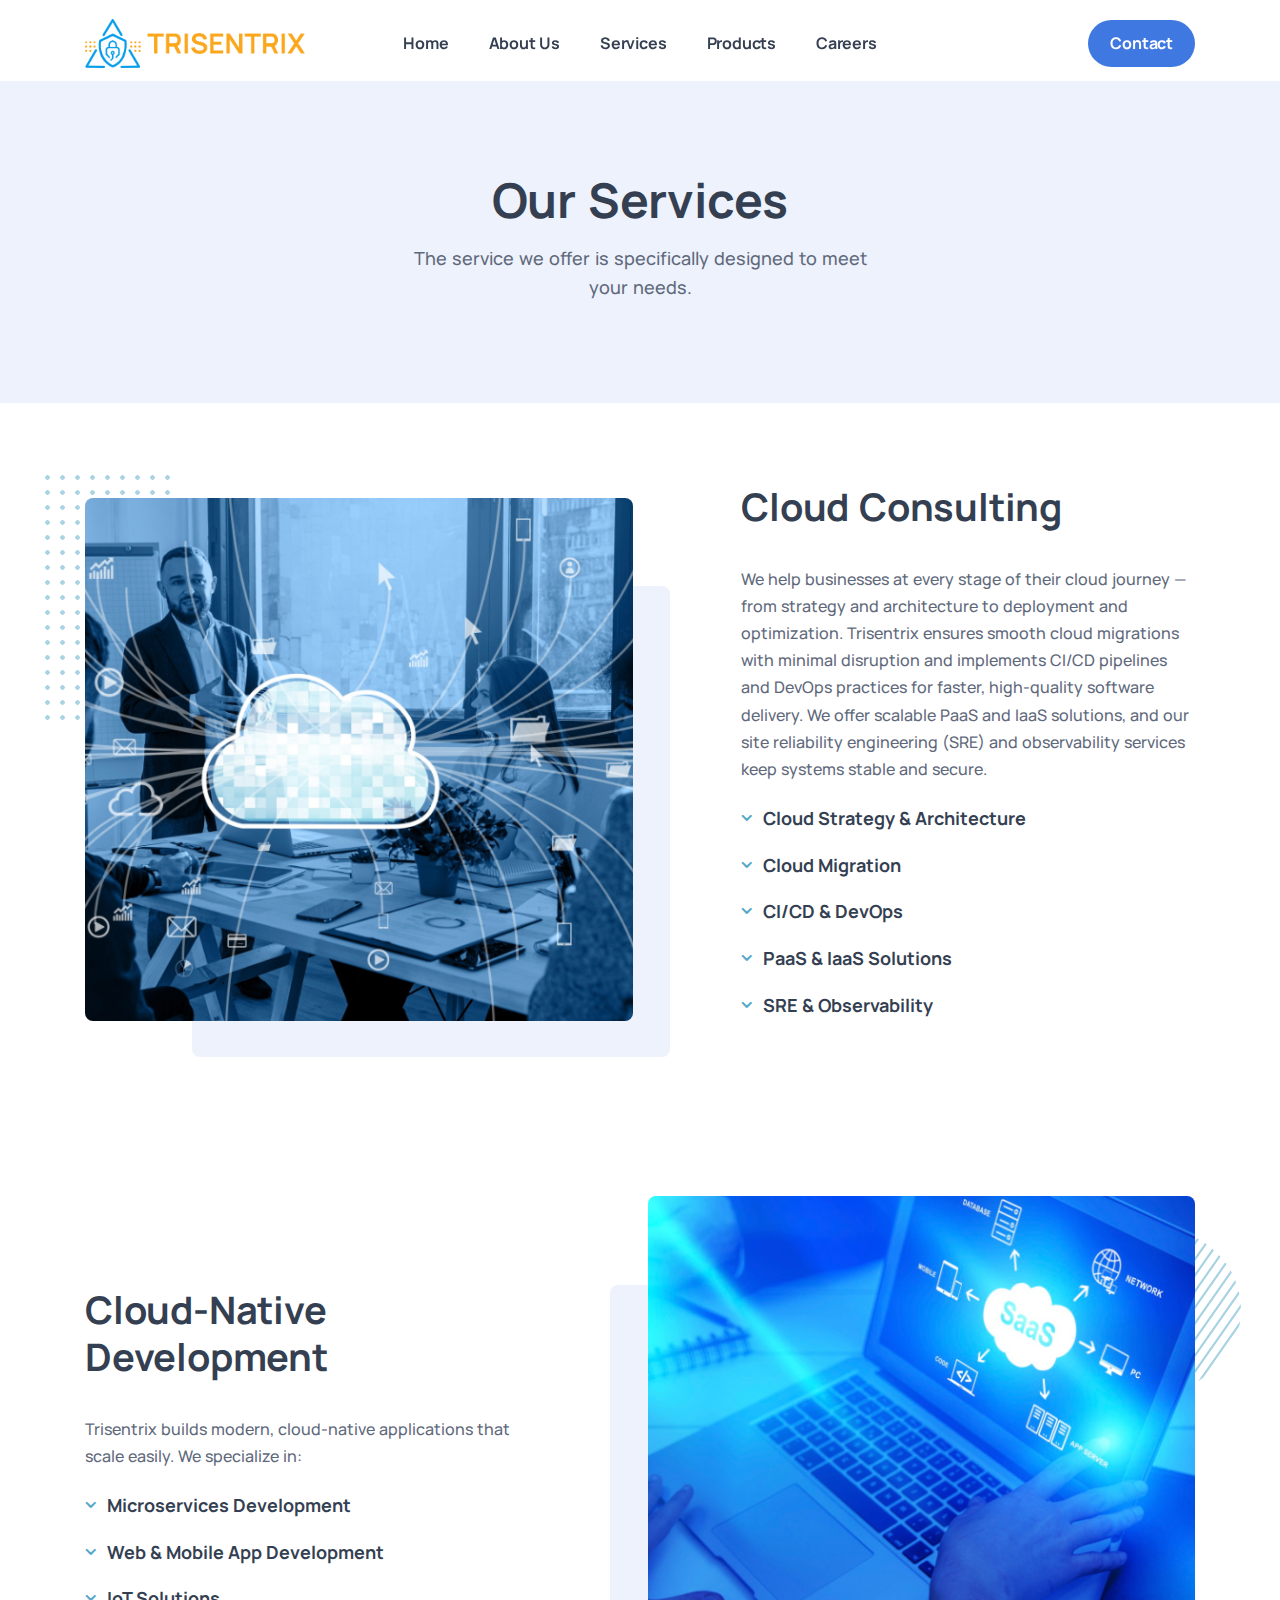
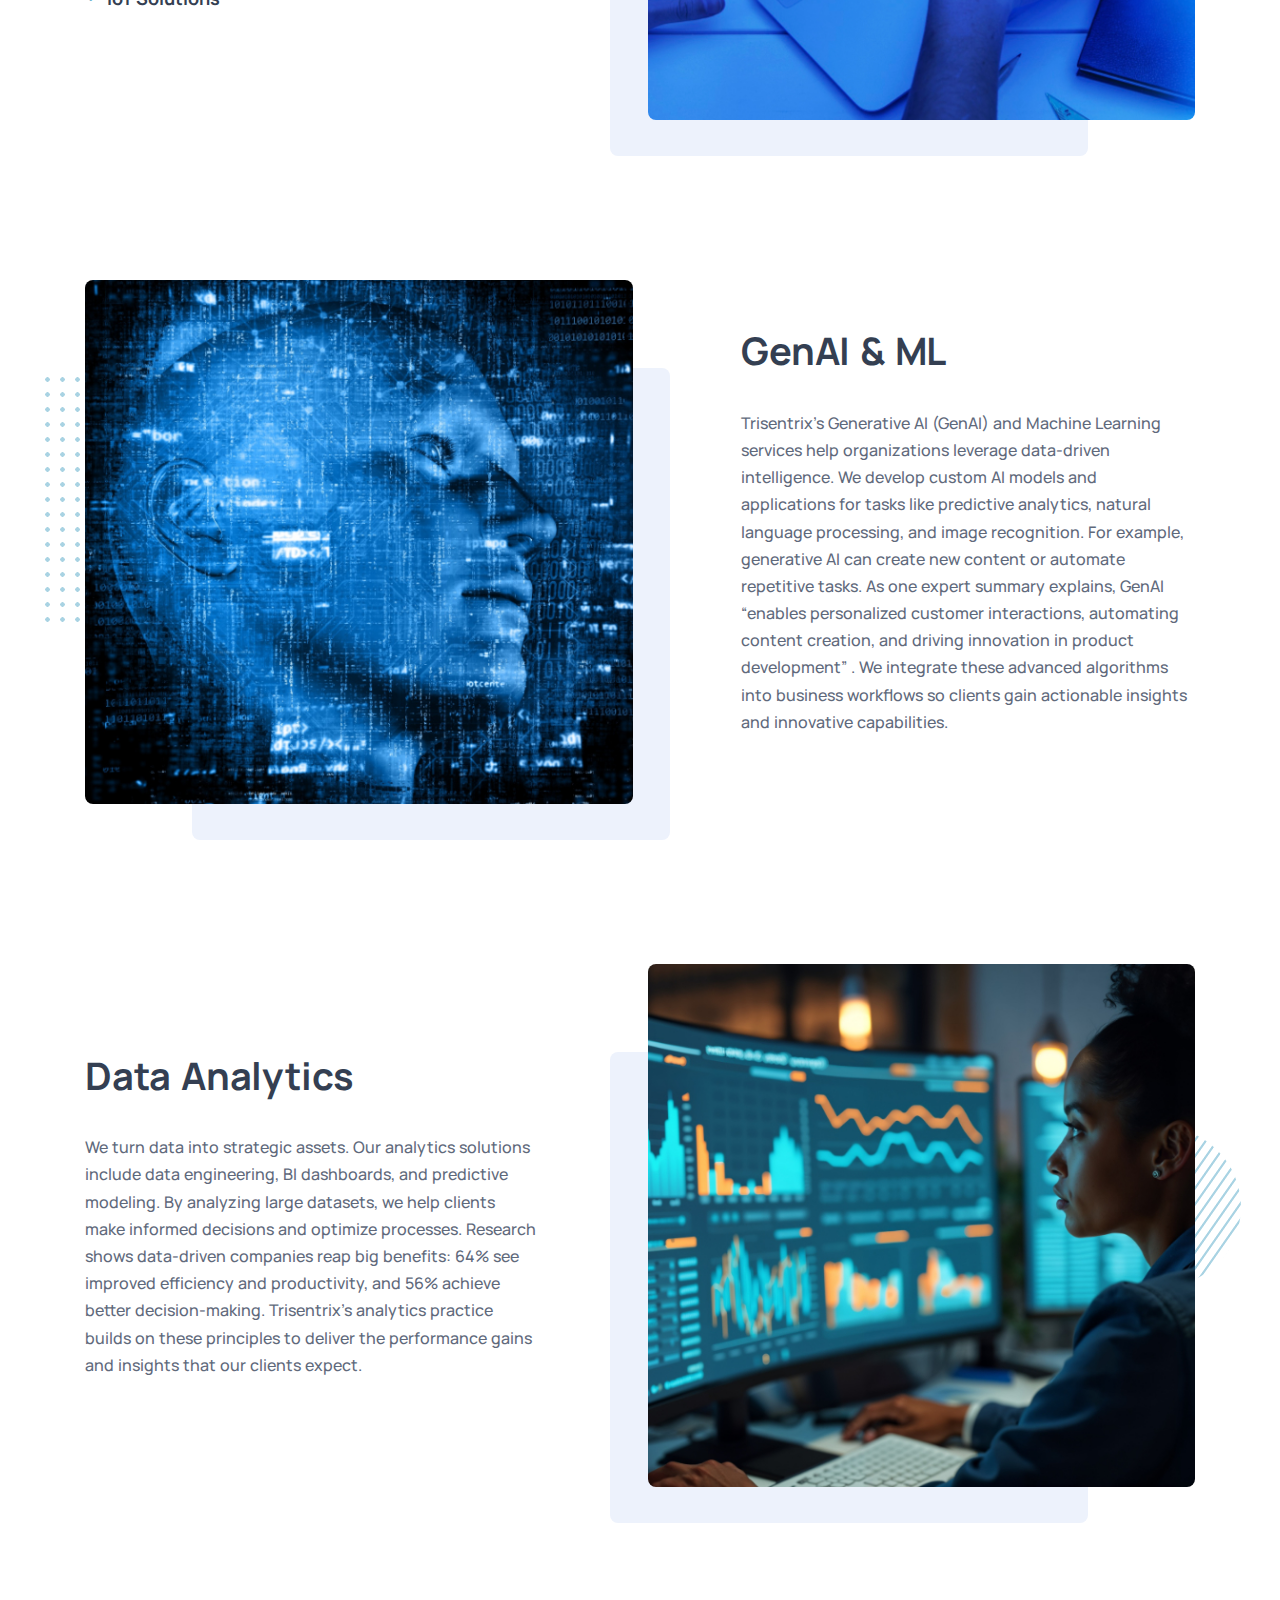
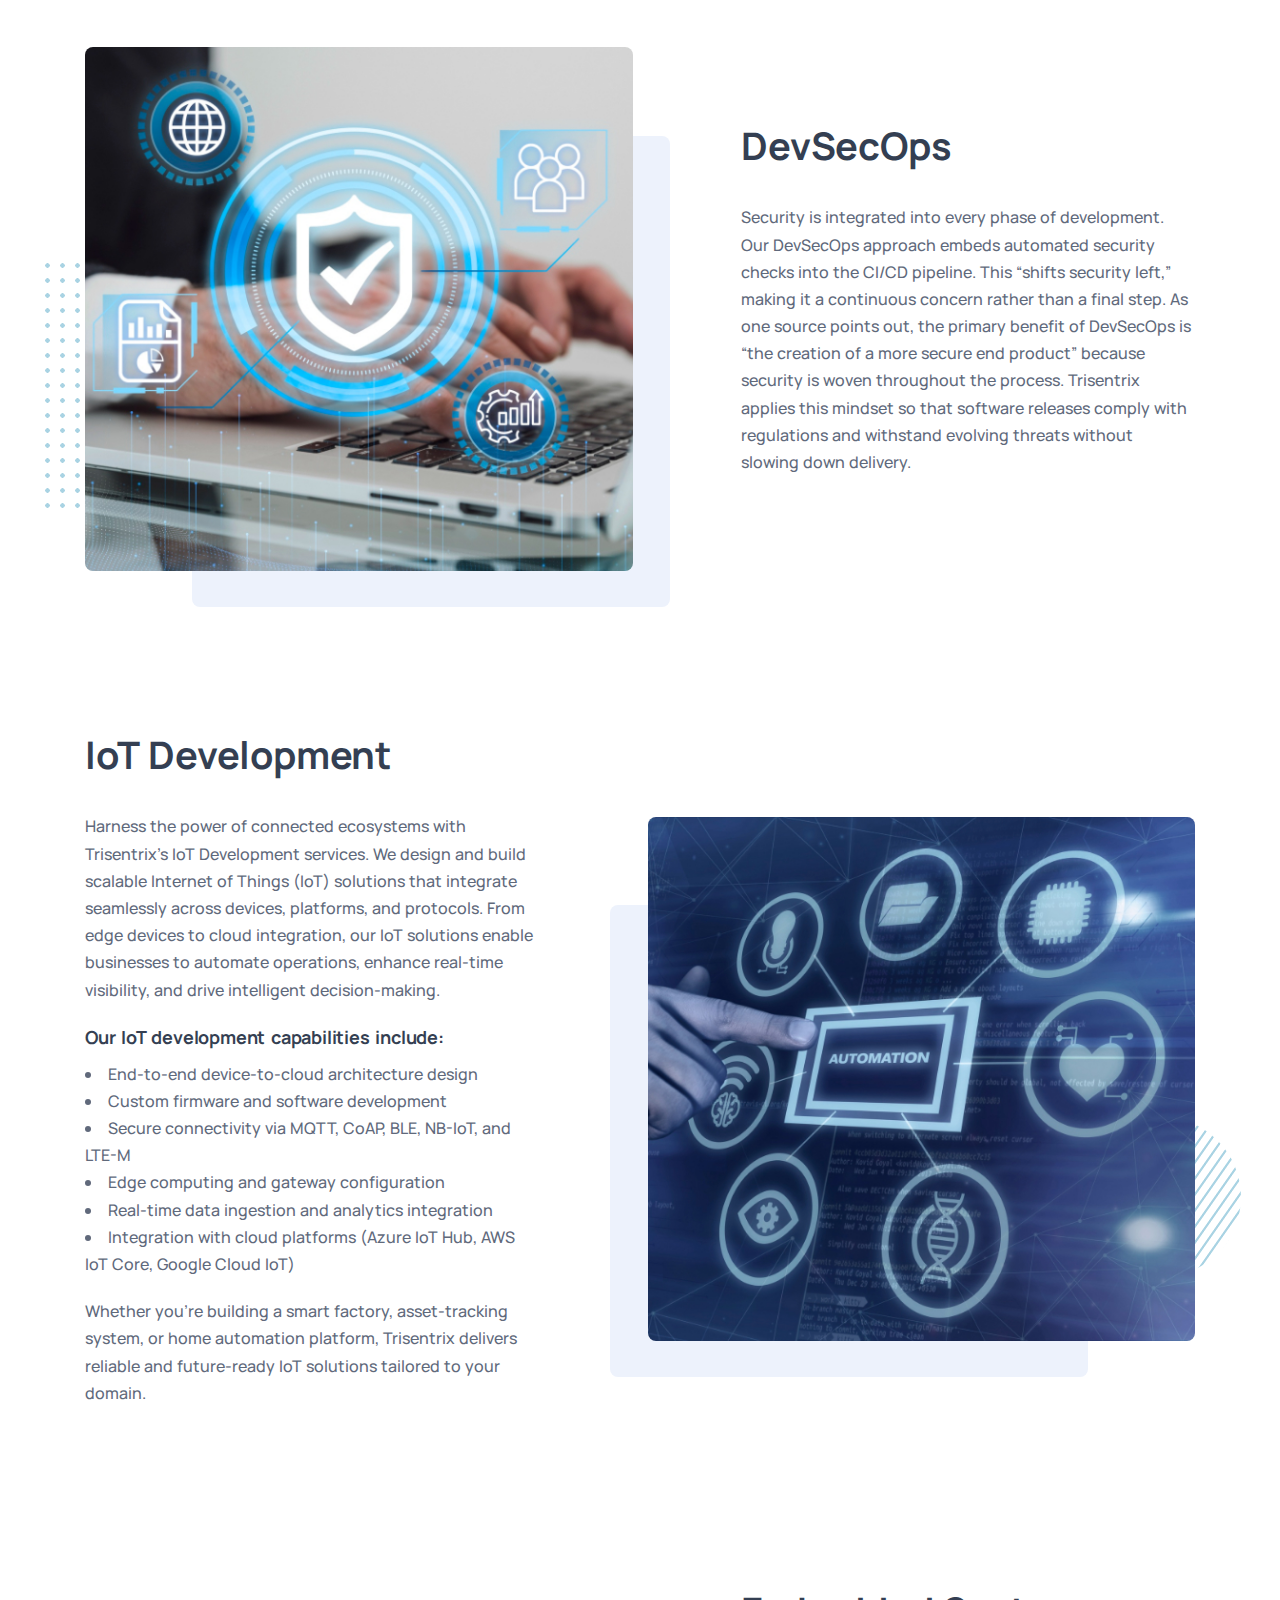
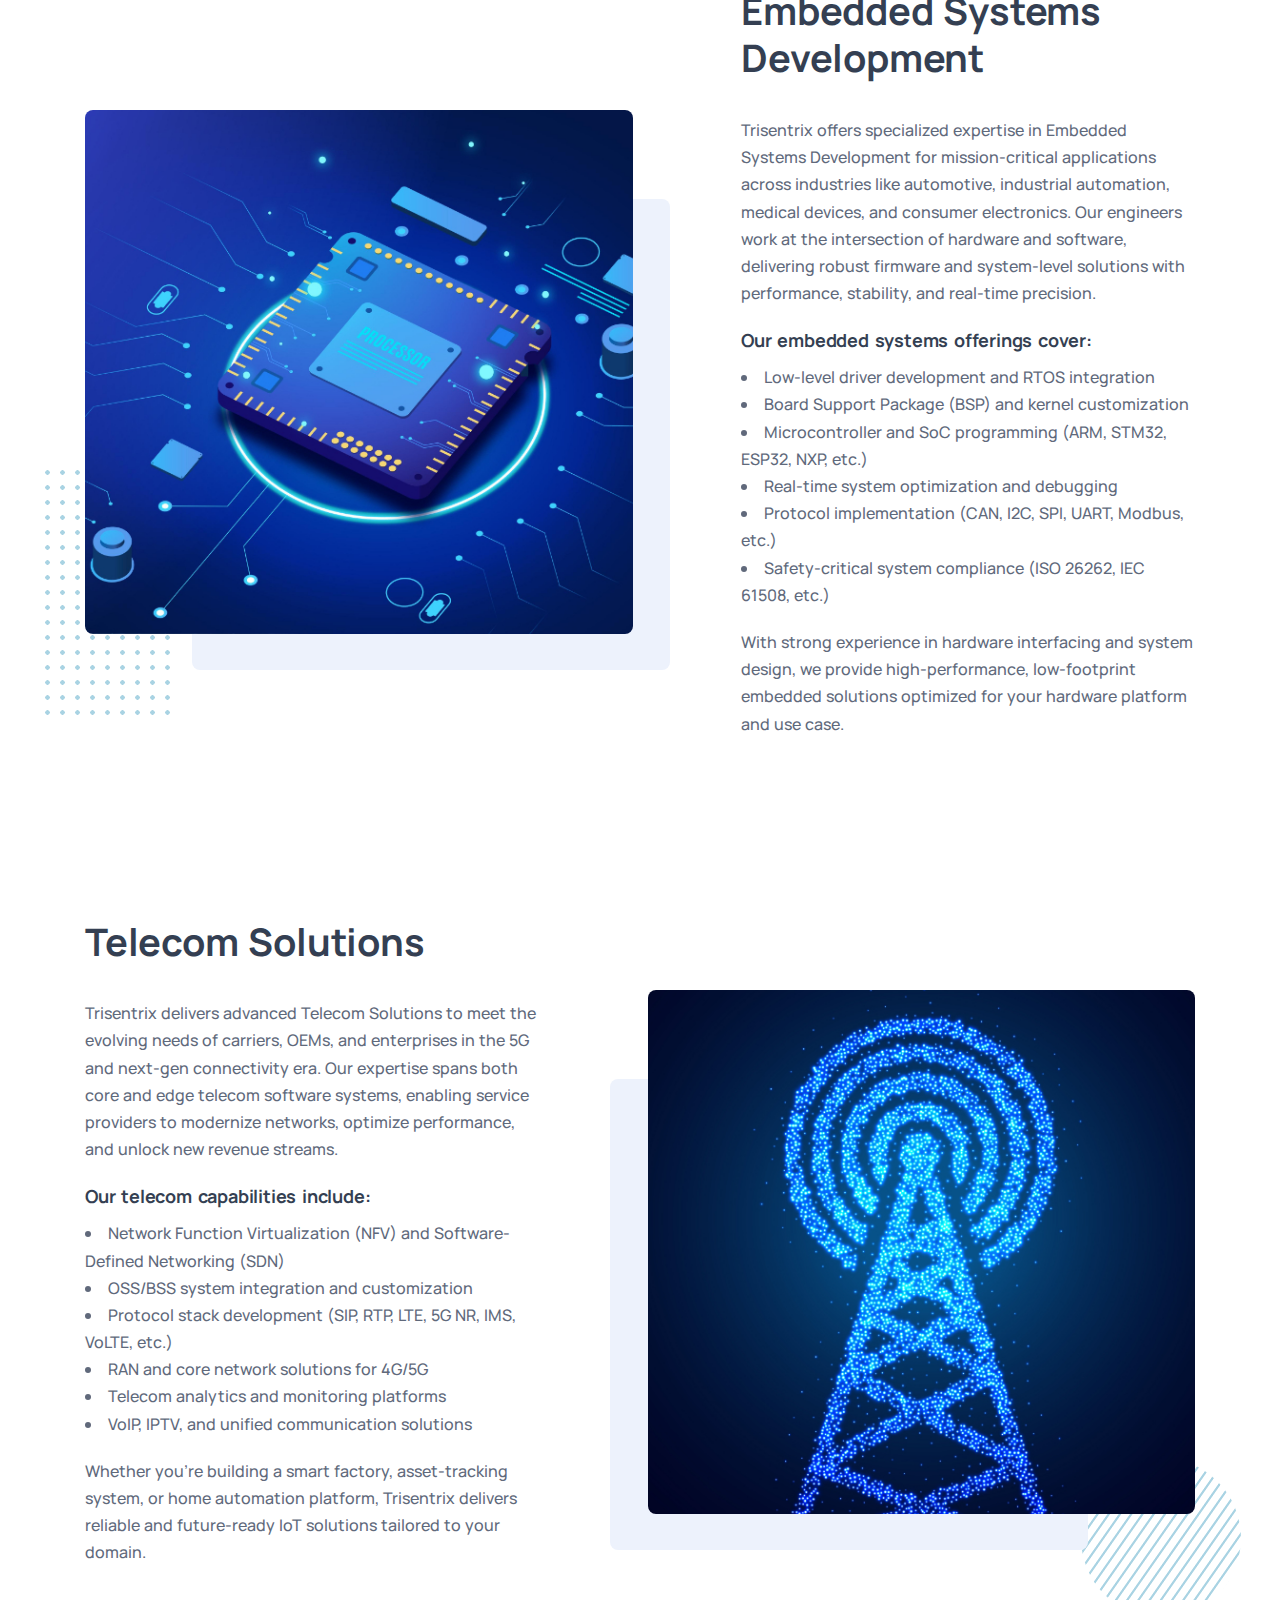
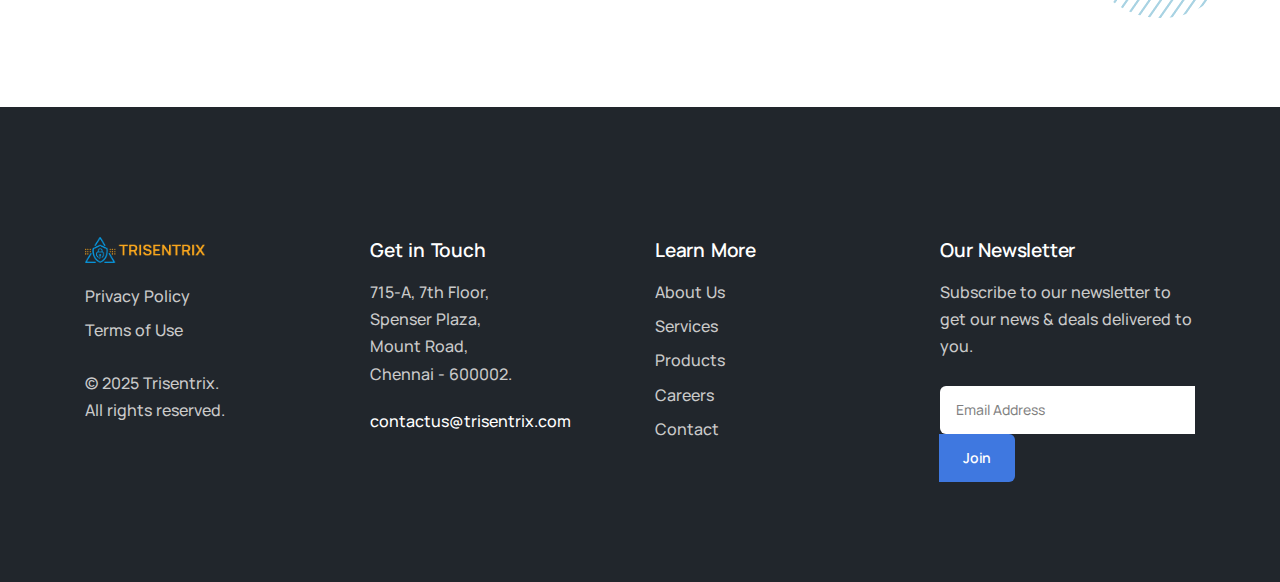
<file: services.html>
<!DOCTYPE html>
<html lang="en">

<head>
  <meta charset="utf-8">
  <meta name="viewport" content="width=device-width, initial-scale=1.0">
  <meta name="description" content="An impressive and flawless site template that includes various UI elements and countless features, attractive ready-made blocks and rich pages, basically everything you need to create a unique and professional website.">
  <meta name="keywords" content="Tailwind CSS, business, corporate, creative, gulp, marketing, minimal, modern, multipurpose, one page, responsive, saas, sass, seo, startup, html5 template, site template">
  <meta name="author" content="elemis">
  <title>TriSenTrix</title>
  <link rel="shortcut icon" href="./assets/img/favicon.png">
	<link rel="stylesheet" type="text/css" href="./assets/fonts/unicons/unicons.css">
  <link rel="stylesheet" href="./assets/css/plugins.css">
  <link rel="stylesheet" href="./style.css">
</head>

<body>
  <div class="grow shrink-0">

    <header class="relative wrapper !bg-[#ffffff] ">
      <!-- <div class="bg-[rgba(63,120,224)] !text-white font-bold text-[.75rem] !mb-2">
        <div class="container py-2 xl:!flex lg:!flex md:!flex xl:!flex-row lg:!flex-row md:!flex-row">
          <div class="flex flex-row items-center">
            <div class="icon !text-white !text-[1.1rem] !mt-[.25rem] !mr-[.5rem]"> <i class="uil uil-location-pin-alt before:content-['\ebd8']"></i></div>
            <address class="!mb-0 not-italic !leading-[inherit] block">Silicon Valley, CA 95054, USA</address>
          </div>
          <div class="flex flex-row items-center me-6 ms-auto">
            <div class="icon !text-white !text-[1.1rem] !mt-[.25rem] !mr-[.5rem]"> <i class="uil uil-phone-volume before:content-['\ec50']"></i></div>
            <p class="!mb-0">+1 (800) 555-1234</p>
          </div>
          <div class="flex flex-row items-center">
            <div class="icon !text-white !text-[1.1rem] !mt-[.25rem] !mr-[.5rem]"> <i class="uil uil-message before:content-['\ebfe']"></i></div>
            <p class="!mb-0"><a href="mailto:contactus@trisentrix.com" class="hover !text-white hover:!text-white">contactus@trisentrix.com</a></p>
          </div>
        </div>
      </div> -->
      <nav class="navbar navbar-expand-lg center-nav transparent navbar-light">
        <div class="container xl:!flex-row lg:!flex-row !flex-nowrap items-center">
          <div class="navbar-brand w-full">
            <a href="./index.html">
              <img src="./assets/img/trise/logo.png" srcset="./assets/img/trise/logo.png 2x" alt="image" width="220">
            </a>
          </div>
          <div class="navbar-collapse offcanvas offcanvas-nav offcanvas-start">
            <div class="offcanvas-header xl:!hidden lg:!hidden flex items-center justify-between flex-row p-6">
              <h3 class="!text-white xl:!text-[1.5rem] !text-[calc(1.275rem_+_0.3vw)] !mb-0">TriSenTrix</h3>
              <button type="button" class="btn-close btn-close-white !mr-[-0.75rem] m-0 p-0 leading-none !text-[#343f52] transition-all duration-[0.2s] ease-in-out border-0 motion-reduce:transition-none before:text-[1.05rem] before:text-white before:content-['\ed3b'] before:w-[1.8rem] before:h-[1.8rem] before:leading-[1.8rem] before:shadow-none before:transition-[background] before:duration-[0.2s] before:ease-in-out before:!flex before:justify-center before:items-center before:m-0 before:p-0 before:rounded-[100%] hover:no-underline bg-inherit before:bg-[rgba(255,255,255,.08)] before:font-Unicons hover:before:bg-[rgba(0,0,0,.11)]  " data-bs-dismiss="offcanvas" aria-label="Close"></button>
            </div>
            <div class="offcanvas-body xl:!ml-auto lg:!ml-auto flex  flex-col !h-full">
               <ul class="navbar-nav">
                
                <li class="nav-item">
                  <a class="nav-link" href="index.html">Home</a>
                </li>
                <li class="nav-item">
                  <a class="nav-link" href="./about.html">About Us</a>
                </li>
                <li class="nav-item">
                  <a class="nav-link" href="services.html">Services</a>
                </li>
                <li class="nav-item">
                  <a class="nav-link" href="product.html">Products</a>
                </li>
                <li class="nav-item">
                  <a class="nav-link" href="career.html">Careers</a>
                </li>
              </ul>
              <!-- /.navbar-nav -->
              <div class="offcanvas-footer xl:!hidden lg:!hidden">
                <div>
                  <a href="mailto:first.last@email.com" class="link-inverse">contactus@trisentrix.com</a>
                  <br> <br>
                  <!-- <nav class="nav social social-white !mt-4">
                  <a class="!text-[#cacaca] text-[1rem] transition-all duration-[0.2s] ease-in-out translate-y-0 motion-reduce:transition-none hover:translate-y-[-0.15rem] m-[0_.7rem_0_0]" href="#"><i class="uil uil-twitter before:content-['\ed59'] !text-white text-[1rem]"></i></a>
                  <a class="!text-[#cacaca] text-[1rem] transition-all duration-[0.2s] ease-in-out translate-y-0 motion-reduce:transition-none hover:translate-y-[-0.15rem] m-[0_.7rem_0_0]" href="#"><i class="uil uil-facebook-f before:content-['\eae2'] !text-white text-[1rem]"></i></a>
                  <a class="!text-[#cacaca] text-[1rem] transition-all duration-[0.2s] ease-in-out translate-y-0 motion-reduce:transition-none hover:translate-y-[-0.15rem] m-[0_.7rem_0_0]" href="#"><i class="uil uil-dribbble before:content-['\eaa2'] !text-white text-[1rem]"></i></a>
                  <a class="!text-[#cacaca] text-[1rem] transition-all duration-[0.2s] ease-in-out translate-y-0 motion-reduce:transition-none hover:translate-y-[-0.15rem] m-[0_.7rem_0_0]" href="#"><i class="uil uil-instagram before:content-['\eb9c'] !text-white text-[1rem]"></i></a>
                  <a class="!text-[#cacaca] text-[1rem] transition-all duration-[0.2s] ease-in-out translate-y-0 motion-reduce:transition-none hover:translate-y-[-0.15rem] m-[0_.7rem_0_0]" href="#"><i class="uil uil-youtube before:content-['\edb5'] !text-white text-[1rem]"></i></a>
                  </nav> -->
                  <!-- /.social -->
                </div>
              </div>
              <!-- /.offcanvas-footer -->
            </div>
            <!-- /.offcanvas-body -->
          </div>
          <!-- /.navbar-collapse -->
          <div class="navbar-other w-full !flex !ml-auto">
            <ul class="navbar-nav !flex-row !items-center !ml-auto">
              <!-- <li class="nav-item dropdown language-select uppercase group">
                <a class="nav-link dropdown-item dropdown-toggle" href="#" role="button" data-bs-toggle="dropdown" aria-haspopup="true" aria-expanded="false">En</a>
                <ul class="dropdown-menu group-hover:shadow-[0_0.25rem_0.75rem_rgba(30,34,40,0.15)]">
                  <li class="nav-item"><a class="dropdown-item hover:!text-[#3f78e0] hover:bg-[inherit] " href="#">En</a></li>
                  <li class="nav-item"><a class="dropdown-item hover:!text-[#3f78e0] hover:bg-[inherit] " href="#">De</a></li>
                  <li class="nav-item"><a class="dropdown-item hover:!text-[#3f78e0] hover:bg-[inherit] " href="#">Es</a></li>
                </ul>
              </li> -->
              <li class="nav-item hidden xl:block lg:block md:block">
                <a href="./contact.html" class="btn btn-sm btn-primary !text-white !bg-[#3f78e0] border-[#3f78e0] hover:text-white hover:bg-[#3f78e0] hover:!border-[#3f78e0]   active:text-white active:bg-[#3f78e0] active:border-[#3f78e0] disabled:text-white disabled:bg-[#3f78e0] disabled:border-[#3f78e0] !rounded-[50rem] hover:translate-y-[-0.15rem] hover:shadow-[0_0.25rem_0.75rem_rgba(30,34,40,0.15)]">Contact</a>
              </li>
              <li class="nav-item xl:!hidden lg:!hidden">
                <button class="hamburger offcanvas-nav-btn"><span></span></button>
              </li>
            </ul>
            <!-- /.navbar-nav -->
          </div>
          <!-- /.navbar-other -->
        </div>
        <!-- /.container -->
      </nav>
      <!-- /.navbar -->
    </header>
    <!-- /header -->

    <section class="wrapper !bg-[#edf2fc]">
      <div class="container pt-10 pb-36 xl:pt-[4.5rem] lg:pt-[4.5rem] md:pt-[4.5rem] xl:pb-20 lg:pb-40 md:pb-40 !text-center">
        <div class="flex flex-wrap mx-[-15px]">
          <div class="md:w-8/12 lg:w-7/12 xl:w-6/12 xxl:w-5/12 w-full flex-[0_0_auto] !px-[15px] max-w-full !mx-auto !mb-12">
            <h1 class="!text-[calc(1.365rem_+_1.38vw)] font-bold !leading-[1.2] xl:!text-[2.4rem] !mb-3">Our Services</h1>
            <p class="lead !leading-[1.65] text-[0.9rem] font-medium lg:!px-7 xl:!px-7 xxl:!px-6">The service we offer is specifically designed to meet your needs.</p>
          </div>
          <!-- /column -->
        </div>
        <!-- /.row -->
      </div>
      <!-- /.container -->
    </section>
    <!-- /section -->
    <section class="wrapper !bg-[#ffffff]  angled upper-end !relative border-0 ">
      <div class="container !pb-[4.5rem] xl:!pb-24 lg:!pb-24 md:!pb-24">
        <!-- <div class="flex flex-wrap mx-[-15px] !mb-8">
          <div class="w-full flex-[0_0_auto] !px-[15px] max-w-full !mt-[-10rem]">
            <figure class="rounded-[0.4rem]"><img class="rounded-[0.4rem]" src="./assets/img/trise/about5.jpg" srcset="./assets/img/trise/about5.jpg 2x" alt="image"></figure>
            <div class="flex flex-wrap mx-[-15px]">
              <div class="xl:w-10/12 w-full flex-[0_0_auto] !px-[15px] max-w-full !mx-auto">
                <div class="card image-wrapper bg-full bg-image bg-overlay bg-overlay-400 !text-white !mt-[-1.25rem] xl:!mt-0 lg:!mt-0  xl:-translate-y-2/4 lg:-translate-y-2/4 bg-cover [background-size:100%] bg-[center_center] bg-no-repeat !bg-scroll !relative z-0 before:rounded-[0.4rem] before:bg-[rgba(30,34,40,.4)] before:content-[''] before:block before:absolute before:z-[1] before:w-full before:h-full before:left-0 before:top-0" data-image-src="./assets/img/photos/bg3.jpg">
                  <div class="card-body p-[2.25rem] xl:!p-[2.5rem]">
                    <div class="flex flex-wrap mx-[-15px] items-center counter-wrapper !mt-[-20px] !text-center">
                      <div class="w-6/12 xl:w-3/12 lg:w-3/12 flex-[0_0_auto] !px-[15px] max-w-full !mt-[20px]">
                        <h3 class="counter counter-lg !text-white xl:!text-[2.2rem] !text-[calc(1.345rem_+_1.14vw)] !tracking-[normal] !leading-none !mb-2">7518</h3>
                        <p class="!text-[0.8rem] font-medium  !mb-0 !text-white">Completed Projects</p>
                      </div>
                      <div class="w-6/12 xl:w-3/12 lg:w-3/12 flex-[0_0_auto] !px-[15px] max-w-full !mt-[20px]">
                        <h3 class="counter counter-lg !text-white xl:!text-[2.2rem] !text-[calc(1.345rem_+_1.14vw)] !tracking-[normal] !leading-none !mb-2">3472</h3>
                        <p class="!text-[0.8rem] font-medium  !mb-0 !text-white">Satisfied Customers</p>
                      </div>
                      <div class="w-6/12 xl:w-3/12 lg:w-3/12 flex-[0_0_auto] !px-[15px] max-w-full !mt-[20px]">
                        <h3 class="counter counter-lg !text-white xl:!text-[2.2rem] !text-[calc(1.345rem_+_1.14vw)] !tracking-[normal] !leading-none !mb-2">2184</h3>
                        <p class="!text-[0.8rem] font-medium  !mb-0 !text-white">Expert Employees</p>
                      </div>
                      <div class="w-6/12 xl:w-3/12 lg:w-3/12 flex-[0_0_auto] !px-[15px] max-w-full !mt-[20px]">
                        <h3 class="counter counter-lg !text-white xl:!text-[2.2rem] !text-[calc(1.345rem_+_1.14vw)] !tracking-[normal] !leading-none !mb-2">4523</h3>
                        <p class="!text-[0.8rem] font-medium  !mb-0 !text-white">Awards Won</p>
                      </div>
                    </div>
                  </div>
                </div>
              </div>
            </div>
          </div>
        </div> -->
        <!-- /.row -->


        <div
          class="flex flex-wrap mx-[-15px] max-sm:!mt-[-50px] !mt-[-80px] xl:mx-[-7.5px] lg:mx-[-7.5px] !mb-24 md:!mb-[8rem] items-center" id="ser-cc">
          <div
            class="md:w-8/12 lg:w-6/12 xl:w-6/12 w-full flex-[0_0_auto] xl:!px-[7.5px] lg:!px-[7.5px] !px-[15px] max-w-full !relative !mt-[80px]">
            <div
              class="shape bg-dot rellax !w-[7rem] !h-[12.5rem] absolute z-[1] opacity-50 !bg-[radial-gradient(#54a8c7_2px,transparent_2.5px)]"
              data-rellax-speed="1" style="top: -2rem; left: -1.9rem;"></div>
            <div class="shape !rounded-[.4rem] !bg-[#edf2fc] rellax xl:block lg:block md:block !absolute z-[1]"
              data-rellax-speed="0" style="bottom: -1.8rem; right: -1.5rem; width: 85%; height: 90%; "></div>
            <figure class="!rounded-[.4rem] relative z-[2]"><img class="!rounded-[.4rem]"
                src="./assets/img/trise/cloud-consulting.jpg" srcset="./assets/img/trise/cloud-consulting.jpg 2x" alt="image"></figure>
          </div>

          <!--/column -->
          <div
            class="lg:w-5/12 xl:w-5/12 xl:!ml-[8.33333333%] lg:!ml-[8.33333333%] w-full flex-[0_0_auto] xl:!px-[7.5px] lg:!px-[7.5px] !px-[15px] max-w-full !mt-[80px]">
            
            <h3 class="!text-[calc(1.315rem_+_0.78vw)] font-bold xl:!text-[1.9rem] !leading-[1.25] !mb-7">Cloud Consulting</h3>
            <p>We help businesses at every stage of their cloud journey — from strategy and architecture to deployment and optimization. Trisentrix ensures smooth cloud migrations with minimal disruption and implements CI/CD pipelines and DevOps practices for faster, high-quality software delivery. We offer scalable PaaS and IaaS solutions, and our site reliability engineering (SRE) and observability services keep systems stable and secure.</p>
            <div class="accordion accordion-wrapper" id="accordionExample">
              <div class="card plain accordion-item">
                <div class="card-header !mb-0 !p-[0_0_.8rem_0] !border-0 !bg-inherit" id="headingOne">
                  <button
                    class="before:!text-[#54a8c7] hover:!text-[#54a8c7] !p-[0_0_0_1.1rem] !text-[.9rem] collapsed"
                    data-bs-toggle="collapse" data-bs-target="#collapseOne" aria-expanded="false"
                    aria-controls="collapseOne"> Cloud Strategy & Architecture </button>
                </div>
                <!--/.card-header -->
                <div id="collapseOne" class="accordion-collapse collapse" aria-labelledby="headingOne"
                  data-bs-parent="#accordionExample">
                  <div
                    class="card-body flex-[1_1_auto]  pb-4 xl:!p-[2rem_2.5rem_1.25rem] lg:!p-[2rem_2.5rem_1.25rem] md:!p-[2rem_2.5rem_1.25rem]">
                    <p>We create tailored cloud roadmaps aligned with your goals. Our experts design scalable, resilient infrastructures and provide governance guidance to fully leverage cloud benefits.</p>
                  </div>
                  <!--/.card-body -->
                </div>
                <!--/.accordion-collapse -->
              </div>
              <!--/.accordion-item -->
              <div class="card plain accordion-item">
                <div class="card-header !mb-0 !p-[0_0_.8rem_0] !border-0 !bg-inherit" id="headingTwo">
                  <button class="before:!text-[#54a8c7] hover:!text-[#54a8c7] !p-[0_0_0_1.1rem] !text-[.9rem] collapsed"
                    data-bs-toggle="collapse" data-bs-target="#collapseTwo" aria-expanded="false"
                    aria-controls="collapseTwo"> Cloud Migration </button>
                </div>
                <!--/.card-header -->
                <div id="collapseTwo" class="accordion-collapse collapse" aria-labelledby="headingTwo"
                  data-bs-parent="#accordionExample">
                  <div
                    class="card-body flex-[1_1_auto]  pb-4 xl:!p-[2rem_2.5rem_1.25rem] lg:!p-[2rem_2.5rem_1.25rem] md:!p-[2rem_2.5rem_1.25rem]">
                    <p>We handle end-to-end migration of your applications and data to the cloud, enabling agility, scalability, and cost-efficiency.</p>
                  </div>
                  <!--/.card-body -->
                </div>
                <!--/.accordion-collapse -->
              </div>
              <!--/.accordion-item -->
              <div class="card plain accordion-item">
                <div class="card-header !mb-0 !p-[0_0_.8rem_0] !border-0 !bg-inherit" id="headingThree">
                  <button class="before:!text-[#54a8c7] hover:!text-[#54a8c7] !p-[0_0_0_1.1rem] !text-[.9rem] collapsed"
                    data-bs-toggle="collapse" data-bs-target="#collapseThree" aria-expanded="false"
                    aria-controls="collapseThree"> CI/CD & DevOps </button>
                </div>
                <!--/.card-header -->
                <div id="collapseThree" class="accordion-collapse collapse" aria-labelledby="headingThree"
                  data-bs-parent="#accordionExample">
                  <div
                    class="card-body flex-[1_1_auto]  pb-4 xl:!p-[2rem_2.5rem_1.25rem] lg:!p-[2rem_2.5rem_1.25rem] md:!p-[2rem_2.5rem_1.25rem]">
                    <p>We set up automated CI/CD pipelines and instill DevOps culture to accelerate development, enhance collaboration, and ensure reliable deployments.</p>
                  </div>
                  <!--/.card-body -->
                </div>
                <!--/.accordion-collapse -->
              </div>
              <!--/.accordion-item -->

              <div class="card plain accordion-item">
                <div class="card-header !mb-0 !p-[0_0_.8rem_0] !border-0 !bg-inherit" id="headingFour">
                  <button class="before:!text-[#54a8c7] hover:!text-[#54a8c7] !p-[0_0_0_1.1rem] !text-[.9rem] collapsed"
                    data-bs-toggle="collapse" data-bs-target="#collapseFour" aria-expanded="false"
                    aria-controls="collapseFour">PaaS & IaaS Solutions</button>
                </div>
                <!--/.card-header -->
                <div id="collapseFour" class="accordion-collapse collapse" aria-labelledby="headingFour"
                  data-bs-parent="#accordionExample">
                  <div
                    class="card-body flex-[1_1_auto]  pb-4 xl:!p-[2rem_2.5rem_1.25rem] lg:!p-[2rem_2.5rem_1.25rem] md:!p-[2rem_2.5rem_1.25rem]">
                    <p>Our PaaS and IaaS offerings provide flexible infrastructure and managed environments, allowing your team to focus on building and innovating without worrying about backend operations.</p>
                  </div>
                  <!--/.card-body -->
                </div>
                <!--/.accordion-collapse -->
              </div>
              <!--/.accordion-item -->

              <div class="card plain accordion-item">
                <div class="card-header !mb-0 !p-[0_0_.8rem_0] !border-0 !bg-inherit" id="headingFive">
                  <button class="before:!text-[#54a8c7] hover:!text-[#54a8c7] !p-[0_0_0_1.1rem] !text-[.9rem] collapsed"
                    data-bs-toggle="collapse" data-bs-target="#collapseFive" aria-expanded="false"
                    aria-controls="collapseFive"> SRE & Observability </button>
                </div>
                <!--/.card-header -->
                <div id="collapseFive" class="accordion-collapse collapse" aria-labelledby="headingFive"
                  data-bs-parent="#accordionExample">
                  <div
                    class="card-body flex-[1_1_auto]  pb-4 xl:!p-[2rem_2.5rem_1.25rem] lg:!p-[2rem_2.5rem_1.25rem] md:!p-[2rem_2.5rem_1.25rem]">
                    <p>We embed reliability practices and real-time monitoring tools that detect and resolve issues quickly, improving uptime and overall system performance.</p>
                  </div>
                  <!--/.card-body -->
                </div>
                <!--/.accordion-collapse -->
              </div>
              <!--/.accordion-item -->
            </div>
            <!--/.accordion -->
          </div>
          <!--/column -->


         
        </div>
        <!--/.row -->

         <!--/.row -->
        <div class="flex flex-wrap mx-[-15px] max-sm:!mt-[-50px] !mt-[-80px] xl:mx-[-7.5px] lg:mx-[-7.5px] !mb-24 md:!mb-[8rem] items-center"  id="ser-cnd">
          <div
            class="md:w-8/12 lg:w-6/12 xl:w-6/12 w-full flex-[0_0_auto] !px-[15px] !mt-[50px] xl:!mt-[80px] lg:!mt-[80px] md:!mt-[80px] sm:!mt-[80px] xl:!px-[7.5px] lg:!px-[7.5px] max-w-full xl:!ml-[8.33333333%] lg:!ml-[8.33333333%] xl:!order-2 lg:!order-2 !relative">
            <div class="shape !rounded-[50%] bg-line aqua rellax !w-[8rem] !h-[8rem] !absolute z-[1] opacity-50"
              data-rellax-speed="1" style="top: -2rem; right: -1.9rem;"></div>
            <div class="shape rounded !bg-[#edf2fc] rellax xl:block lg:block md:block absolute z-[1]"
              data-rellax-speed="0" style="bottom: -1.8rem; left: -1.5rem; width: 85%; height: 90%; "></div>
            <figure class="rounded-[0.4rem] relative z-[2]"><img class="rounded-[.4rem]"
                src="./assets/img/trise/cloud-dev.jpg" srcset="./assets/img/trise/cloud-dev.jpg 2x" alt="image"></figure>
          </div>
          <!--/column -->
          <div
            class="xl:w-5/12 lg:w-5/12 w-full flex-[0_0_auto] !px-[15px] !mt-[50px] xl:!mt-[80px] lg:!mt-[80px] md:!mt-[80px] sm:!mt-[80px] xl:!px-[7.5px] lg:!px-[7.5px] max-w-full">
            
            <h3 class="!text-[calc(1.315rem_+_0.78vw)] font-bold xl:!text-[1.9rem] !leading-[1.25] !mb-7">Cloud-Native Development</h3>
            <p>Trisentrix builds modern, cloud-native applications that scale easily. We specialize in:</p>
            <div class="accordion accordion-wrapper" id="accordionExample1">
              <div class="card plain accordion-item">
                <div class="card-header !mb-0 !p-[0_0_.8rem_0] !border-0 !bg-inherit" id="headingSix">
                  <button
                    class="before:!text-[#54a8c7] hover:!text-[#54a8c7] !p-[0_0_0_1.1rem] !text-[.9rem] collapsed"
                    data-bs-toggle="collapse" data-bs-target="#collapseSix" aria-expanded="false"
                    aria-controls="collapseSix"> Microservices Development </button>
                </div>
                <!--/.card-header -->
                <div id="collapseSix" class="accordion-collapse collapse" aria-labelledby="headingSix"
                  data-bs-parent="#accordionExample1">
                  <div
                    class="card-body flex-[1_1_auto]  pb-4 xl:!p-[2rem_2.5rem_1.25rem] lg:!p-[2rem_2.5rem_1.25rem] md:!p-[2rem_2.5rem_1.25rem]">
                    <p>We architect applications as collections of independent services. This modular approach “provides improved scalability, flexibility, and maintenance simplicity”. By breaking complex systems into smaller components, clients can deploy and update parts of the application without downtime. As Atlassian notes, microservices enable “accelerated scalability” and “quicker deployment time” , letting us rapidly roll out new features.</p>
                  </div>
                  <!--/.card-body -->
                </div>
                <!--/.accordion-collapse -->
              </div>
              <!--/.accordion-item -->
              <div class="card plain accordion-item">
                <div class="card-header !mb-0 !p-[0_0_.8rem_0] !border-0 !bg-inherit" id="headingSeven">
                  <button class="before:!text-[#54a8c7] hover:!text-[#54a8c7] !p-[0_0_0_1.1rem] !text-[.9rem] collapsed"
                    data-bs-toggle="collapse" data-bs-target="#collapseSeven" aria-expanded="false"
                    aria-controls="collapseSeven"> Web & Mobile App Development </button>
                </div>
                <!--/.card-header -->
                <div id="collapseSeven" class="accordion-collapse collapse" aria-labelledby="headingSeven"
                  data-bs-parent="#accordionExample1">
                  <div
                    class="card-body flex-[1_1_auto]  pb-4 xl:!p-[2rem_2.5rem_1.25rem] lg:!p-[2rem_2.5rem_1.25rem] md:!p-[2rem_2.5rem_1.25rem]">
                    <p>We create user-centric web and mobile applications. Whether native or cross-platform, our apps are built for performance and ease of use. Industry leaders emphasize building “scalable, robust applications designed to evolve with your business”. Trisentrix follows that principle, ensuring your apps can grow with user demand and changing requirements.</p>
                  </div>
                  <!--/.card-body -->
                </div>
                <!--/.accordion-collapse -->
              </div>
              <!--/.accordion-item -->
              <div class="card plain accordion-item">
                <div class="card-header !mb-0 !p-[0_0_.8rem_0] !border-0 !bg-inherit" id="headingEight">
                  <button class="before:!text-[#54a8c7] hover:!text-[#54a8c7] !p-[0_0_0_1.1rem] !text-[.9rem] collapsed"
                    data-bs-toggle="collapse" data-bs-target="#collapseEight" aria-expanded="false"
                    aria-controls="collapseEight"> IoT Solutions </button>
                </div>
                <!--/.card-header -->
                <div id="collapseEight" class="accordion-collapse collapse" aria-labelledby="headingEight"
                  data-bs-parent="#accordionExample1">
                  <div
                    class="card-body flex-[1_1_auto]  pb-4 xl:!p-[2rem_2.5rem_1.25rem] lg:!p-[2rem_2.5rem_1.25rem] md:!p-[2rem_2.5rem_1.25rem]">
                    <p>We deliver Internet of Things solutions to connect devices and extract insights. Our IoT platforms integrate sensors, edge computing, and data analytics to automate processes. Enterprise IoT offers “enhanced operational efficiency, predictive maintenance, improved safety, and significant cost reductions”. Trisentrix helps you achieve these benefits by enabling real-time monitoring and smart control of equipment, vehicles, or facilities.</p>
                  </div>
                  <!--/.card-body -->
                </div>
                <!--/.accordion-collapse -->
              </div>
              <!--/.accordion-item -->
            </div>
            <!--/.accordion -->
          </div>
          <!--/column -->
        </div>
        <!--/.row -->

        <div
          class="flex flex-wrap mx-[-15px] max-sm:!mt-[-50px] !mt-[-80px] xl:mx-[-7.5px] lg:mx-[-7.5px] !mb-24 md:!mb-[8rem] items-center" id="ser-gm">
          <div
            class="md:w-8/12 lg:w-6/12 xl:w-6/12 w-full flex-[0_0_auto] xl:!px-[7.5px] lg:!px-[7.5px] !px-[15px] max-w-full !relative !mt-[80px]">
            <div
              class="shape bg-dot rellax !w-[7rem] !h-[12.5rem] absolute z-[1] opacity-50 !bg-[radial-gradient(#54a8c7_2px,transparent_2.5px)]"
              data-rellax-speed="1" style="top: -2rem; left: -1.9rem;"></div>
            <div class="shape !rounded-[.4rem] !bg-[#edf2fc] rellax xl:block lg:block md:block !absolute z-[1]"
              data-rellax-speed="0" style="bottom: -1.8rem; right: -1.5rem; width: 85%; height: 90%; "></div>
            <figure class="!rounded-[.4rem] relative z-[2]"><img class="!rounded-[.4rem]"
                src="./assets/img/trise/genai.jpg" srcset="./assets/img/trise/genai.jpg 2x" alt="image"></figure>
          </div>

          <!--/column -->
          <div
            class="lg:w-5/12 xl:w-5/12 xl:!ml-[8.33333333%] lg:!ml-[8.33333333%] w-full flex-[0_0_auto] xl:!px-[7.5px] lg:!px-[7.5px] !px-[15px] max-w-full !mt-[80px]">
            
            <h3 class="!text-[calc(1.315rem_+_0.78vw)] font-bold xl:!text-[1.9rem] !leading-[1.25] !mb-7">GenAI & ML</h3>
            <p>Trisentrix’s Generative AI (GenAI) and Machine Learning services help organizations leverage data-driven intelligence. We develop custom AI models and applications for tasks like predictive analytics, natural language processing, and image recognition. For example, generative AI can create new content or automate repetitive tasks. As one expert summary explains, GenAI “enables personalized customer interactions, automating content creation, and driving innovation in product development” . We integrate these advanced algorithms into business workflows so clients gain actionable insights and innovative capabilities.</p>
            
          </div>
          <!--/column -->


         
        </div>
        <!--/.row -->

         <div class="flex flex-wrap mx-[-15px] max-sm:!mt-[-50px] !mt-[-80px] xl:mx-[-7.5px] lg:mx-[-7.5px] !mb-24 md:!mb-[8rem] items-center" id="ser-da">
          <div
            class="md:w-8/12 lg:w-6/12 xl:w-6/12 w-full flex-[0_0_auto] !px-[15px] !mt-[50px] xl:!mt-[80px] lg:!mt-[80px] md:!mt-[80px] sm:!mt-[80px] xl:!px-[7.5px] lg:!px-[7.5px] max-w-full xl:!ml-[8.33333333%] lg:!ml-[8.33333333%] xl:!order-2 lg:!order-2 !relative">
            <div class="shape !rounded-[50%] bg-line aqua rellax !w-[8rem] !h-[8rem] !absolute z-[1] opacity-50"
              data-rellax-speed="1" style="top: -2rem; right: -1.9rem;"></div>
            <div class="shape rounded !bg-[#edf2fc] rellax xl:block lg:block md:block absolute z-[1]"
              data-rellax-speed="0" style="bottom: -1.8rem; left: -1.5rem; width: 85%; height: 90%; "></div>
            <figure class="rounded-[0.4rem] relative z-[2]"><img class="rounded-[.4rem]"
                src="./assets/img/trise/data-analytics.jpg" srcset="./assets/img/trise/data-analytics.jpg 2x" alt="image"></figure>
          </div>
          <!--/column -->
          <div
            class="xl:w-5/12 lg:w-5/12 w-full flex-[0_0_auto] !px-[15px] !mt-[50px] xl:!mt-[80px] lg:!mt-[80px] md:!mt-[80px] sm:!mt-[80px] xl:!px-[7.5px] lg:!px-[7.5px] max-w-full">
            
            <h3 class="!text-[calc(1.315rem_+_0.78vw)] font-bold xl:!text-[1.9rem] !leading-[1.25] !mb-7">Data Analytics</h3>
            <p>We turn data into strategic assets. Our analytics solutions include data engineering, BI dashboards, and predictive modeling. By analyzing large datasets, we help clients make informed decisions and optimize processes. Research shows data-driven companies reap big benefits: 64% see improved efficiency and productivity, and 56% achieve better decision-making. Trisentrix’s analytics practice builds on these principles to deliver the performance gains and insights that our clients expect.</p>
           
          </div>
          <!--/column -->
        </div>
        <!--/.row -->

        <div
          class="flex flex-wrap mx-[-15px] max-sm:!mt-[-50px] !mt-[-80px] xl:mx-[-7.5px] lg:mx-[-7.5px] !mb-24 md:!mb-[8rem] items-center" id="ser-dso">
          <div
            class="md:w-8/12 lg:w-6/12 xl:w-6/12 w-full flex-[0_0_auto] xl:!px-[7.5px] lg:!px-[7.5px] !px-[15px] max-w-full !relative !mt-[80px]">
            <div
              class="shape bg-dot rellax !w-[7rem] !h-[12.5rem] absolute z-[1] opacity-50 !bg-[radial-gradient(#54a8c7_2px,transparent_2.5px)]"
              data-rellax-speed="1" style="top: -2rem; left: -1.9rem;"></div>
            <div class="shape !rounded-[.4rem] !bg-[#edf2fc] rellax xl:block lg:block md:block !absolute z-[1]"
              data-rellax-speed="0" style="bottom: -1.8rem; right: -1.5rem; width: 85%; height: 90%; "></div>
            <figure class="!rounded-[.4rem] relative z-[2]"><img class="!rounded-[.4rem]"
                src="./assets/img/trise/dev-sec.jpg" srcset="./assets/img/trise/dev-sec.jpg 2x" alt="image"></figure>
          </div>

          <!--/column -->
          <div
            class="lg:w-5/12 xl:w-5/12 xl:!ml-[8.33333333%] lg:!ml-[8.33333333%] w-full flex-[0_0_auto] xl:!px-[7.5px] lg:!px-[7.5px] !px-[15px] max-w-full !mt-[80px]">
            
            <h3 class="!text-[calc(1.315rem_+_0.78vw)] font-bold xl:!text-[1.9rem] !leading-[1.25] !mb-7">DevSecOps</h3>
            <p>Security is integrated into every phase of development. Our DevSecOps approach embeds automated security checks into the CI/CD pipeline. This “shifts security left,” making it a continuous concern rather than a final step. As one source points out, the primary benefit of DevSecOps is “the creation of a more secure end product” because security is woven throughout the process. Trisentrix applies this mindset so that software releases comply with regulations and withstand evolving threats without slowing down delivery.</p>
            
          </div>
          <!--/column -->


         
        </div>
        <!--/.row -->

        <div class="flex flex-wrap mx-[-15px] max-sm:!mt-[-50px] !mt-[-80px] xl:mx-[-7.5px] lg:mx-[-7.5px] !mb-24 md:!mb-[8rem] items-center" id="ser-iotd">
          <div
            class="md:w-8/12 lg:w-6/12 xl:w-6/12 w-full flex-[0_0_auto] !px-[15px] !mt-[50px] xl:!mt-[80px] lg:!mt-[80px] md:!mt-[80px] sm:!mt-[80px] xl:!px-[7.5px] lg:!px-[7.5px] max-w-full xl:!ml-[8.33333333%] lg:!ml-[8.33333333%] xl:!order-2 lg:!order-2 !relative">
            <div class="shape !rounded-[50%] bg-line aqua rellax !w-[8rem] !h-[8rem] !absolute z-[1] opacity-50"
              data-rellax-speed="1" style="top: -2rem; right: -1.9rem;"></div>
            <div class="shape rounded !bg-[#edf2fc] rellax xl:block lg:block md:block absolute z-[1]"
              data-rellax-speed="0" style="bottom: -1.8rem; left: -1.5rem; width: 85%; height: 90%; "></div>
            <figure class="rounded-[0.4rem] relative z-[2]"><img class="rounded-[.4rem]"
                src="./assets/img/trise/iot-dev.jpg" srcset="./assets/img/trise/iot-dev.jpg 2x" alt="image"></figure>
          </div>
          <!--/column -->
          <div
            class="xl:w-5/12 lg:w-5/12 w-full flex-[0_0_auto] !px-[15px] !mt-[50px] xl:!mt-[80px] lg:!mt-[80px] md:!mt-[80px] sm:!mt-[80px] xl:!px-[7.5px] lg:!px-[7.5px] max-w-full">
            
            <h3 class="!text-[calc(1.315rem_+_0.78vw)] font-bold xl:!text-[1.9rem] !leading-[1.25] !mb-7">IoT Development</h3>
            <p>Harness the power of connected ecosystems with Trisentrix’s IoT Development services. We design and build scalable Internet of Things (IoT) solutions that integrate seamlessly across devices, platforms, and protocols. From edge devices to cloud integration, our IoT solutions enable businesses to automate operations, enhance real-time visibility, and drive intelligent decision-making.</p>
            <h5>Our IoT development capabilities include:</h5>
            <ul class="list-disc list-inside">
              <li>End-to-end device-to-cloud architecture design</li>
              <li>Custom firmware and software development</li>
              <li>Secure connectivity via MQTT, CoAP, BLE, NB-IoT, and LTE-M</li>
              <li>Edge computing and gateway configuration</li>
              <li>Real-time data ingestion and analytics integration</li>
              <li>Integration with cloud platforms (Azure IoT Hub, AWS IoT Core, Google Cloud IoT)</li>
            </ul>
            <p>Whether you're building a smart factory, asset-tracking system, or home automation platform, Trisentrix delivers reliable and future-ready IoT solutions tailored to your domain.</p>
           
          </div>
          <!--/column -->
        </div>
        <!--/.row -->

         <div
          class="flex flex-wrap mx-[-15px] max-sm:!mt-[-50px] !mt-[-80px] xl:mx-[-7.5px] lg:mx-[-7.5px] !mb-24 md:!mb-[8rem] items-center" id="ser-esd">
          <div
            class="md:w-8/12 lg:w-6/12 xl:w-6/12 w-full flex-[0_0_auto] xl:!px-[7.5px] lg:!px-[7.5px] !px-[15px] max-w-full !relative !mt-[80px]">
            <div
              class="shape bg-dot rellax !w-[7rem] !h-[12.5rem] absolute z-[1] opacity-50 !bg-[radial-gradient(#54a8c7_2px,transparent_2.5px)]"
              data-rellax-speed="1" style="top: -2rem; left: -1.9rem;"></div>
            <div class="shape !rounded-[.4rem] !bg-[#edf2fc] rellax xl:block lg:block md:block !absolute z-[1]"
              data-rellax-speed="0" style="bottom: -1.8rem; right: -1.5rem; width: 85%; height: 90%; "></div>
            <figure class="!rounded-[.4rem] relative z-[2]"><img class="!rounded-[.4rem]"
                src="./assets/img/trise/embedded.jpg" srcset="./assets/img/trise/embedded.jpg 2x" alt="image"></figure>
          </div>

          <!--/column -->
          <div
            class="lg:w-5/12 xl:w-5/12 xl:!ml-[8.33333333%] lg:!ml-[8.33333333%] w-full flex-[0_0_auto] xl:!px-[7.5px] lg:!px-[7.5px] !px-[15px] max-w-full !mt-[80px]">
            
            <h3 class="!text-[calc(1.315rem_+_0.78vw)] font-bold xl:!text-[1.9rem] !leading-[1.25] !mb-7">Embedded Systems Development</h3>
            <p>Trisentrix offers specialized expertise in Embedded Systems Development for mission-critical applications across industries like automotive, industrial automation, medical devices, and consumer electronics. Our engineers work at the intersection of hardware and software, delivering robust firmware and system-level solutions with performance, stability, and real-time precision.</p>
            <h5>Our embedded systems offerings cover:</h5>
            <ul class="list-disc list-inside">
              <li>Low-level driver development and RTOS integration</li>
              <li>Board Support Package (BSP) and kernel customization</li>
              <li>Microcontroller and SoC programming (ARM, STM32, ESP32, NXP, etc.)</li>
              <li>Real-time system optimization and debugging</li>
              <li>Protocol implementation (CAN, I2C, SPI, UART, Modbus, etc.)</li>
              <li>Safety-critical system compliance (ISO 26262, IEC 61508, etc.)</li>
            </ul>

            <p>With strong experience in hardware interfacing and system design, we provide high-performance, low-footprint embedded solutions optimized for your hardware platform and use case.</p>
          </div>
          <!--/column -->

        </div>
        <!--/.row -->

         <div class="flex flex-wrap mx-[-15px] max-sm:!mt-[-50px] !mt-[-80px] xl:mx-[-7.5px] lg:mx-[-7.5px] items-center" id="ser-ts">
          <div
            class="md:w-8/12 lg:w-6/12 xl:w-6/12 w-full flex-[0_0_auto] !px-[15px] !mt-[50px] xl:!mt-[80px] lg:!mt-[80px] md:!mt-[80px] sm:!mt-[80px] xl:!px-[7.5px] lg:!px-[7.5px] max-w-full xl:!ml-[8.33333333%] lg:!ml-[8.33333333%] xl:!order-2 lg:!order-2 !relative">
            <div class="shape !rounded-[50%] bg-line aqua rellax !w-[8rem] !h-[8rem] !absolute z-[1] opacity-50"
              data-rellax-speed="1" style="top: -2rem; right: -1.9rem;"></div>
            <div class="shape rounded !bg-[#edf2fc] rellax xl:block lg:block md:block absolute z-[1]"
              data-rellax-speed="0" style="bottom: -1.8rem; left: -1.5rem; width: 85%; height: 90%; "></div>
            <figure class="rounded-[0.4rem] relative z-[2]"><img class="rounded-[.4rem]"
                src="./assets/img/trise/telecom.jpg" srcset="./assets/img/trise/telecom.jpg 2x" alt="image"></figure>
          </div>
          <!--/column -->
          <div
            class="xl:w-5/12 lg:w-5/12 w-full flex-[0_0_auto] !px-[15px] !mt-[50px] xl:!mt-[80px] lg:!mt-[80px] md:!mt-[80px] sm:!mt-[80px] xl:!px-[7.5px] lg:!px-[7.5px] max-w-full">
            
            <h3 class="!text-[calc(1.315rem_+_0.78vw)] font-bold xl:!text-[1.9rem] !leading-[1.25] !mb-7">Telecom Solutions</h3>
            <p>Trisentrix delivers advanced Telecom Solutions to meet the evolving needs of carriers, OEMs, and enterprises in the 5G and next-gen connectivity era. Our expertise spans both core and edge telecom software systems, enabling service providers to modernize networks, optimize performance, and unlock new revenue streams.</p>
            <h5>Our telecom capabilities include:</h5>
            <ul class="list-disc list-inside">
              <li> Network Function Virtualization (NFV) and Software-Defined Networking (SDN)</li>
              <li>OSS/BSS system integration and customization</li>
              <li>Protocol stack development (SIP, RTP, LTE, 5G NR, IMS, VoLTE, etc.)</li>
              <li>RAN and core network solutions for 4G/5G</li>
              <li>Telecom analytics and monitoring platforms</li>
              <li>VoIP, IPTV, and unified communication solutions</li>
            </ul>
            <p>Whether you're building a smart factory, asset-tracking system, or home automation platform, Trisentrix delivers reliable and future-ready IoT solutions tailored to your domain.</p>

          </div>
          <!--/column -->
        </div>
        <!--/.row -->


      </div>
      <!-- /.container -->
    </section>
    <!-- /section -->
 
  </div>
  <!-- /.content-wrapper -->
<footer class="!bg-[#21262c] shrink-0">
  <div class="container py-16 xl:!py-20 lg:!py-20 md:!py-20">

    <div class="flex flex-wrap mx-[-15px] !mt-[-30px] xl:!mt-0 lg:!mt-0">

      <div class="md:w-4/12 xl:w-3/12 lg:w-3/12 w-full px-[15px] !mt-[30px]">
        <div class="widget !text-[#cacaca]">
          <img class="!mb-4" src="./assets/img/trise/logo.png" style="width: 120px; height: auto; display: block;" alt="Trisentrix">

          <ul class="pl-0 list-none !mb-0">
            <li>
              <a class="!text-[#cacaca] hover:!text-[#3f78e0]" href="#">
                Privacy Policy
              </a>
            </li>
            <li class="!mt-[0.35rem]">
              <a class="!text-[#cacaca] hover:!text-[#3f78e0]" href="#">
                Terms of Use
              </a>
            </li>
          </ul>

          <p class="!mb-0 !mt-5">
            © 2025 Trisentrix.<br class="hidden xl:block lg:block">
            All rights reserved.
          </p>
        </div>
      </div>

      <div class="md:w-4/12 xl:w-3/12 lg:w-3/12 w-full px-[15px] !mt-[30px]">
        <div class="widget !text-[#cacaca]">
          <h4 class="widget-title !text-white !mb-3">Get in Touch</h4>

          <address class="not-italic !leading-[inherit] !mb-4">
            715-A, 7th Floor,<br>
            Spenser Plaza,<br>
            Mount Road,<br>
            Chennai - 600002.
          </address>

          <a class="!text-[#cacaca] hover:!text-[#3f78e0]" href="mailto:contactus@trisentrix.com" style="color:#ffffff !important; text-decoration:none;">
            contactus@trisentrix.com
          </a>
        </div>
      </div>

      <div class="md:w-4/12 xl:w-3/12 lg:w-3/12 w-full px-[15px] !mt-[30px]">
        <div class="widget !text-[#cacaca]">
          <h4 class="widget-title !text-white !mb-3">Learn More</h4>

          <ul class="pl-0 list-none !mb-0">
            <li><a class="!text-[#cacaca] hover:!text-[#3f78e0]" href="about.html">About Us</a></li>
            <li class="!mt-[0.35rem]"><a class="!text-[#cacaca] hover:!text-[#3f78e0]" href="services.html">Services</a></li>
            <li class="!mt-[0.35rem]"><a class="!text-[#cacaca] hover:!text-[#3f78e0]" href="product.html">Products</a></li>
            <li class="!mt-[0.35rem]"><a class="!text-[#cacaca] hover:!text-[#3f78e0]" href="career.html">Careers</a></li>
            <li class="!mt-[0.35rem]"><a class="!text-[#cacaca] hover:!text-[#3f78e0]" href="contact.html">Contact</a></li>
          </ul>
        </div>
      </div>

      <div class="md:w-full xl:w-3/12 lg:w-3/12 w-full px-[15px] !mt-[30px]">
        <div class="widget !text-[#cacaca]">
          <h4 class="widget-title !text-white !mb-3">Our Newsletter</h4>

          <p class="!mb-5">
            Subscribe to our newsletter to get our news & deals delivered to you.
          </p>

          <div class="newsletter-wrapper">
            <div class="input-group" style="display: flex; gap: 0; align-items: stretch; width: 100%;">

              <input
                type="email"
                class="form-control"
                placeholder="Email Address"
                aria-label="Email Address"
                style="
                  background:#ffffff;
                  color:#000000;
                  padding:12px 16px;
                  border-radius:6px 0 0 6px;
                  border: none;
                  flex: 1;
                  min-width: 200px;
                  height: 48px;
                  box-sizing: border-box;
                  font-size: 14px;
                "
              >

              <button
                class="btn btn-primary"
                style="
                  background:#3f78e0;
                  border-radius:0 6px 6px 0;
                  border: none;
                  padding: 0 24px;
                  color: #fff;
                  font-weight: 600;
                  white-space: nowrap;
                  cursor: pointer;
                  height: 48px;
                  display: flex;
                  align-items: center;
                  justify-content: center;
                  font-size: 14px;
                "
              >
                Join
              </button>

            </div>
          </div>

        </div>
      </div>

    </div>
  </div>
</footer>

    <div class="progress-wrap fixed w-[2.3rem] h-[2.3rem] cursor-pointer block shadow-[inset_0_0_0_0.1rem_rgba(128,130,134,0.25)] z-[1010] opacity-0 invisible translate-y-3 transition-all duration-[0.2s] ease-[linear,margin-right] delay-[0s] rounded-[100%] right-6 bottom-6 motion-reduce:transition-none after:absolute after:content-['\e951'] after:text-center after:leading-[2.3rem] after:text-[1.2rem] after:!text-[#3f78e0] after:h-[2.3rem] after:w-[2.3rem] after:cursor-pointer after:block after:z-[1] after:transition-all after:duration-[0.2s] after:ease-linear after:left-0 after:top-0 motion-reduce:after:transition-none after:font-Unicons">
      <svg class="progress-circle svg-content" width="100%" height="100%" viewBox="-1 -1 102 102">
        <path class="fill-none stroke-[#3f78e0] stroke-[4] box-border transition-all duration-[0.2s] ease-linear motion-reduce:transition-none" d="M50,1 a49,49 0 0,1 0,98 a49,49 0 0,1 0,-98" />
      </svg>
    </div>
    <script src="./assets/js/plugins.js"></script>
    <script src="./assets/js/theme.js"></script>
  </body>

  </html>
</file>
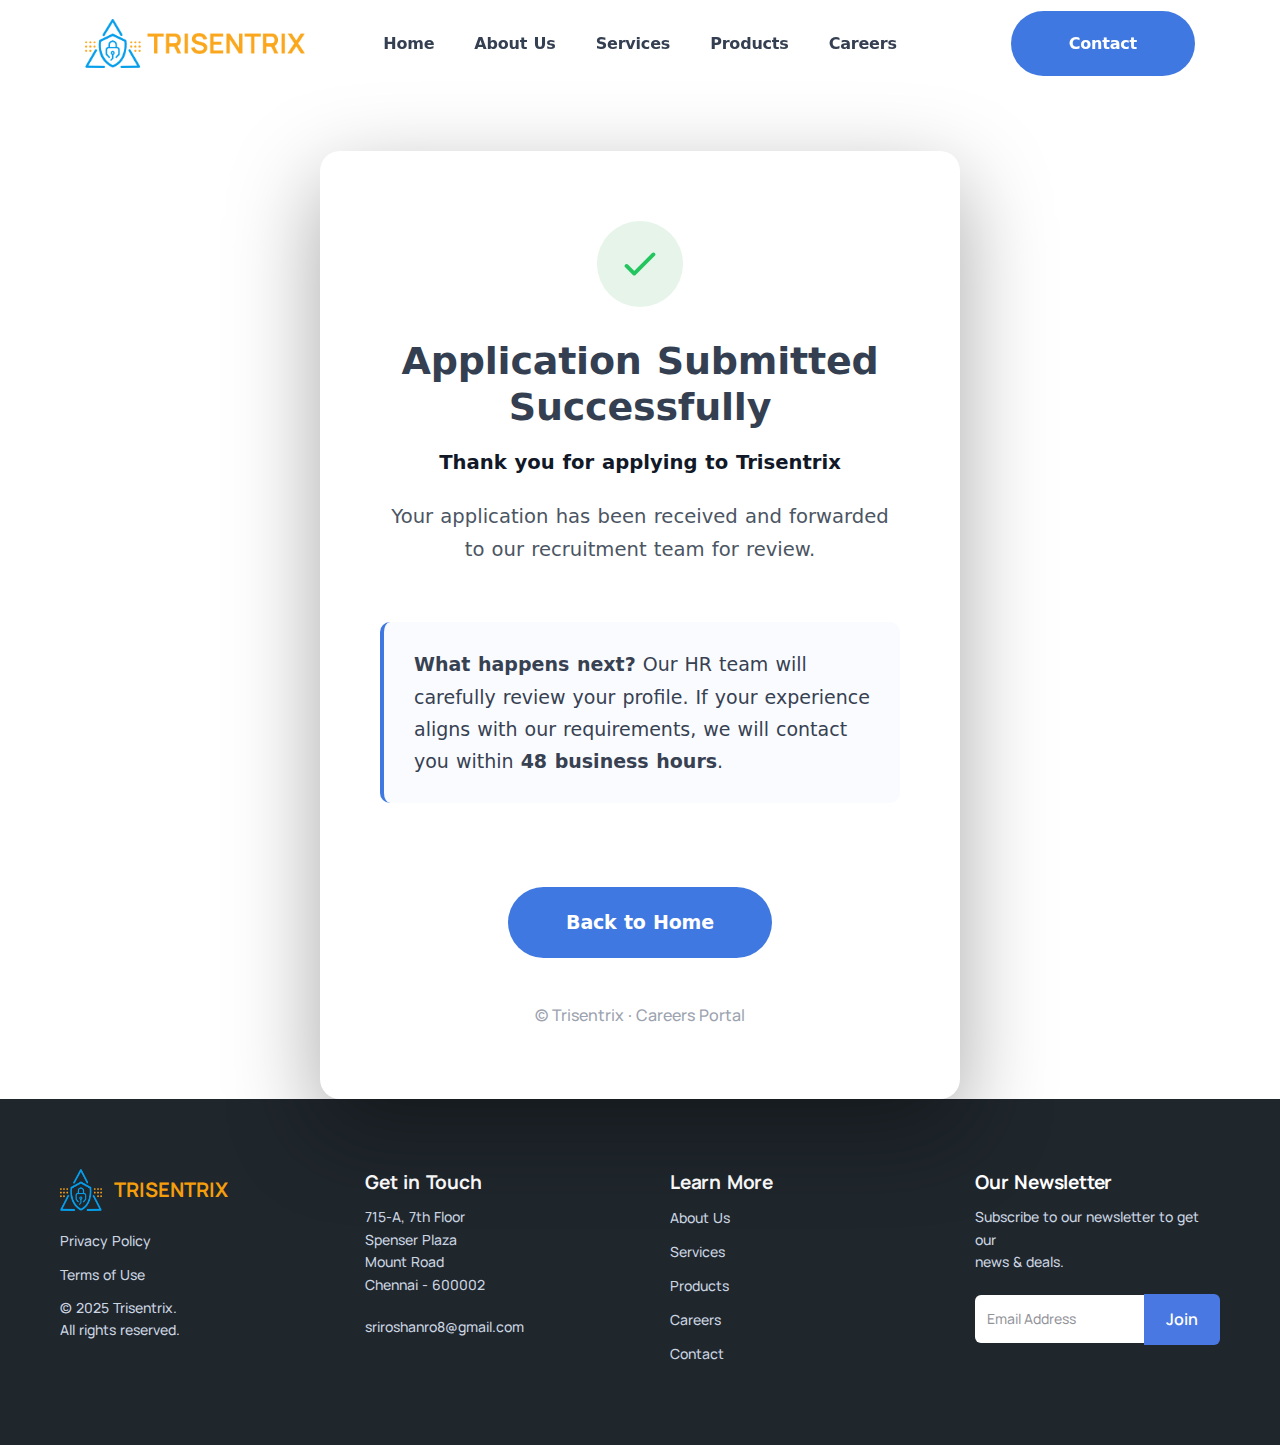
<file: thankyou.html>
<!DOCTYPE html>
<html lang="en">
  <head>
    <meta charset="UTF-8" />
    <meta name="viewport" content="width=device-width, initial-scale=1.0" />

    <title>Application Submitted | Trisentrix Careers</title>
    <meta
      name="description"
      content="Thank you for applying at Trisentrix. Our recruitment team will review your application shortly."
    />

    <link
      href="https://cdn.jsdelivr.net/npm/bootstrap@5.3.3/dist/css/bootstrap.min.css"
      rel="stylesheet"
    />
    <link
      rel="stylesheet"
      type="text/css"
      href="./assets/fonts/unicons/unicons.css"
    />
    <link rel="stylesheet" href="./assets/css/plugins.css" />
    <link rel="stylesheet" href="./style.css" />

    <style>
      body {
        margin: 0;
        font-family: "Segoe UI", system-ui, Arial, sans-serif;
        color: #1f2937;
        min-height: 100vh;
        background: #ffffff;
      }

      /* ================= HEADER ================= */
      .header {
        max-width: 1200px;
        margin: 0 auto;
        padding: 18px 24px;
        display: flex;
        align-items: center;
        justify-content: space-between;
        position: relative;
        background: #ffffff;
        border-bottom: 1px solid #e5e7eb;
        color: #111;
      }

      /* Aggressive touch/link reset to prevent blue flash on mobile browsers */
      html,
      body,
      header,
      .header,
      a,
      .contact-btn,
      .site-footer a {
        -webkit-tap-highlight-color: transparent !important;
        tap-highlight-color: transparent !important;
        -webkit-touch-callout: none !important;
        -webkit-user-select: none !important;
        user-select: none !important;
        touch-action: manipulation !important;
      }

      /* Force link color and remove focus outlines that can appear after touch */
      a,
      .contact-btn {
        background: transparent !important;
        outline: none !important;
        box-shadow: none !important;
        -webkit-focus-ring-color: rgba(0, 0, 0, 0) !important;
      }

      /* Also clear any :active/:focus visual changes (some browsers still apply styles) */
      a:active,
      a:focus,
      .contact-btn:active,
      .contact-btn:focus {
        color: #0f172a !important;
        background: transparent !important;
        outline: none !important;
        -webkit-tap-highlight-color: transparent !important;
      }

      /* Restore footer link color specifically (undo earlier aggressive override) */
      .site-footer a {
        color: #cbd5e1 !important;
        text-decoration: none !important;
      }
      .site-footer a:hover {
        color: #3f78e0 !important;
      }

      /* Ensure header Contact button remains blue and white text (override aggressive rules) */
      .contact-btn {
        background: #3f78e0 !important;
        color: #ffffff !important;
        padding: 10px 22px !important;
        border-radius: 999px !important;
        text-decoration: none !important;
        display: inline-block !important;
        font-weight: 600 !important;
        box-shadow: none !important;
        outline: none !important;
      }

      .contact-btn:hover,
      .contact-btn:focus,
      .contact-btn:active {
        background: #3564c7 !important;
        color: #ffffff !important;
      }

      /* Ensure primary .btn (Back to Home) uses site blue and white text */
      .btn {
        background: #3f78e0 !important;
        color: #ffffff !important;
        padding: 0.85rem 2.8rem !important;
        border-radius: 999px !important;
        text-decoration: none !important;
        display: inline-block !important;
        font-weight: 600 !important;
        box-shadow: none !important;
        outline: none !important;
      }

      .btn:hover,
      .btn:focus,
      .btn:active {
        background: #3564c7 !important;
        color: #ffffff !important;
      }

      .header img {
        width: 200px;
        height: auto;
        max-height: 100px;
        object-fit: contain;
        display: block;
        flex-shrink: 0;
      }

      .nav a:hover,
      .nav a:focus,
      .nav a:active {
        color: #3f78e0 !important;
      }

      .contact-btn {
        padding: 10px 22px;
        background: #3f78e0;
        color: #ffffff;
        border-radius: 999px;
        text-decoration: none;
        font-size: 14px;
        font-weight: 600;
      }

      /* ================= MAIN ================= */
      .page-container {
        min-height: auto;
        display: block;
        align-items: center;
        justify-content: center;
        padding-top: 70px;
      }

      .card {
        background: #ffffff;
        max-width: 640px;
        width: 100%;
        border-radius: 20px;
        margin: 0 auto;
        padding: 3.5rem 3rem;
        text-align: center;
        color: #1f2937;
        box-shadow: 0 30px 90px rgba(0, 0, 0, 0.35);
        animation: fadeInUp 0.6s ease;
      }

      .success-icon {
        width: 86px;
        height: 86px;
        margin: 0 auto 1.6rem;
        border-radius: 50%;
        background: #e6f4ea;
        display: flex;
        align-items: center;
        justify-content: center;
      }

      .success-icon svg {
        width: 46px;
        height: 46px;
        color: #22c55e;
      }

      h1 {
        font-size: 1.9rem;
        font-weight: 800;
        margin-bottom: 0.8rem;
      }

      p {
        font-size: 0.98rem;
        line-height: 1.7;
        color: #4b5563;
        margin-bottom: 1rem;
      }

      .highlight {
        color: #111827;
        font-weight: 600;
      }

      .info-box {
        background: #f9fbff;
        border-left: 4px solid #3f78e0;
        border-radius: 10px;
        padding: 1.3rem 1.5rem;
        margin: 1.8rem 0;
        text-align: left;
        font-size: 0.95rem;
        color: #374151;
      }

      .actions {
        margin-top: 2.4rem;
      }

      .btn {
        display: inline-block;
        background: #3f78e0;
        color: #ffffff;
        padding: 0.85rem 2.8rem;
        border-radius: 999px;
        font-size: 0.95rem;
        font-weight: 600;
        text-decoration: none;
      }

      footer {
        margin-top: 2.2rem;
        font-size: 0.8rem;
        color: #9ca3af;
      }

      /* ================= FOOTER ================= */
      .site-footer {
        background: #1f262c;
        padding: 70px 60px;
        font-family: Manrope, ui-sans-serif, system-ui, sans-serif !important;
      }

      /* ✅ FIX: Footer headings color */
      .site-footer h4 {
        color: #ffffff;
      }

      .footer-grid {
        display: grid;
        grid-template-columns: repeat(4, 1fr);
        gap: 60px;
        max-width: 1200px;
        margin: auto;
      }

      .footer-logo {
        display: flex;
        align-items: center;
        gap: 12px;
        font-size: 20px;
        font-weight: 700;
        color: #f59e0b;
        margin-bottom: 18px;
      }

      .footer-logo img {
        width: 42px;
        height: 42px;
      }

      .site-footer a {
        color: #cbd5e1;
        text-decoration: none;
        display: block;
        margin-bottom: 10px;
        font-size: 14px;
      }

      .site-footer p {
        color: #cbd5e1;
        font-size: 14px;
        line-height: 1.6;
      }

      .newsletter {
        display: flex;
        margin-top: 14px;
        align-items: center;
        width: 100%;
      }

      .newsletter input {
        padding: 12px;
        width: 100%;
        border: none;
        border-radius: 6px 0 0 6px;
        box-sizing: border-box;
        outline: none;
        font-size: 14px;
        background: white;
      }

      .newsletter button {
        padding: 12px 22px;
        background: #4a78e3;
        border: none;
        color: #ffffff;
        font-weight: 600;
        border-radius: 0 6px 6px 0;
        cursor: pointer;
      }
      .navbar .nav-link.active {
        background: transparent !important;
        box-shadow: none !important;
      }

      @keyframes fadeInUp {
        from {
          opacity: 0;
          transform: translateY(16px);
        }
        to {
          opacity: 1;
          transform: translateY(0);
        }
      }

      /* ================= RESPONSIVE ================= */
      @media (max-width: 900px) {
        .footer-grid {
          grid-template-columns: 1fr 1fr;
        }
      }

      @media (max-width: 600px) {
        .header {
          flex-direction: column;
          gap: 16px;
        }

        .nav {
          position: static;
          transform: none;
          flex-wrap: wrap;
          justify-content: center;
        }

        .footer-grid {
          grid-template-columns: 1fr;
        }
      }
    </style>
  </head>

  <body>
    <header>
      <nav class="navbar navbar-expand-lg center-nav transparent navbar-light">
        <div
          class="container xl:!flex-row lg:!flex-row !flex-nowrap items-center"
        >
          <div class="navbar-brand w-full">
            <a href="./index.html">
              <img
                src="./assets/img/trise/logo.png"
                srcset="./assets/img/trise/logo.png 2x"
                alt="image"
                width="220"
              />
            </a>
          </div>
          <div class="navbar-collapse offcanvas offcanvas-nav offcanvas-start">
            <div
              class="offcanvas-header xl:!hidden lg:!hidden flex items-center justify-between flex-row p-6"
            >
              <h3
                class="!text-white xl:!text-[1.5rem] !text-[calc(1.275rem_+_0.3vw)] !mb-0"
              >
                Trisentrix
              </h3>
              <button
                type="button"
                class="btn-close btn-close-white !mr-[-0.75rem] m-0 p-0 leading-none !text-[#343f52] transition-all duration-[0.2s] ease-in-out border-0 motion-reduce:transition-none before:text-[1.05rem] before:text-white before:content-['\ed3b'] before:w-[1.8rem] before:h-[1.8rem] before:leading-[1.8rem] before:shadow-none before:transition-[background] before:duration-[0.2s] before:ease-in-out before:!flex before:justify-center before:items-center before:m-0 before:p-0 before:rounded-[100%] hover:no-underline bg-inherit before:bg-[rgba(255,255,255,.08)] before:font-Unicons hover:before:bg-[rgba(0,0,0,.11)]"
                data-bs-dismiss="offcanvas"
                aria-label="Close"
              ></button>
            </div>
            <div
              class="offcanvas-body xl:!ml-auto lg:!ml-auto flex flex-col !h-full"
            >
              <ul class="navbar-nav">
                <li class="nav-item">
                  <a class="nav-link" href="index.html">Home</a>
                </li>
                <li class="nav-item">
                  <a class="nav-link" href="./about.html">About Us</a>
                </li>
                <li class="nav-item">
                  <a class="nav-link" href="services.html">Services</a>
                </li>
                <li class="nav-item">
                  <a class="nav-link" href="product.html">Products</a>
                </li>
                <li class="nav-item">
                  <a class="nav-link" href="career.html">Careers</a>
                </li>
              </ul>
              <!-- /.navbar-nav -->
              <div class="offcanvas-footer xl:!hidden lg:!hidden">
                <div>
                  <a href="mailto:first.last@email.com" class="link-inverse"
                    >contactus@trisentrix.com</a
                  >
                  <br />
                  <br />
                  <nav class="nav social social-white !mt-4">
                    <a
                      class="!text-[#cacaca] text-[1rem] transition-all duration-[0.2s] ease-in-out translate-y-0 motion-reduce:transition-none hover:translate-y-[-0.15rem] m-[0_.7rem_0_0]"
                      href="#"
                      ><i
                        class="uil uil-twitter before:content-['\ed59'] !text-white text-[1rem]"
                      ></i
                    ></a>
                    <a
                      class="!text-[#cacaca] text-[1rem] transition-all duration-[0.2s] ease-in-out translate-y-0 motion-reduce:transition-none hover:translate-y-[-0.15rem] m-[0_.7rem_0_0]"
                      href="#"
                      ><i
                        class="uil uil-facebook-f before:content-['\eae2'] !text-white text-[1rem]"
                      ></i
                    ></a>
                    <a
                      class="!text-[#cacaca] text-[1rem] transition-all duration-[0.2s] ease-in-out translate-y-0 motion-reduce:transition-none hover:translate-y-[-0.15rem] m-[0_.7rem_0_0]"
                      href="#"
                      ><i
                        class="uil uil-dribbble before:content-['\eaa2'] !text-white text-[1rem]"
                      ></i
                    ></a>
                    <a
                      class="!text-[#cacaca] text-[1rem] transition-all duration-[0.2s] ease-in-out translate-y-0 motion-reduce:transition-none hover:translate-y-[-0.15rem] m-[0_.7rem_0_0]"
                      href="#"
                      ><i
                        class="uil uil-instagram before:content-['\eb9c'] !text-white text-[1rem]"
                      ></i
                    ></a>
                    <a
                      class="!text-[#cacaca] text-[1rem] transition-all duration-[0.2s] ease-in-out translate-y-0 motion-reduce:transition-none hover:translate-y-[-0.15rem] m-[0_.7rem_0_0]"
                      href="#"
                      ><i
                        class="uil uil-youtube before:content-['\edb5'] !text-white text-[1rem]"
                      ></i
                    ></a>
                  </nav>
                  <!-- /.social -->
                </div>
              </div>
              <!-- /.offcanvas-footer -->
            </div>
            <!-- /.offcanvas-body -->
          </div>
          <!-- /.navbar-collapse -->
          <div class="navbar-other w-full !flex !ml-auto">
            <ul class="navbar-nav !flex-row !items-center !ml-auto">
              <!-- <li class="nav-item dropdown language-select uppercase group">
                <a class="nav-link dropdown-item dropdown-toggle" href="#" role="button" data-bs-toggle="dropdown" aria-haspopup="true" aria-expanded="false">En</a>
                <ul class="dropdown-menu group-hover:shadow-[0_0.25rem_0.75rem_rgba(30,34,40,0.15)]">
                  <li class="nav-item"><a class="dropdown-item hover:!text-[#3f78e0] hover:bg-[inherit] " href="#">En</a></li>
                  <li class="nav-item"><a class="dropdown-item hover:!text-[#3f78e0] hover:bg-[inherit] " href="#">De</a></li>
                  <li class="nav-item"><a class="dropdown-item hover:!text-[#3f78e0] hover:bg-[inherit] " href="#">Es</a></li>
                </ul>
              </li> -->
              <li class="nav-item hidden xl:block lg:block md:block">
                <a
                  href="./contact.html"
                  class="btn btn-sm btn-primary !text-white !bg-[#3f78e0] border-[#3f78e0] hover:text-white hover:bg-[#3f78e0] hover:!border-[#3f78e0] active:text-white active:bg-[#3f78e0] active:border-[#3f78e0] disabled:text-white disabled:bg-[#3f78e0] disabled:border-[#3f78e0] !rounded-[50rem] hover:translate-y-[-0.15rem] hover:shadow-[0_0.25rem_0.75rem_rgba(30,34,40,0.15)]"
                  >Contact</a
                >
              </li>
              <li class="nav-item xl:!hidden lg:!hidden">
                <button class="hamburger offcanvas-nav-btn">
                  <span></span>
                </button>
              </li>
            </ul>
            <!-- /.navbar-nav -->
          </div>
          <!-- /.navbar-other -->
        </div>
        <!-- /.container -->
      </nav>
      <!-- /.navbar -->
    </header>
    <!-- /header -->

    <!-- MAIN -->
    <div class="page-container">
      <div class="card">
        <div class="success-icon">
          <svg fill="none" viewBox="0 0 24 24" stroke="currentColor">
            <path
              stroke-linecap="round"
              stroke-linejoin="round"
              stroke-width="2"
              d="M5 13l4 4L19 7"
            />
          </svg>
        </div>

        <h1>Application Submitted Successfully</h1>

        <p>
          <span class="highlight">Thank you for applying to Trisentrix</span>
        </p>

        <p>
          Your application has been received and forwarded to our recruitment
          team for review.
        </p>

        <div class="info-box">
          <strong>What happens next?</strong>
          Our HR team will carefully review your profile. If your experience
          aligns with our requirements, we will contact you within
          <strong>48 business hours</strong>.
        </div>

        <div class="actions">
          <a href="index.html" class="btn">Back to Home</a>
        </div>

        <footer>© Trisentrix · Careers Portal</footer>
      </div>
    </div>

    <!-- FOOTER -->
    <div class="site-footer">
      <div class="footer-grid">
        <div>
          <div class="footer-logo">
            <img src="assets/img/favicon.png" alt="Trisentrix Logo" />
            TRISENTRIX
          </div>
          <a href="#">Privacy Policy</a>
          <a href="#">Terms of Use</a>
          <p>© 2025 Trisentrix.<br />All rights reserved.</p>
        </div>

        <div>
          <h4>Get in Touch</h4>
          <p>
            715-A, 7th Floor<br />
            Spenser Plaza<br />
            Mount Road<br />
            Chennai - 600002
          </p>
          <p>sriroshanro8@gmail.com</p>
        </div>
        <div>
          <h4>Learn More</h4>
          <a href="about.html">About Us</a>
          <a href="services.html">Services</a>
          <a href="product.html">Products</a>
          <a href="career.html">Careers</a>
          <a href="contact.html">Contact</a>
        </div>

        <div>
          <h4>Our Newsletter</h4>
          <p>Subscribe to our newsletter to get our<br />news & deals.</p>
          <div class="newsletter">
            <input placeholder="Email Address" />
            <button>Join</button>
          </div>
        </div>
      </div>
    </div>

    <script src="./assets/js/plugins.js"></script>
    <script src="./assets/js/theme.js"></script>
    <script src="https://cdn.jsdelivr.net/npm/bootstrap@5.3.3/dist/js/bootstrap.bundle.min.js"></script>
  </body>
</html>
</file>
<file: assets/fonts/unicons/unicons.css>
@font-face {
	font-family:Unicons;
	src:url(./Unicons.woff2) format("woff2"),url(./Unicons.woff) format("woff");
	font-weight:400;
	font-style:normal;
	font-display:block
}
@font-face {
	font-family:Custom;
	src:url(../custom/Custom.woff2) format("woff2"),url(../custom/Custom.woff) format("woff");
	font-weight:400;
	font-style:normal;
	font-display:block
}
</file>
